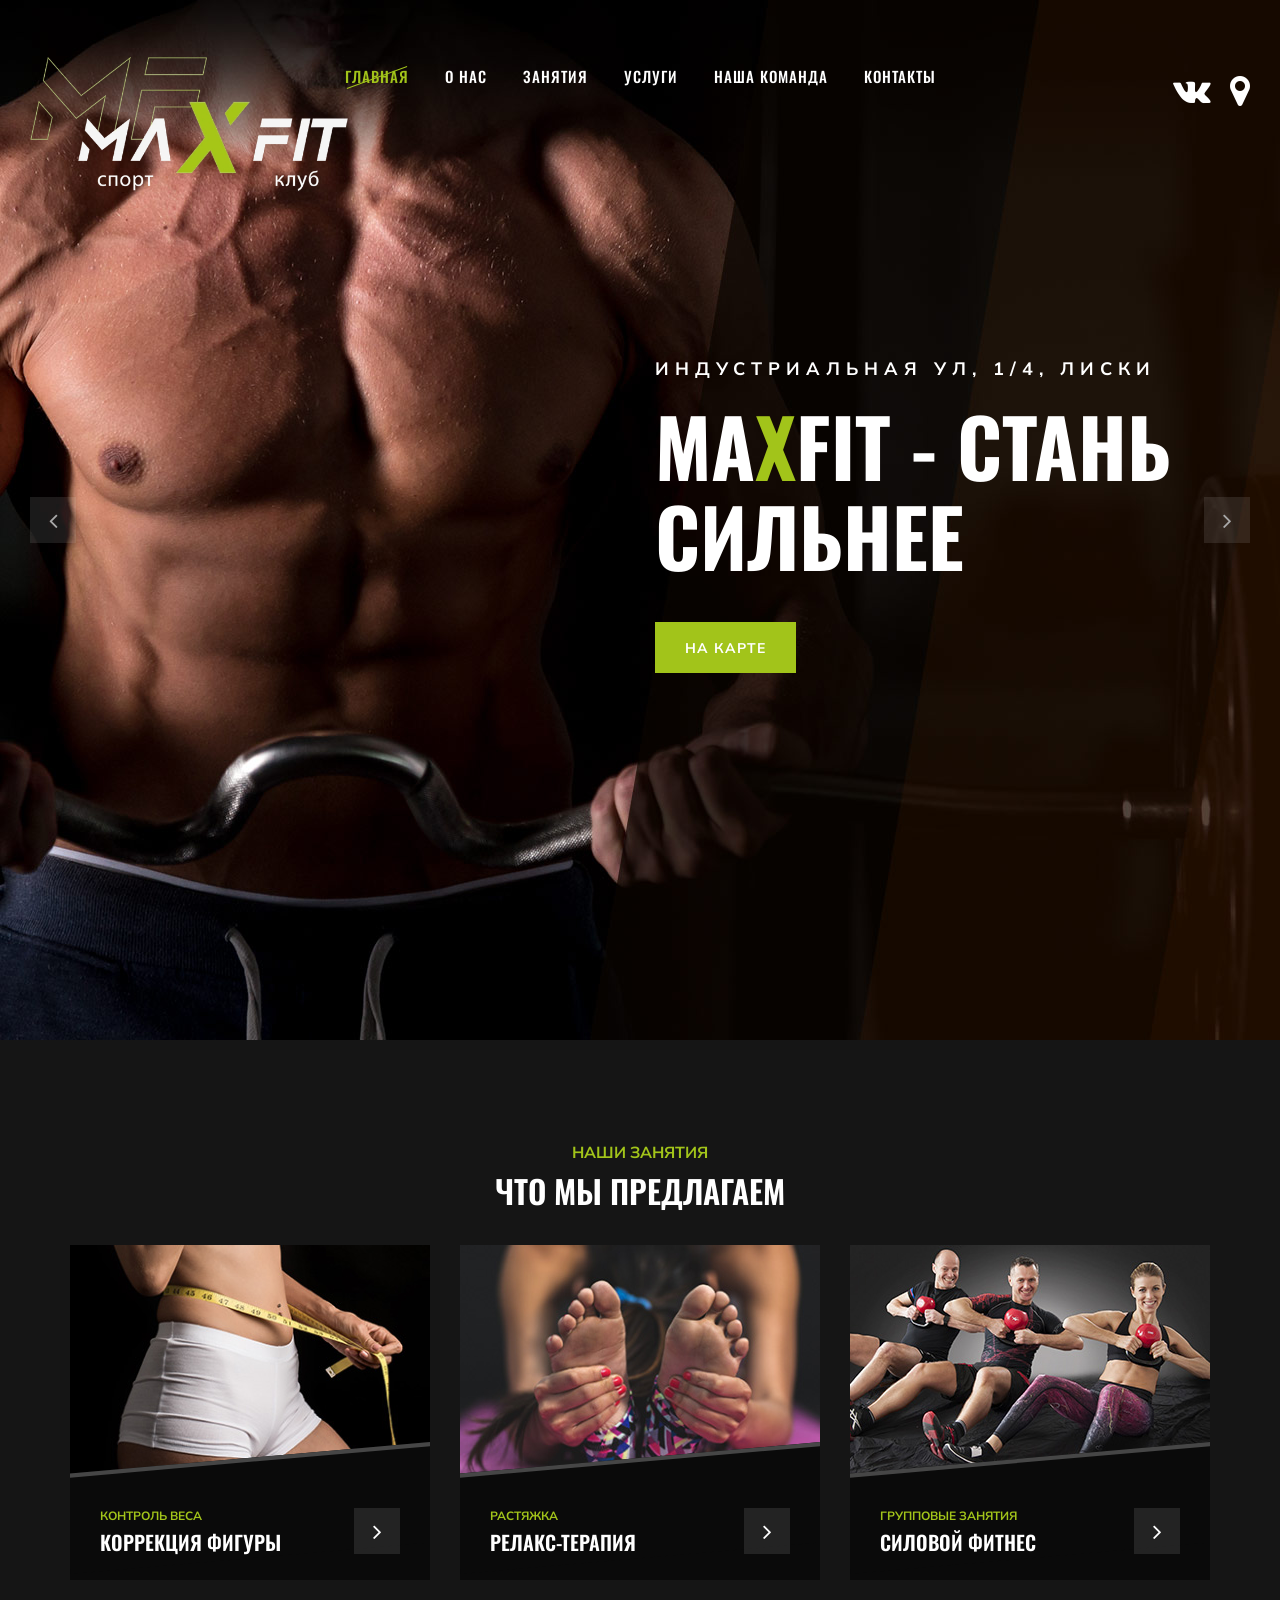
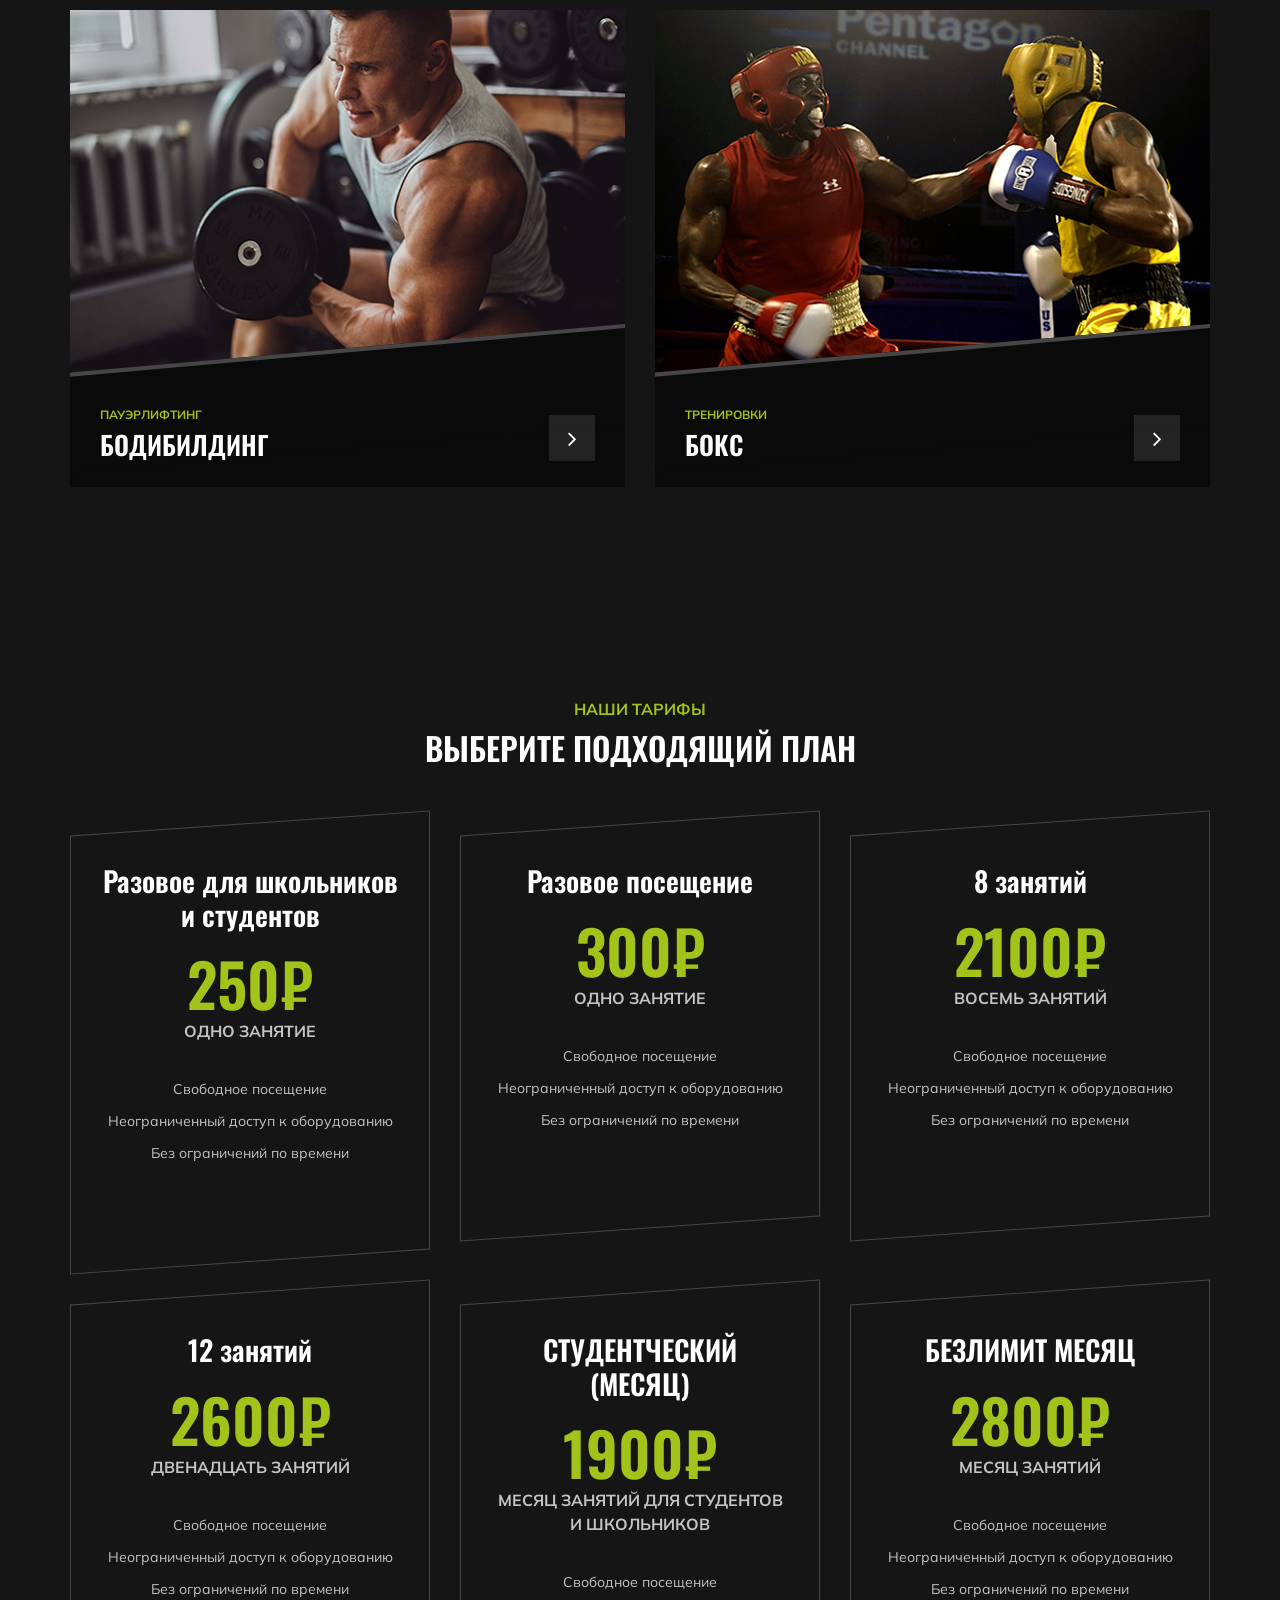
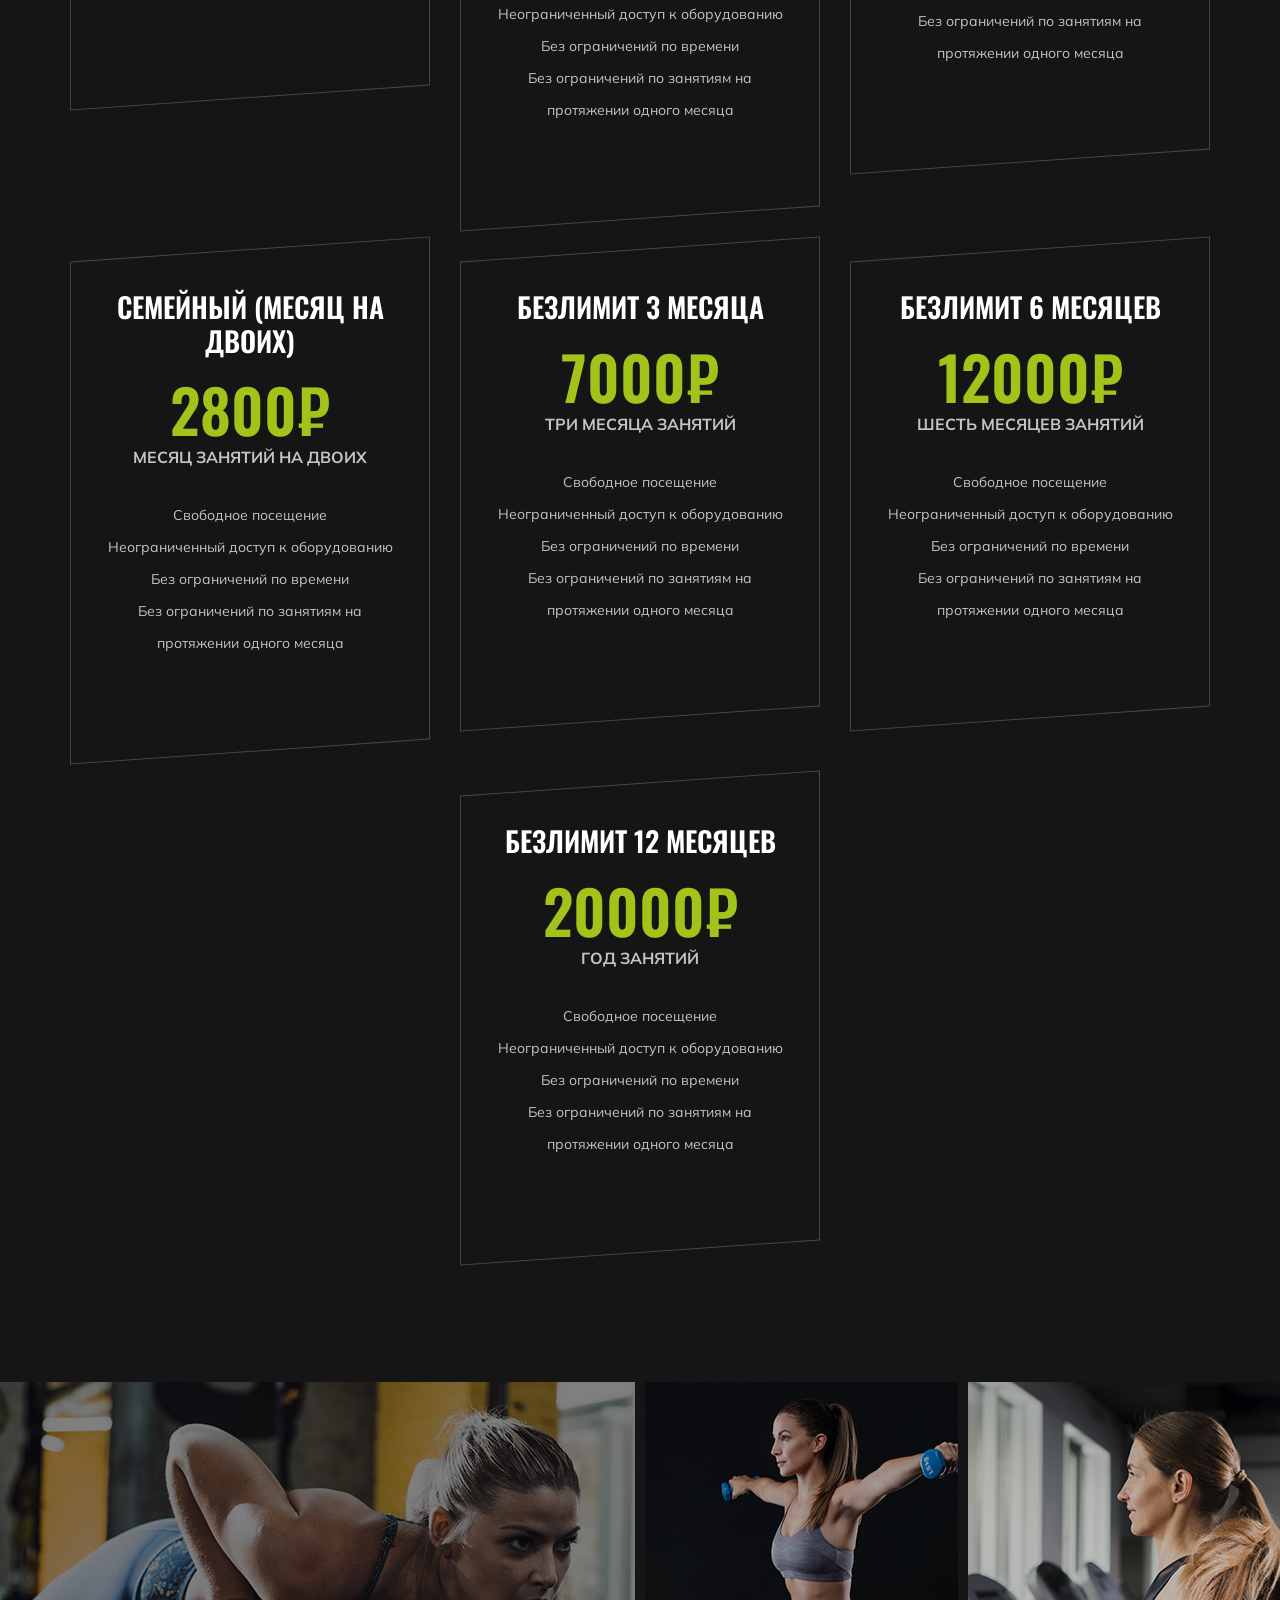
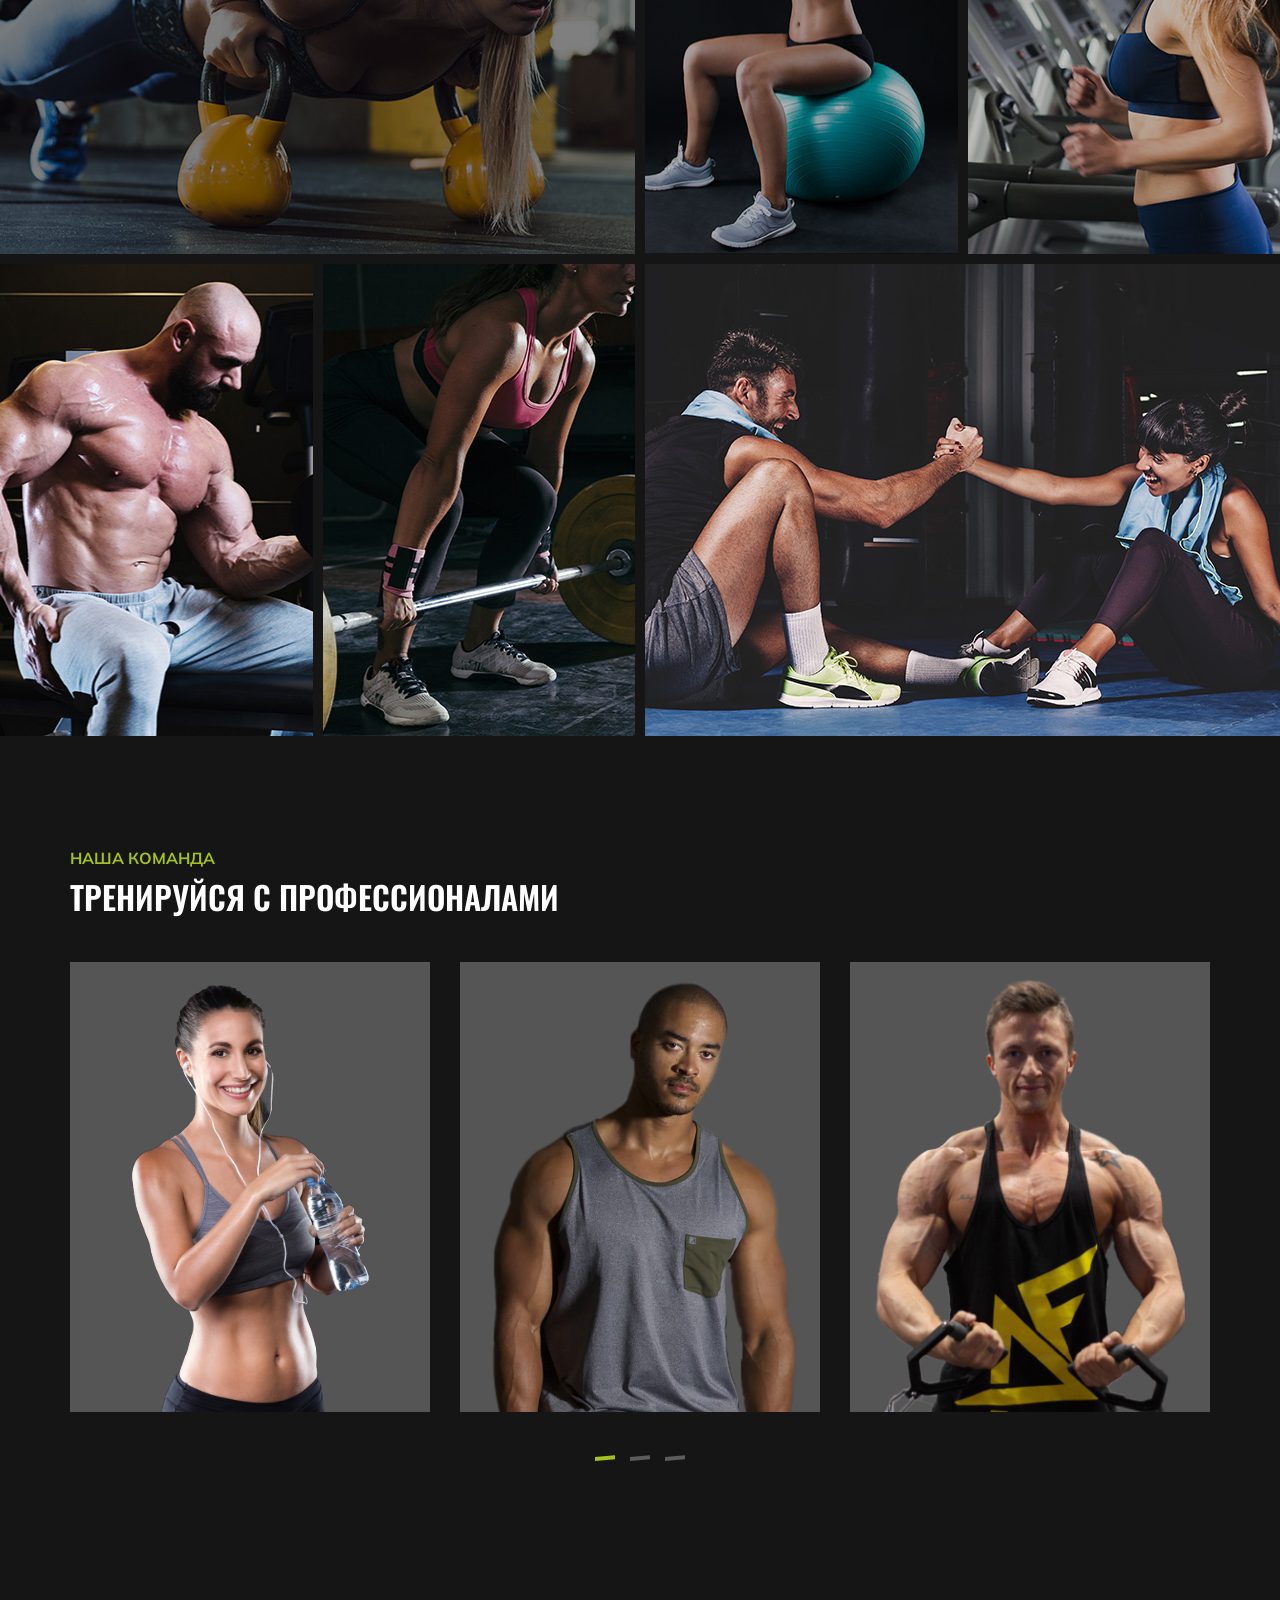
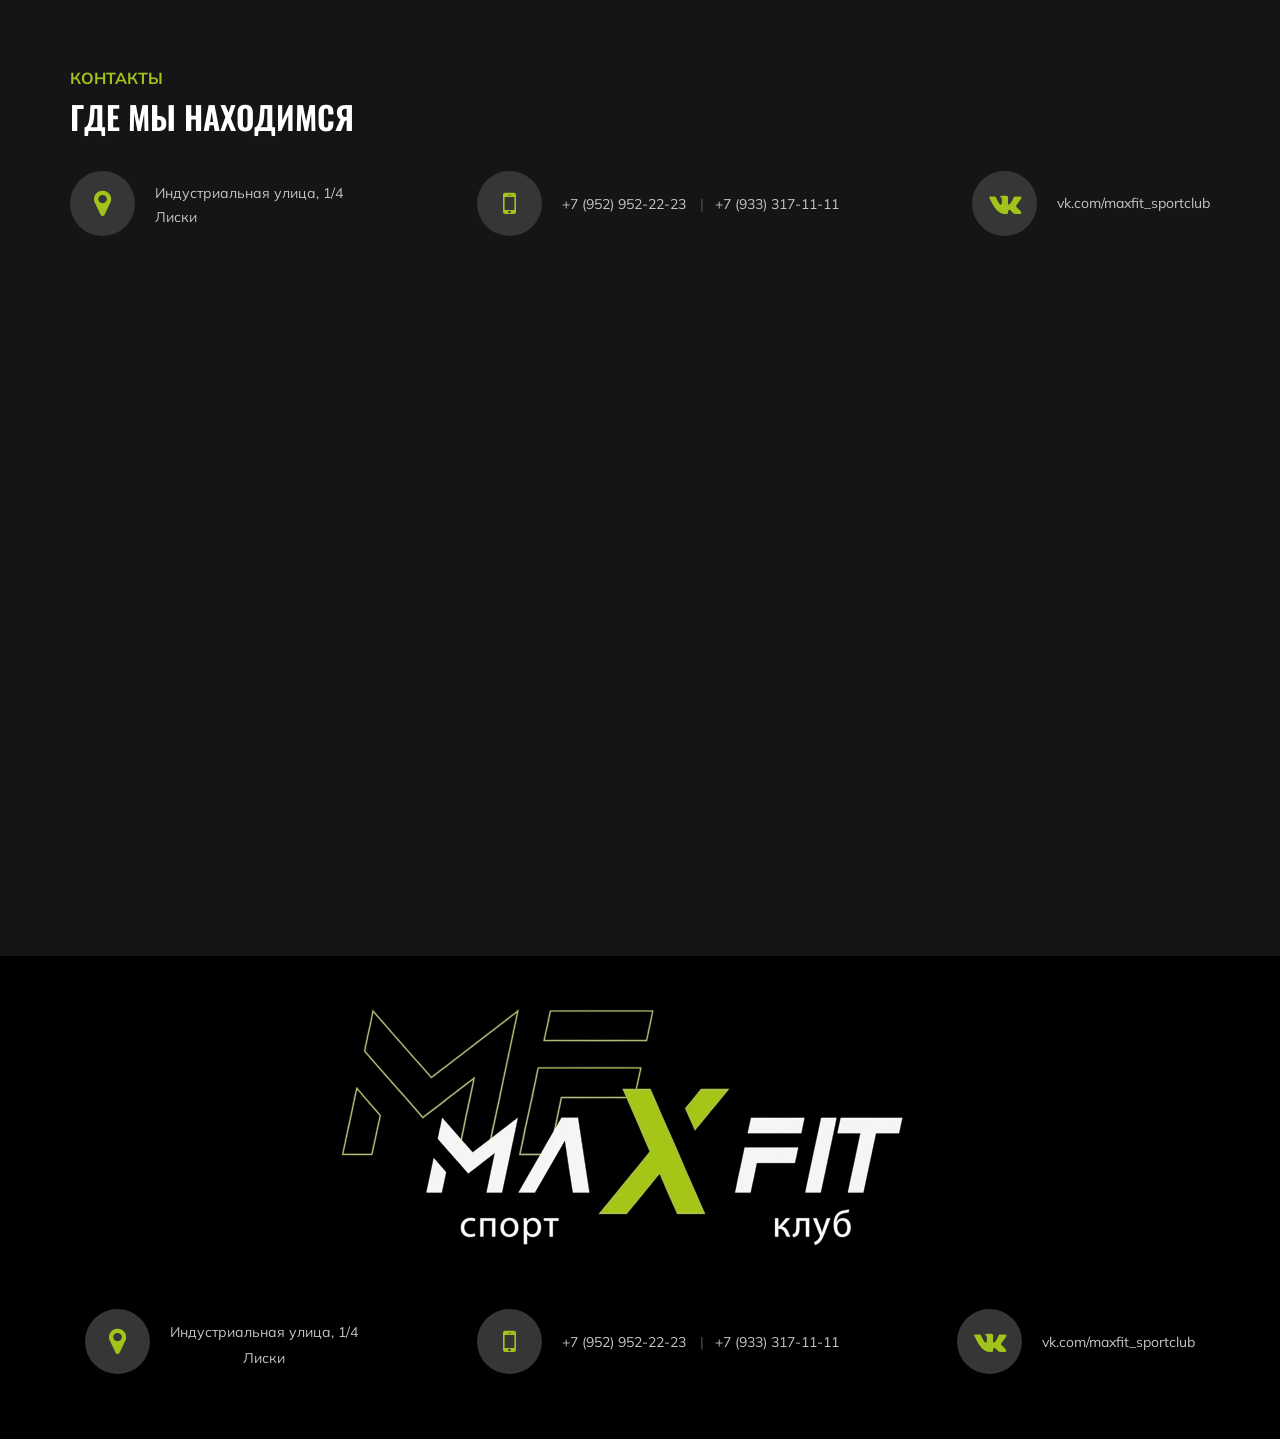
<file: index.html>
<!DOCTYPE html>
<html lang="zxx">

<head>
    <meta charset="UTF-8">
    <meta name="description" content="Шаблон спортзала">
    <meta name="keywords" content="Спортзал, фитнес, тренировки, html">
    <meta name="viewport" content="width=device-width, initial-scale=1.0">
    <meta http-equiv="X-UA-Compatible" content="ie=edge">
    <title>MaxFit Лиски</title>
    <link rel="icon" type="image/png" href="img/fa.png">

    <!-- Google Font -->
    <link href="https://fonts.googleapis.com/css?family=Muli:300,400,500,600,700,800,900&display=swap" rel="stylesheet">
    <link href="https://fonts.googleapis.com/css?family=Oswald:300,400,500,600,700&display=swap" rel="stylesheet">

    <!-- Css Styles -->
    <link rel="stylesheet" href="css/bootstrap.min.css" type="text/css">
    <link rel="stylesheet" href="css/font-awesome.min.css" type="text/css">
    <link rel="stylesheet" href="css/flaticon.css" type="text/css">
    <link rel="stylesheet" href="css/owl.carousel.min.css" type="text/css">
    <link rel="stylesheet" href="css/barfiller.css" type="text/css">
    <link rel="stylesheet" href="css/magnific-popup.css" type="text/css">
    <link rel="stylesheet" href="css/slicknav.min.css" type="text/css">
    <link rel="stylesheet" href="css/style.css" type="text/css">
</head>

<body>
    <!-- Page Preloder -->
    <div id="preloder">
        <div class="loader"></div>
    </div>

    <!-- Offcanvas Menu Section Begin -->
    <div class="offcanvas-menu-overlay"></div>
    <div class="offcanvas-menu-wrapper">
        <div class="canvas-close">
            <i class="fa fa-close"></i>
        </div>
        <div class="canvas-search search-switch">
            <i class="fa fa-search"></i>
        </div>
        <nav class="canvas-menu mobile-menu">
            <ul>
                <li><a href="./index.html">Главная</a></li>
                <li><a href="./about-us.html">О нас</a></li>
                <li><a href="./classes.html">Занятия</a></li>
                <li><a href="./services.html">Услуги</a></li>
                <li><a href="./team.html">Наша команда</a></li>
                <li><a href="#">Страницы</a>
                    <ul class="dropdown">
                        <li><a href="./about-us.html">О нас</a></li>
                        <li><a href="./class-timetable.html">Расписание занятий</a></li>
                        <li><a href="./bmi-calculator.html">Калькулятор ИМТ</a></li>
                        <li><a href="./team.html">Наша команда</a></li>
                        <li><a href="./gallery.html">Галерея</a></li>
                        <li><a href="./blog.html">Наш блог</a></li>
                        <li><a href="./404.html">404</a></li>
                    </ul>
                </li>
                <li><a href="./contact.html">Контакты</a></li>
            </ul>
        </nav>
        <div id="mobile-menu-wrap"></div>
        <div class="canvas-social">
            <a href="#"><i class="fa fa-facebook"></i></a>
            <a href="#"><i class="fa fa-twitter"></i></a>
            <a href="#"><i class="fa fa-youtube-play"></i></a>
            <a href="#"><i class="fa fa-instagram"></i></a>
        </div>
    </div>
         <!-- Offcanvas Menu Section End -->

    <!-- Header Section Begin -->
    <header class="header-section">
        <div class="container-fluid">
            <div class="row">
                <div class="col-lg-3">
                    <div class="logo">
                        <a href="./index.html">
                            <img src="img/logo.png" alt="">
                        </a>
                    </div>
                </div>
                <div class="col-lg-6">
                    <nav class="nav-menu">
                        <ul>
                            <li class="active"><a href="./index.html">Главная</a></li>
                            <li><a href="./about-us.html">О нас</a></li>
                            <li><a href="./class-details.html">Занятия</a></li>
                            <li><a href="./services.html">Услуги</a></li>
                            <li><a href="./team.html">Наша команда</a></li>
                            <li><a href="./contact.html">Контакты</a></li>
                        </ul>
                    </nav>
                </div>
                <div class="col-lg-3">
                    <div class="top-option">
                        <div class="to-social">
                            <a href="https://vk.com/maxfit_sportclub" target="_blank">
                                <i class="fa fa-vk"></i>
                            </a>
                            <a href="https://yandex.ru/maps/-/CPCFrOp4" target="_blank"><i class="fa fa-map-marker"></i></a>
                        </div>
                    </div>
                </div>
            </div>
            <div class="canvas-open">
                <i class="fa fa-bars"></i>
            </div>
        </div>
    </header>
    <!-- Header End -->

    <!-- Hero Section Begin -->
    <section class="hero-section">
        <div class="hs-slider owl-carousel">
            <div class="hs-item set-bg" data-setbg="img/hero/hero-1.jpg">
                <div class="container">
                    <div class="row">
                        <div class="col-lg-6 offset-lg-6">
                            <div class="hi-text">
                                <span>Индустриальная ул, 1/4, Лиски</span>
                                <h1>ma<strong>X</strong>fit - стань сильнее</h1>
                                <a href="#contact" class="primary-btn">На карте</a>
                            </div>
                        </div>
                    </div>
                </div>
            </div>
            <div class="hs-item set-bg" data-setbg="img/hero/hero-2.jpg">
                <div class="container">
                    <div class="row">
                        <div class="col-lg-6 offset-lg-6">
                            <div class="hi-text">
                                <span>Индустриальная ул, 1/4, Лиски</span>
                                <h1>ma<strong>X</strong>fit - стань сильнее</h1>
                                <a href="#contact" class="primary-btn">На карте</a>
                            </div>
                        </div>
                    </div>
                </div>
            </div>
        </div>
    </section>
    <!-- Hero Section End -->



    <section class="classes-section spad">
        <div class="container">
            <div class="row">
                <div class="col-lg-12">
                    <div class="section-title">
                        <span>Наши занятия</span>
                        <h2>ЧТО МЫ ПРЕДЛАГАЕМ</h2>
                    </div>
                </div>
            </div>
            <div class="row">
                <div class="col-lg-4 col-md-6">
                    <div class="class-item">
                        <div class="ci-pic">
                            <img src="img/classes/class-1.jpg" alt="">
                        </div>
                        <div class="ci-text">
                            <span>Контроль веса</span>
                            <h5>Коррекция фигуры</h5>
                            <a href="#"><i class="fa fa-angle-right"></i></a>
                        </div>
                    </div>
                </div>
                <div class="col-lg-4 col-md-6">
                    <div class="class-item">
                        <div class="ci-pic">
                            <img src="img/classes/class-2.jpg" alt="">
                        </div>
                        <div class="ci-text">
                            <span>Растяжка</span>
                            <h5>Релакс-терапия</h5>
                            <a href="#"><i class="fa fa-angle-right"></i></a>
                        </div>
                    </div>
                </div>
                <div class="col-lg-4 col-md-6">
                    <div class="class-item">
                        <div class="ci-pic">
                            <img src="img/classes/class-3.jpg" alt="">
                        </div>
                        <div class="ci-text">
                            <span>Групповые занятия</span>
                            <h5>Силовой фитнес</h5>
                            <a href="#"><i class="fa fa-angle-right"></i></a>
                        </div>
                    </div>
                </div>
                <div class="col-lg-6 col-md-6">
                    <div class="class-item">
                        <div class="ci-pic">
                            <img src="img/classes/class-4.jpg" alt="">
                        </div>
                        <div class="ci-text">
                            <span>Пауэрлифтинг</span>
                            <h4>Бодибилдинг</h4>
                            <a href="#"><i class="fa fa-angle-right"></i></a>
                        </div>
                    </div>
                </div>
                <div class="col-lg-6">
                    <div class="class-item">
                        <div class="ci-pic">
                            <img src="img/classes/class-5.jpg" alt="">
                        </div>
                        <div class="ci-text">
                            <span>Тренировки</span>
                            <h4>Бокс</h4>
                            <a href="#"><i class="fa fa-angle-right"></i></a>
                        </div>
                    </div>
                </div>
            </div>
        </div>
    </section>
    
    
    <!-- Pricing Section Begin -->
    <section class="pricing-section spad">
        <div class="container">
            <div class="row">
                <div class="col-lg-12">
                    <div class="section-title">
                        <span>Наши тарифы</span>
                        <h2>Выберите подходящий план</h2>
                    </div>
                </div>
            </div>
            <div class="row justify-content-center">
                <div class="col-lg-4 col-md-8">
                    <div class="ps-item">
                        <h3>Разовое для школьников и студентов</h3>
                        <div class="pi-price">
                            <h2>250₽</h2>
                            <span>ОДНО ЗАНЯТИЕ</span>
                        </div>
                        <ul>
                            <li>Свободное посещение</li>
                            <li>Неограниченный доступ к оборудованию</li>
                            <li>Без ограничений по времени</li>
                        </ul>
                       <!--- <a href="#" class="primary-btn pricing-btn">Записаться</a> --->
                    </div>
                </div>
                <div class="col-lg-4 col-md-8">
                    <div class="ps-item">
                        <h3>Разовое посещение</h3>
                        <div class="pi-price">
                            <h2>300₽</h2>
                            <span>ОДНО ЗАНЯТИЕ</span>
                        </div>
                        <ul>
                            <li>Свободное посещение</li>
                            <li>Неограниченный доступ к оборудованию</li>
                            <li>Без ограничений по времени</li>
                        </ul>
                    </div>
                </div>            
                <div class="col-lg-4 col-md-8">
                    <div class="ps-item">
                        <h3>8 занятий</h3>
                        <div class="pi-price">
                            <h2>2100₽</h2>
                            <span>ВОСЕМЬ ЗАНЯТИЙ</span>
                        </div>
                        <ul>
                            <li>Свободное посещение</li>
                            <li>Неограниченный доступ к оборудованию</li>
                            <li>Без ограничений по времени</li>
                        </ul>
                    </div>
                </div>
                <div class="col-lg-4 col-md-8">
                    <div class="ps-item">
                        <h3>12 занятий</h3>
                        <div class="pi-price">
                            <h2>2600₽</h2>
                            <span>ДВЕНАДЦАТЬ ЗАНЯТИЙ</span>
                        </div>
                        <ul>
                            <li>Свободное посещение</li>
                            <li>Неограниченный доступ к оборудованию</li>
                            <li>Без ограничений по времени</li>
                        </ul>
                    </div>
                </div>
                    <div class="col-lg-4 col-md-8">
                    <div class="ps-item">
                        <h3>СТУДЕНТЧЕСКИЙ (МЕСЯЦ)</h3>
                        <div class="pi-price">
                            <h2>1900₽</h2>
                            <span>МЕСЯЦ ЗАНЯТИЙ ДЛЯ СТУДЕНТОВ И ШКОЛЬНИКОВ</span>
                        </div>
                        <ul>
                            <li>Свободное посещение</li>
                            <li>Неограниченный доступ к оборудованию</li>
                            <li>Без ограничений по времени</li>
                            <li>Без ограничений по занятиям на протяжении одного месяца</li>
                        </ul>
                    </div>
                </div>
                <div class="col-lg-4 col-md-8">
                    <div class="ps-item">
                        <h3>БЕЗЛИМИТ МЕСЯЦ</h3>
                        <div class="pi-price">
                            <h2>2800₽</h2>
                            <span>МЕСЯЦ ЗАНЯТИЙ</span>
                        </div>
                        <ul>
                            <li>Свободное посещение</li>
                            <li>Неограниченный доступ к оборудованию</li>
                            <li>Без ограничений по времени</li>
                            <li>Без ограничений по занятиям на протяжении одного месяца</li>
                        </ul>
                    </div>
                </div>
                <div class="col-lg-4 col-md-8">
                    <div class="ps-item">
                        <h3>СЕМЕЙНЫЙ (МЕСЯЦ НА ДВОИХ)</h3>
                        <div class="pi-price">
                            <h2>2800₽</h2>
                            <span>МЕСЯЦ ЗАНЯТИЙ НА ДВОИХ</span>
                        </div>
                        <ul>
                            <li>Свободное посещение</li>
                            <li>Неограниченный доступ к оборудованию</li>
                            <li>Без ограничений по времени</li>
                            <li>Без ограничений по занятиям на протяжении одного месяца</li>
                        </ul>
                    </div>
                </div>
                <div class="col-lg-4 col-md-8">
                    <div class="ps-item">
                        <h3>БЕЗЛИМИТ 3 МЕСЯЦА</h3>
                        <div class="pi-price">
                            <h2>7000₽</h2>
                            <span>ТРИ МЕСЯЦА ЗАНЯТИЙ</span>
                        </div>
                        <ul>
                            <li>Свободное посещение</li>
                            <li>Неограниченный доступ к оборудованию</li>
                            <li>Без ограничений по времени</li>
                            <li>Без ограничений по занятиям на протяжении одного месяца</li>
                        </ul>
                    </div>
                </div>
                <div class="col-lg-4 col-md-8">
                    <div class="ps-item">
                        <h3>БЕЗЛИМИТ 6 МЕСЯЦЕВ</h3>
                        <div class="pi-price">
                            <h2>12000₽</h2>
                            <span>ШЕСТЬ МЕСЯЦЕВ ЗАНЯТИЙ</span>
                        </div>
                        <ul>
                            <li>Свободное посещение</li>
                            <li>Неограниченный доступ к оборудованию</li>
                            <li>Без ограничений по времени</li>
                            <li>Без ограничений по занятиям на протяжении одного месяца</li>
                        </ul>
                    </div>
                </div>
                <div class="col-lg-4 col-md-8">
                    <div class="ps-item">
                        <h3>БЕЗЛИМИТ 12 МЕСЯЦЕВ</h3>
                        <div class="pi-price">
                            <h2>20000₽</h2>
                            <span>ГОД ЗАНЯТИЙ</span>
                        </div>
                        <ul>
                            <li>Свободное посещение</li>
                            <li>Неограниченный доступ к оборудованию</li>
                            <li>Без ограничений по времени</li>
                            <li>Без ограничений по занятиям на протяжении одного месяца</li>
                        </ul>
                    </div>
                </div>
        </div>
    </section>
    <!-- Pricing Section End -->

    <!-- Gallery Section Begin -->
    <div class="gallery-section">
        <div class="gallery">
            <div class="grid-sizer"></div>
            <div class="gs-item grid-wide set-bg" data-setbg="img/gallery/gallery-1.jpg">
                <a href="img/gallery/gallery-1.jpg" class="thumb-icon image-popup"><i class="fa fa-picture-o"></i></a>
            </div>
            <div class="gs-item set-bg" data-setbg="img/gallery/gallery-2.jpg">
                <a href="img/gallery/gallery-2.jpg" class="thumb-icon image-popup"><i class="fa fa-picture-o"></i></a>
            </div>
            <div class="gs-item set-bg" data-setbg="img/gallery/gallery-3.jpg">
                <a href="img/gallery/gallery-3.jpg" class="thumb-icon image-popup"><i class="fa fa-picture-o"></i></a>
            </div>
            <div class="gs-item set-bg" data-setbg="img/gallery/gallery-4.jpg">
                <a href="img/gallery/gallery-4.jpg" class="thumb-icon image-popup"><i class="fa fa-picture-o"></i></a>
            </div>
            <div class="gs-item set-bg" data-setbg="img/gallery/gallery-5.jpg">
                <a href="img/gallery/gallery-5.jpg" class="thumb-icon image-popup"><i class="fa fa-picture-o"></i></a>
            </div>
            <div class="gs-item grid-wide set-bg" data-setbg="img/gallery/gallery-6.jpg">
                <a href="img/gallery/gallery-6.jpg" class="thumb-icon image-popup"><i class="fa fa-picture-o"></i></a>
            </div>
        </div>
    </div>
    <!-- Gallery Section End -->

    <!-- Team Section Begin -->
    <section class="team-section spad">
        <div class="container">
            <div class="row">
                <div class="col-lg-12">
                    <div class="team-title">
                        <div class="section-title">
                            <span>Наша команда</span>
                            <h2>ТРЕНИРУЙСЯ С ПРОФЕССИОНАЛАМИ</h2>
                        </div>
                    </div>
                </div>
            </div>
            <div class="row">
                <div class="ts-slider owl-carousel">
                    <div class="col-lg-4">
                        <div class="ts-item set-bg" data-setbg="img/team/team-1.jpg">
                            <div class="ts_text">
                                <h4>Athart Rachel</h4>
                                <span>Тренер</span>
                            </div>
                        </div>
                    </div>
                    <div class="col-lg-4">
                        <div class="ts-item set-bg" data-setbg="img/team/team-2.jpg">
                            <div class="ts_text">
                                <h4>Athart Rachel</h4>
                                <span>Тренер</span>
                            </div>
                        </div>
                    </div>
                    <div class="col-lg-4">
                        <div class="ts-item set-bg" data-setbg="img/team/team-3.jpg">
                            <div class="ts_text">
                                <h4>Athart Rachel</h4>
                                <span>Тренер</span>
                            </div>
                        </div>
                    </div>
                    <div class="col-lg-4">
                        <div class="ts-item set-bg" data-setbg="img/team/team-4.jpg">
                            <div class="ts_text">
                                <h4>Athart Rachel</h4>
                                <span>Тренер</span>
                            </div>
                        </div>
                    </div>
                    <div class="col-lg-4">
                        <div class="ts-item set-bg" data-setbg="img/team/team-5.jpg">
                            <div class="ts_text">
                                <h4>Athart Rachel</h4>
                                <span>Тренер</span>
                            </div>
                        </div>
                    </div>
                    <div class="col-lg-4">
                        <div class="ts-item set-bg" data-setbg="img/team/team-6.jpg">
                            <div class="ts_text">
                                <h4>Athart Rachel</h4>
                                <span>Тренер</span>
                            </div>
                        </div>
                    </div>
                </div>
            </div>
        </div>
    </section>
    <!-- Team Section End -->


        <section id="contact" class="contact-section spad">
        <div class="container">
            <div class="row">
                <div class="col-lg-12">
                    <div class="section-title contact-title">
                        <span>КОНТАКТЫ</span>
                        <h2>ГДЕ МЫ НАХОДИМСЯ</h2>
                    </div>
                    <div class="contact-widget">
                        <div class="cw-text">
                            <i class="fa fa-map-marker"></i>
                            <p>Индустриальная улица, 1/4<br/> Лиски</p>
                        </div>
                        <div class="cw-text">
                            <i class="fa fa-mobile"></i>
                            <ul>
                                <li>
                                    <a href="tel:+79529522223">+7 (952) 952-22-23</a>
                                </li>
                                <li>
                                    <a href="tel:+79333171111">+7 (933) 317-11-11</a>
                                </li>
                            </ul>
                        </div>
                        <div class="cw-text email">
                            <i class="fa fa-vk"></i>
                                <p>
                                    <a href="https://vk.com/maxfit_sportclub" target="_blank">
                                        vk.com/maxfit_sportclub
                                    </a>
                                </p>
                        </div>
                        
                    </div>
                </div>
            </div>
            <div class="map">
                <iframe src="https://yandex.ru/map-widget/v1/?um=constructor%3A67a189aaf73d39282fb2c5b20a10379da626d52ca16cef71e7ffc784cd1b4e11&amp;source=constructor"
                 width="1100" height="500" frameborder="0">
                </iframe>
            </div>
        </div>
    </section>
    <!-- Footer Section Begin -->
    <section class="footer-section">
        <div class="container">
            <div class="row">
                <div class="col-12"> <div class="fs-about text-center">
                    <div class="fs-about">
                        <div class="fa-logo">
                            <a href="#"><img src="img/logo.png" alt=""></a>
                        </div>
                        <div class="col-lg-12">
                            <div class="contact-widget">
                                <div class="cw-text">
                                    <i class="fa fa-map-marker"></i>
                                    <p>Индустриальная улица, 1/4<br/> Лиски</p>
                                </div>
                                <div class="cw-text">
                                    <i class="fa fa-mobile"></i>
                                    <ul>
                                        <li>
                                            <a href="tel:+79529522223">+7 (952) 952-22-23</a>
                                        </li>
                                        <li>
                                            <a href="tel:+79333171111">+7 (933) 317-11-11</a>
                                        </li>
                                    </ul>
                                </div>
                                <div class="cw-text email">
                                    <i class="fa fa-vk"></i>
                                        <p>
                                            <a href="https://vk.com/maxfit_sportclub" target="_blank">
                                                vk.com/maxfit_sportclub
                                            </a>
                                        </p>
                                </div>
                                
                            </div>
                        </div>
                    </div>
                </div>
                </div>
            </div>
        </div>
    </section>
    <!-- Footer Section End -->

    <!-- Search model Begin -->
    <div class="search-model">
        <div class="h-100 d-flex align-items-center justify-content-center">
            <div class="search-close-switch">+</div>
            <form class="search-model-form">
                <input type="text" id="search-input" placeholder="Поиск.....">
            </form>
        </div>
    </div>
    <!-- Search model end -->

    <!-- Js Plugins -->
    <script src="js/jquery-3.3.1.min.js"></script>
    <script src="js/bootstrap.min.js"></script>
    <script src="js/jquery.magnific-popup.min.js"></script>
    <script src="js/masonry.pkgd.min.js"></script>
    <script src="js/jquery.barfiller.js"></script>
    <script src="js/jquery.slicknav.js"></script>
    <script src="js/owl.carousel.min.js"></script>
    <script src="js/main.js"></script>



</body>

</html>
</file>
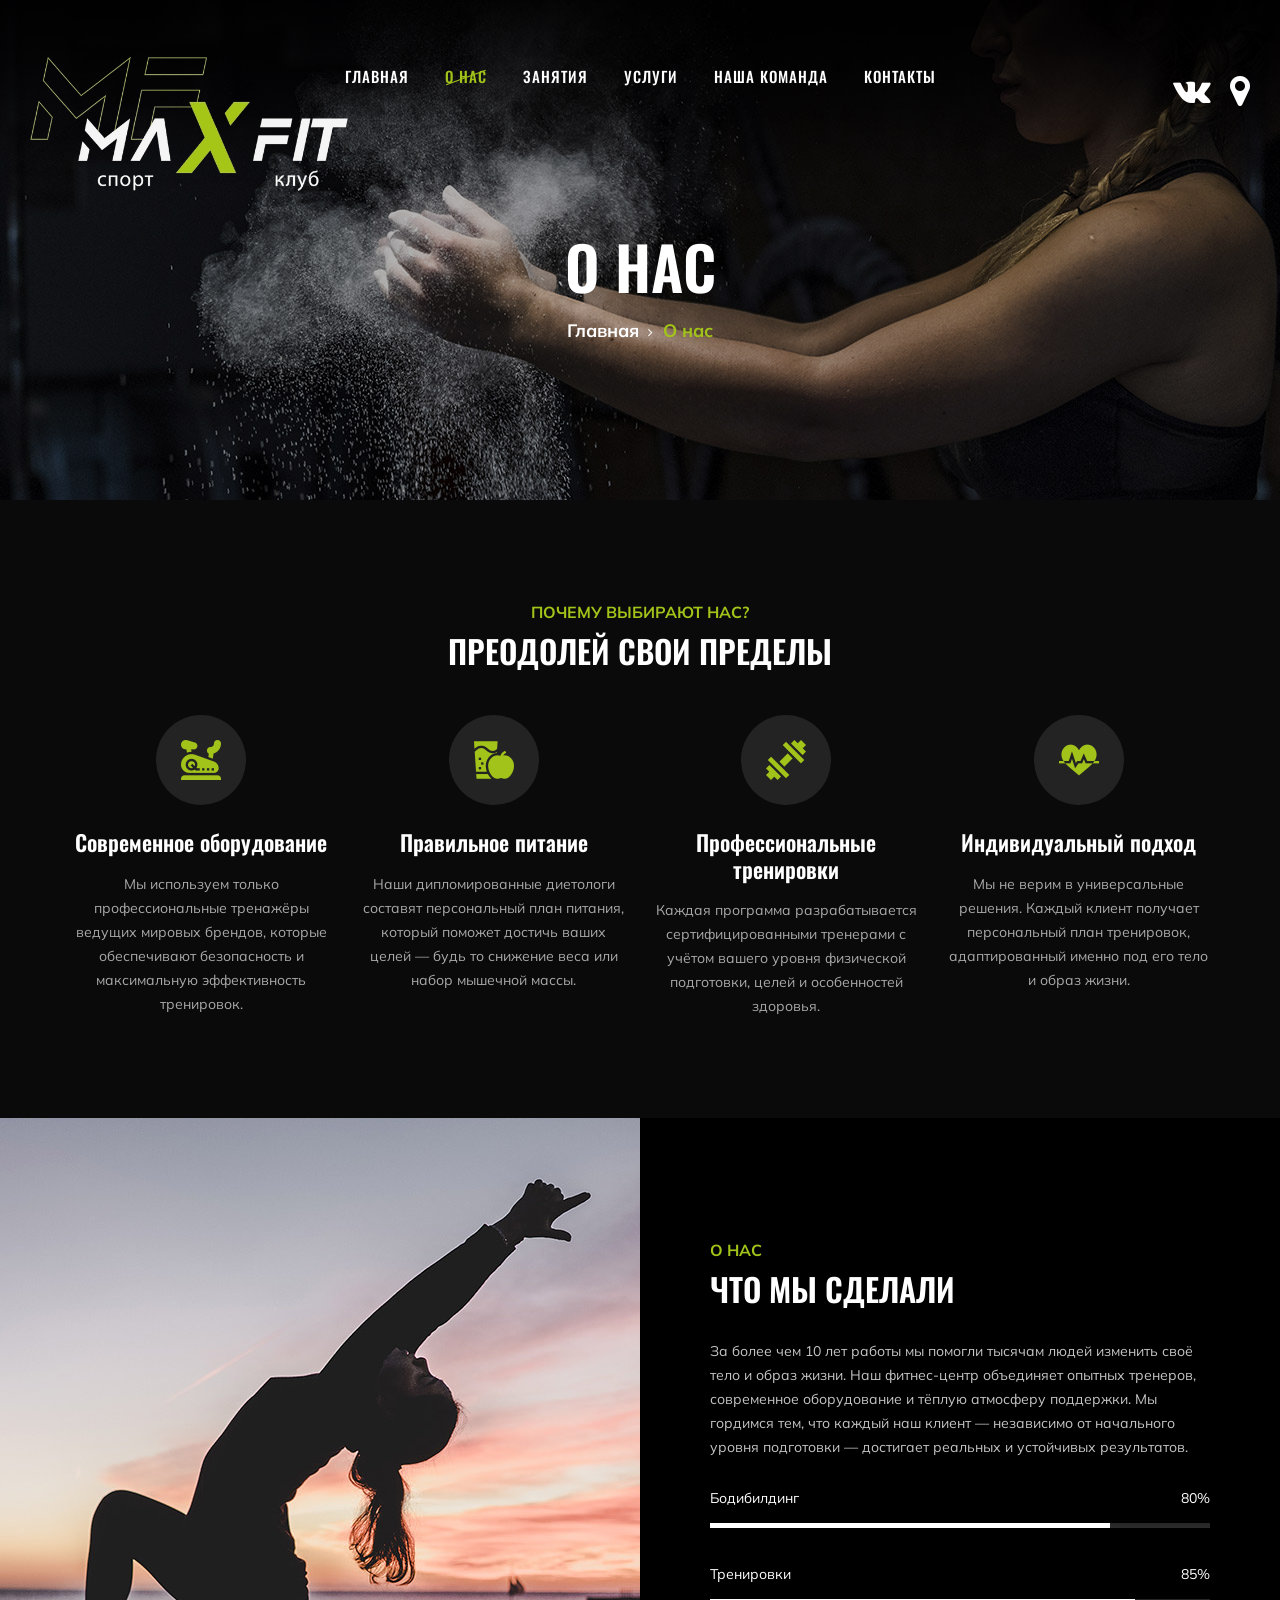
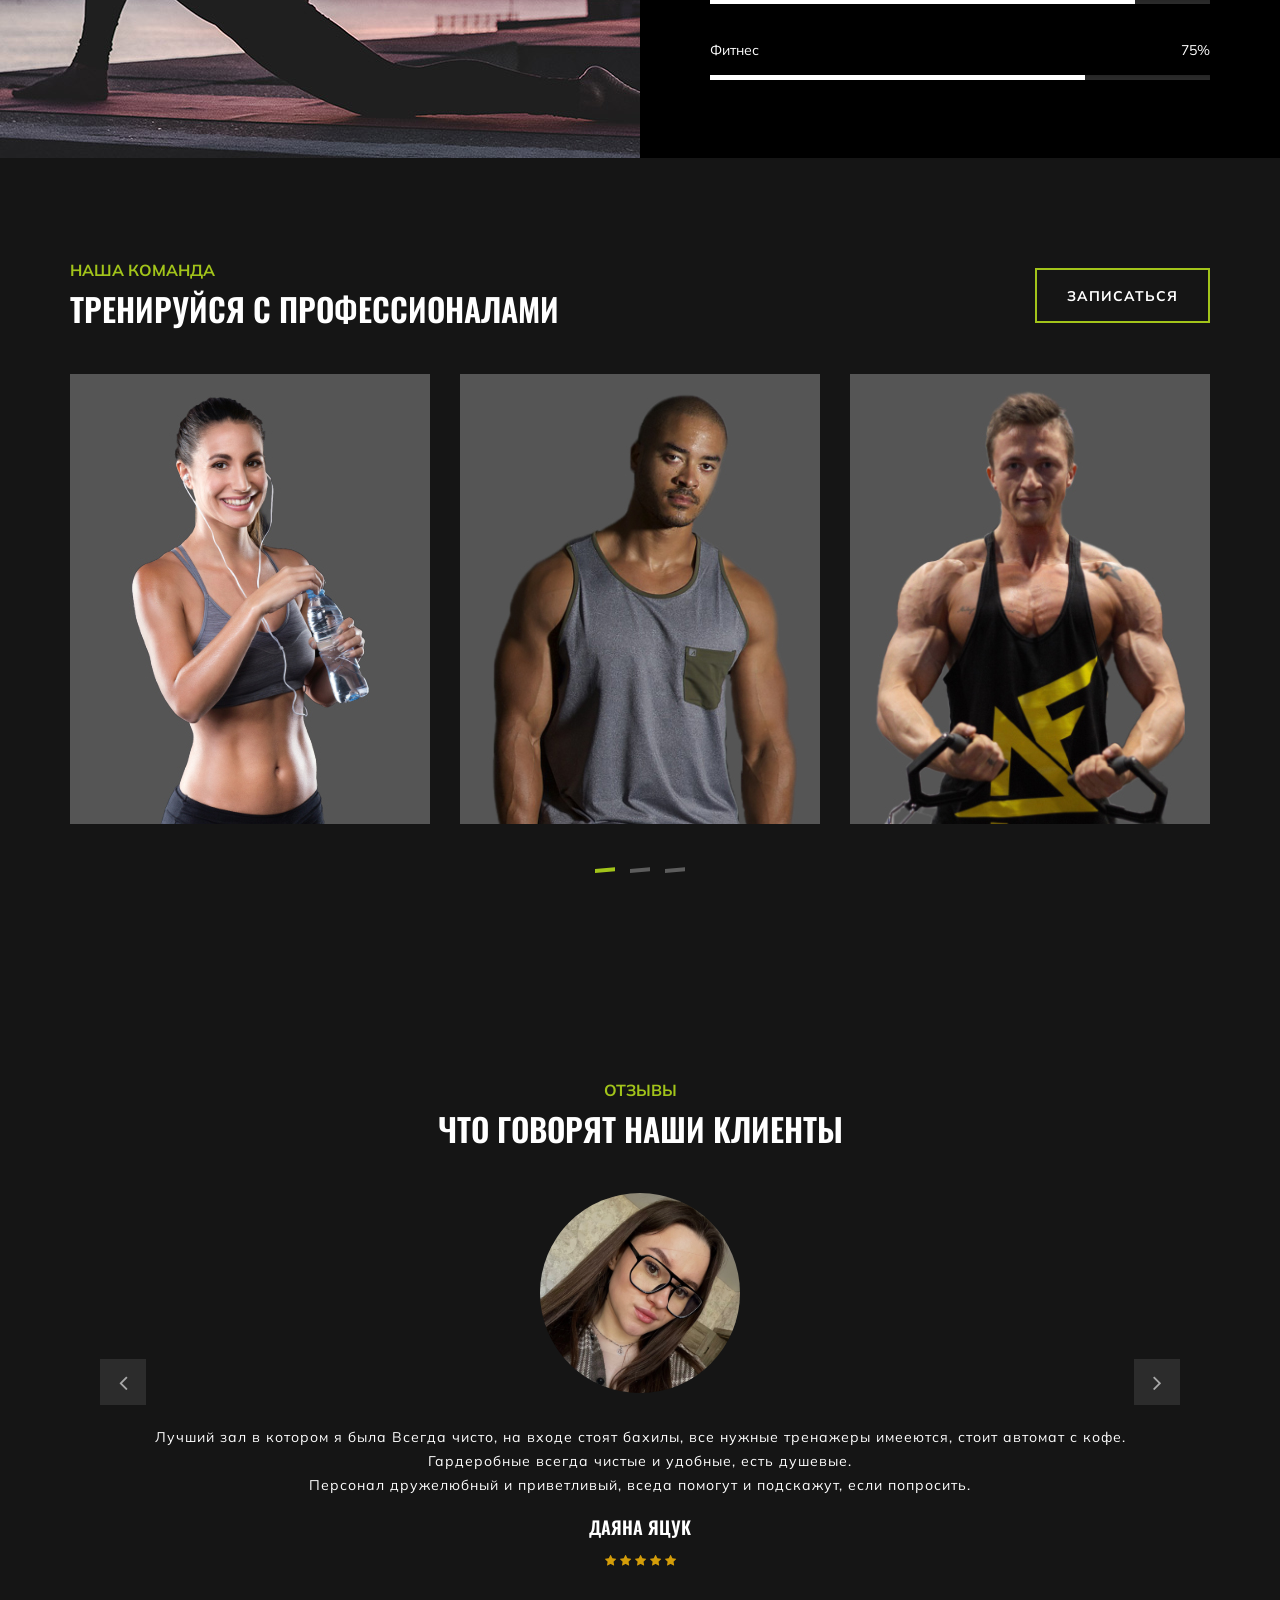
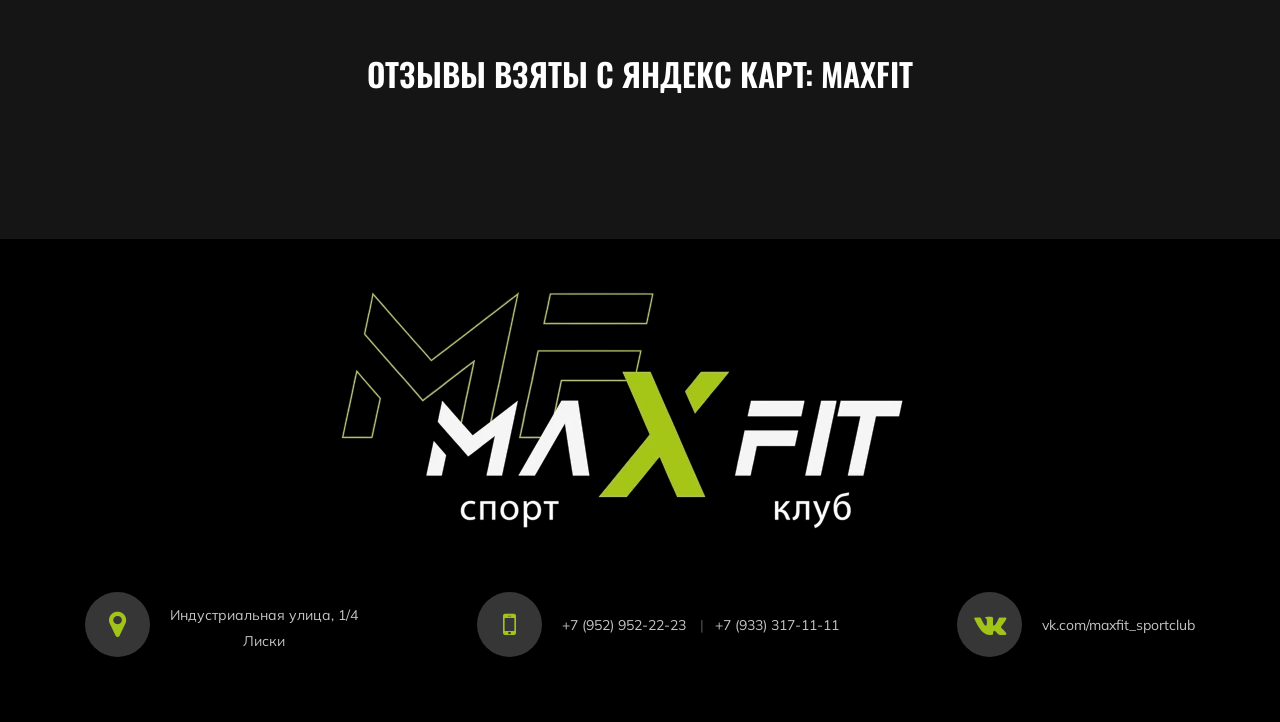
<file: about-us.html>
<!DOCTYPE html>
<html lang="ru">

<head>
    <meta charset="UTF-8">
    <meta name="description" content="Фитнес-центр">
    <meta name="keywords" content="Фитнес, тренажёрный зал, спорт, здоровье">
    <meta name="viewport" content="width=device-width, initial-scale=1.0">
    <meta http-equiv="X-UA-Compatible" content="ie=edge">
    <title>MaxFit Лиски</title>
    <link rel="icon" type="image/png" href="img/fa.png">

    <!-- Google Font -->
    <link href="https://fonts.googleapis.com/css?family=Muli:300,400,500,600,700,800,900&display=swap" rel="stylesheet">
    <link href="https://fonts.googleapis.com/css?family=Oswald:300,400,500,600,700&display=swap" rel="stylesheet">

    <!-- Css Styles -->
    <link rel="stylesheet" href="css/bootstrap.min.css" type="text/css">
    <link rel="stylesheet" href="css/font-awesome.min.css" type="text/css">
    <link rel="stylesheet" href="css/flaticon.css" type="text/css">
    <link rel="stylesheet" href="css/owl.carousel.min.css" type="text/css">
    <link rel="stylesheet" href="css/barfiller.css" type="text/css">
    <link rel="stylesheet" href="css/magnific-popup.css" type="text/css">
    <link rel="stylesheet" href="css/slicknav.min.css" type="text/css">
    <link rel="stylesheet" href="css/style.css" type="text/css">
</head>

<body>
    <!-- Page Preloder -->
    <div id="preloder">
        <div class="loader"></div>
    </div>

    <!-- Offcanvas Menu Section Begin -->
    <div class="offcanvas-menu-overlay"></div>
    <div class="offcanvas-menu-wrapper">
        <div class="canvas-close">
            <i class="fa fa-close"></i>
        </div>
        <div class="canvas-search search-switch">
            <i class="fa fa-search"></i>
        </div>
        <nav class="canvas-menu mobile-menu">
            <ul>
                <li><a href="./index.html">Главная</a></li>
                <li><a href="./about-us.html">О нас</a></li>
                <li><a href="./classes.html">Классы</a></li>
                <li><a href="./services.html">Услуги</a></li>
                <li><a href="./team.html">Наша команда</a></li>
                <li><a href="#">Страницы</a>
                    <ul class="dropdown">
                        <li><a href="./about-us.html">О нас</a></li>
                        <li><a href="./class-timetable.html">Расписание занятий</a></li>
                        <li><a href="./bmi-calculator.html">Калькулятор ИМТ</a></li>
                        <li><a href="./team.html">Наша команда</a></li>
                        <li><a href="./gallery.html">Галерея</a></li>
                        <li><a href="./blog.html">Наш блог</a></li>
                        <li><a href="./404.html">404</a></li>
                    </ul>
                </li>
                <li><a href="./contact.html">Контакты</a></li>
            </ul>
        </nav>
        <div id="mobile-menu-wrap"></div>
        <div class="canvas-social">
            <a href="#"><i class="fa fa-facebook"></i></a>
            <a href="#"><i class="fa fa-twitter"></i></a>
            <a href="#"><i class="fa fa-youtube-play"></i></a>
            <a href="#"><i class="fa fa-instagram"></i></a>
        </div>
    </div>
    <!-- Offcanvas Menu Section End -->

     <!-- Header Section Begin -->
    <header class="header-section">
        <div class="container-fluid">
            <div class="row">
                <div class="col-lg-3">
                    <div class="logo">
                        <a href="./index.html">
                            <img src="img/logo.png" alt="">
                        </a>
                    </div>
                </div>
                <div class="col-lg-6">
                    <nav class="nav-menu">
                        <ul>
                            <li><a href="./index.html">Главная</a></li>
                            <li class="active"><a href="./about-us.html">О нас</a></li>
                            <li><a href="./class-details.html">Занятия</a></li>
                            <li><a href="./services.html">Услуги</a></li>
                            <li><a href="./team.html">Наша команда</a></li>
                            <li><a href="./contact.html">Контакты</a></li>
                        </ul>
                    </nav>
                </div>
                <div class="col-lg-3">
                    <div class="top-option">
                        <div class="to-social">
                            <a href="https://vk.com/maxfit_sportclub" target="_blank">
                                <i class="fa fa-vk"></i>
                            </a>
                            <a href="https://yandex.ru/maps/-/CPCFrOp4" target="_blank"><i class="fa fa-map-marker"></i></a>
                        </div>
                    </div>
                </div>
            </div>
            <div class="canvas-open">
                <i class="fa fa-bars"></i>
            </div>
        </div>
    </header>
    <!-- Header End -->

    <!-- Breadcrumb Section Begin -->
    <section class="breadcrumb-section set-bg" data-setbg="img/breadcrumb-bg.jpg">
        <div class="container">
            <div class="row">
                <div class="col-lg-12 text-center">
                    <div class="breadcrumb-text">
                        <h2>О нас</h2>
                        <div class="bt-option">
                            <a href="./index.html">Главная</a>
                            <span>О нас</span>
                        </div>
                    </div>
                </div>
            </div>
        </div>
    </section>
    <!-- Breadcrumb Section End -->

    <!-- ChoseUs Section Begin -->
    <section class="choseus-section spad">
        <div class="container">
            <div class="row">
                <div class="col-lg-12">
                    <div class="section-title">
                        <span>Почему выбирают нас?</span>
                        <h2>ПРЕОДОЛЕЙ СВОИ ПРЕДЕЛЫ</h2>
                    </div>
                </div>
            </div>
            <div class="row">
                <div class="col-lg-3 col-sm-6">
                    <div class="cs-item">
                        <span class="flaticon-034-stationary-bike"></span>
                        <h4>Современное оборудование</h4>
                        <p>Мы используем только профессиональные тренажёры ведущих мировых брендов, которые обеспечивают безопасность и максимальную эффективность тренировок.</p>
                    </div>
                </div>
                <div class="col-lg-3 col-sm-6">
                    <div class="cs-item">
                        <span class="flaticon-033-juice"></span>
                        <h4>Правильное питание</h4>
                        <p>Наши дипломированные диетологи составят персональный план питания, который поможет достичь ваших целей — будь то снижение веса или набор мышечной массы.</p>
                    </div>
                </div>
                <div class="col-lg-3 col-sm-6">
                    <div class="cs-item">
                        <span class="flaticon-002-dumbell"></span>
                        <h4>Профессиональные тренировки</h4>
                        <p>Каждая программа разрабатывается сертифицированными тренерами с учётом вашего уровня физической подготовки, целей и особенностей здоровья.</p>
                    </div>
                </div>
                <div class="col-lg-3 col-sm-6">
                    <div class="cs-item">
                        <span class="flaticon-014-heart-beat"></span>
                        <h4>Индивидуальный подход</h4>
                        <p>Мы не верим в универсальные решения. Каждый клиент получает персональный план тренировок, адаптированный именно под его тело и образ жизни.</p>
                    </div>
                </div>
            </div>
        </div>
    </section>
    <!-- ChoseUs Section End -->

    <!-- About US Section Begin -->
    <section class="aboutus-section">
        <div class="container-fluid">
            <div class="row">
                <div class="col-lg-6 p-0">
                    <div class="about-video set-bg" data-setbg="img/about-us.jpg">
                    </div>
                </div>
                <div class="col-lg-6 p-0">
                    <div class="about-text">
                        <div class="section-title">
                            <span>О нас</span>
                            <h2>Что мы сделали</h2>
                        </div>
                        <div class="at-desc">
                            <p>За более чем 10 лет работы мы помогли тысячам людей изменить своё тело и образ жизни. Наш фитнес-центр объединяет опытных тренеров, современное оборудование и тёплую атмосферу поддержки. Мы гордимся тем, что каждый наш клиент — независимо от начального уровня подготовки — достигает реальных и устойчивых результатов.</p>
                        </div>
                        <div class="about-bar">
                            <div class="ab-item">
                                <p>Бодибилдинг</p>
                                <div id="bar1" class="barfiller">
                                    <span class="fill" data-percentage="80"></span>
                                    <div class="tipWrap">
                                        <span class="tip"></span>
                                    </div>
                                </div>
                            </div>
                            <div class="ab-item">
                                <p>Тренировки</p>
                                <div id="bar2" class="barfiller">
                                    <span class="fill" data-percentage="85"></span>
                                    <div class="tipWrap">
                                        <span class="tip"></span>
                                    </div>
                                </div>
                            </div>
                            <div class="ab-item">
                                <p>Фитнес</p>
                                <div id="bar3" class="barfiller">
                                    <span class="fill" data-percentage="75"></span>
                                    <div class="tipWrap">
                                        <span class="tip"></span>
                                    </div>
                                </div>
                            </div>
                        </div>
                    </div>
                </div>
            </div>
        </div>
    </section>
    <!-- About US Section End -->

    <!-- Team Section Begin -->
    <section class="team-section spad">
        <div class="container">
            <div class="row">
                <div class="col-lg-12">
                    <div class="team-title">
                        <div class="section-title">
                            <span>Наша команда</span>
                            <h2>ТРЕНИРУЙСЯ С ПРОФЕССИОНАЛАМИ</h2>
                        </div>
                        <a href="#" class="primary-btn btn-normal appoinment-btn">Записаться</a>
                    </div>
                </div>
            </div>
            <div class="row">
                <div class="ts-slider owl-carousel">
                    <div class="col-lg-4">
                        <div class="ts-item set-bg" data-setbg="img/team/team-1.jpg">
                            <div class="ts_text">
                                <h4>Атарт Рэйчел</h4>
                                <span>Тренер по фитнесу</span>
                            </div>
                        </div>
                    </div>
                    <div class="col-lg-4">
                        <div class="ts-item set-bg" data-setbg="img/team/team-2.jpg">
                            <div class="ts_text">
                                <h4>Атарт Рэйчел</h4>
                                <span>Тренер по фитнесу</span>
                            </div>
                        </div>
                    </div>
                    <div class="col-lg-4">
                        <div class="ts-item set-bg" data-setbg="img/team/team-3.jpg">
                            <div class="ts_text">
                                <h4>Атарт Рэйчел</h4>
                                <span>Тренер по фитнесу</span>
                            </div>
                        </div>
                    </div>
                    <div class="col-lg-4">
                        <div class="ts-item set-bg" data-setbg="img/team/team-4.jpg">
                            <div class="ts_text">
                                <h4>Атарт Рэйчел</h4>
                                <span>Тренер по фитнесу</span>
                            </div>
                        </div>
                    </div>
                    <div class="col-lg-4">
                        <div class="ts-item set-bg" data-setbg="img/team/team-5.jpg">
                            <div class="ts_text">
                                <h4>Атарт Рэйчел</h4>
                                <span>Тренер по фитнесу</span>
                            </div>
                        </div>
                    </div>
                    <div class="col-lg-4">
                        <div class="ts-item set-bg" data-setbg="img/team/team-6.jpg">
                            <div class="ts_text">
                                <h4>Атарт Рэйчел</h4>
                                <span>Тренер по фитнесу</span>
                            </div>
                        </div>
                    </div>
                </div>
            </div>
        </div>
    </section>
    <!-- Team Section End -->


    <!-- Testimonial Section Begin -->
    <section class="testimonial-section spad">
        <div class="container">
            <div class="row">
                <div class="col-lg-12">
                    <div class="section-title">
                        <span>Отзывы</span>
                        <h2>Что говорят наши клиенты</h2>
                    </div>
                </div>
            </div>
            <div class="ts_slider owl-carousel">
                <div class="ts_item">
                    <div class="row">
                        <div class="col-lg-12 text-center">
                            <div class="ti_pic">
                                <img src="img/testimonial/orig.webp" alt="">
                            </div>
                            <div class="ti_text">
                                <p>Лучший зал в котором я была
                                    Всегда чисто, на входе стоят бахилы, все нужные тренажеры имееются, стоит автомат с кофе. <br>
                                    Гардеробные всегда чистые и удобные, есть душевые. <br>
                                    Персонал дружелюбный и приветливый, вседа помогут и подскажут, если попросить.</p>
                                <h5>Даяна Яцук</h5>
                                <div class="tt-rating">
                                    <i class="fa fa-star"></i>
                                    <i class="fa fa-star"></i>
                                    <i class="fa fa-star"></i>
                                    <i class="fa fa-star"></i>
                                    <i class="fa fa-star"></i>
                                </div>
                            </div>
                        </div>
                    </div>
                </div>
                <div class="ts_item">
                    <div class="row">
                        <div class="col-lg-12 text-center">
                            <div class="ti_pic">
                                <img src="img/testimonial/orig (1).webp" alt="">
                            </div>
                            <div class="ti_text">
                                <p>Побывала в этом фитнес зале впервые, хочется отметить приятную атмосферу, чистоту. <br>
                                    Была на персональной тренировке у Кристины все очень понравилось, обязательно приду еще.</p>
                                <h5>Юлия Севостьянова</h5>
                                <div class="tt-rating">
                                    <i class="fa fa-star"></i>
                                    <i class="fa fa-star"></i>
                                    <i class="fa fa-star"></i>
                                    <i class="fa fa-star"></i>
                                    <i class="fa fa-star"></i>
                                </div>
                            </div>
                        </div>
                    </div>
                </div>
            </div>
            <div class="row">
                <div class="col-lg-12">
                    <div class="section-title">
                        <h2><br><br>Отзывы взяты с Яндекс Карт: <a href="https://yandex.ru/maps/-/CPGayNza">MaxFit</a></h2>
                    </div>
                </div>
            </div>
        </div>
    </section>
    <!-- Testimonial Section End -->


      <!-- Footer Section Begin -->
    <section class="footer-section">
        <div class="container">
            <div class="row">
                <div class="col-12"> <div class="fs-about text-center">
                    <div class="fs-about">
                        <div class="fa-logo">
                            <a href="#"><img src="img/logo.png" alt=""></a>
                        </div>
                        <div class="col-lg-12">
                            <div class="contact-widget">
                                <div class="cw-text">
                                    <i class="fa fa-map-marker"></i>
                                    <p>Индустриальная улица, 1/4<br/> Лиски</p>
                                </div>
                                <div class="cw-text">
                                    <i class="fa fa-mobile"></i>
                                    <ul>
                                        <li>
                                            <a href="tel:+79529522223">+7 (952) 952-22-23</a>
                                        </li>
                                        <li>
                                            <a href="tel:+79333171111">+7 (933) 317-11-11</a>
                                        </li>
                                    </ul>
                                </div>
                                <div class="cw-text email">
                                    <i class="fa fa-vk"></i>
                                        <p>
                                            <a href="https://vk.com/maxfit_sportclub" target="_blank">
                                                vk.com/maxfit_sportclub
                                            </a>
                                        </p>
                                </div>
                                
                            </div>
                        </div>
                    </div>
                </div>
                </div>
            </div>
        </div>
    </section>

    <!-- Search model Begin -->
    <div class="search-model">
        <div class="h-100 d-flex align-items-center justify-content-center">
            <div class="search-close-switch">+</div>
            <form class="search-model-form">
                <input type="text" id="search-input" placeholder="Поиск.....">
            </form>
        </div>
    </div>
    <!-- Search model end -->

    <!-- Js Plugins -->
    <script src="js/jquery-3.3.1.min.js"></script>
    <script src="js/bootstrap.min.js"></script>
    <script src="js/jquery.magnific-popup.min.js"></script>
    <script src="js/masonry.pkgd.min.js"></script>
    <script src="js/jquery.barfiller.js"></script>
    <script src="js/jquery.slicknav.js"></script>
    <script src="js/owl.carousel.min.js"></script>
    <script src="js/main.js"></script>

</body>

</html>
</file>
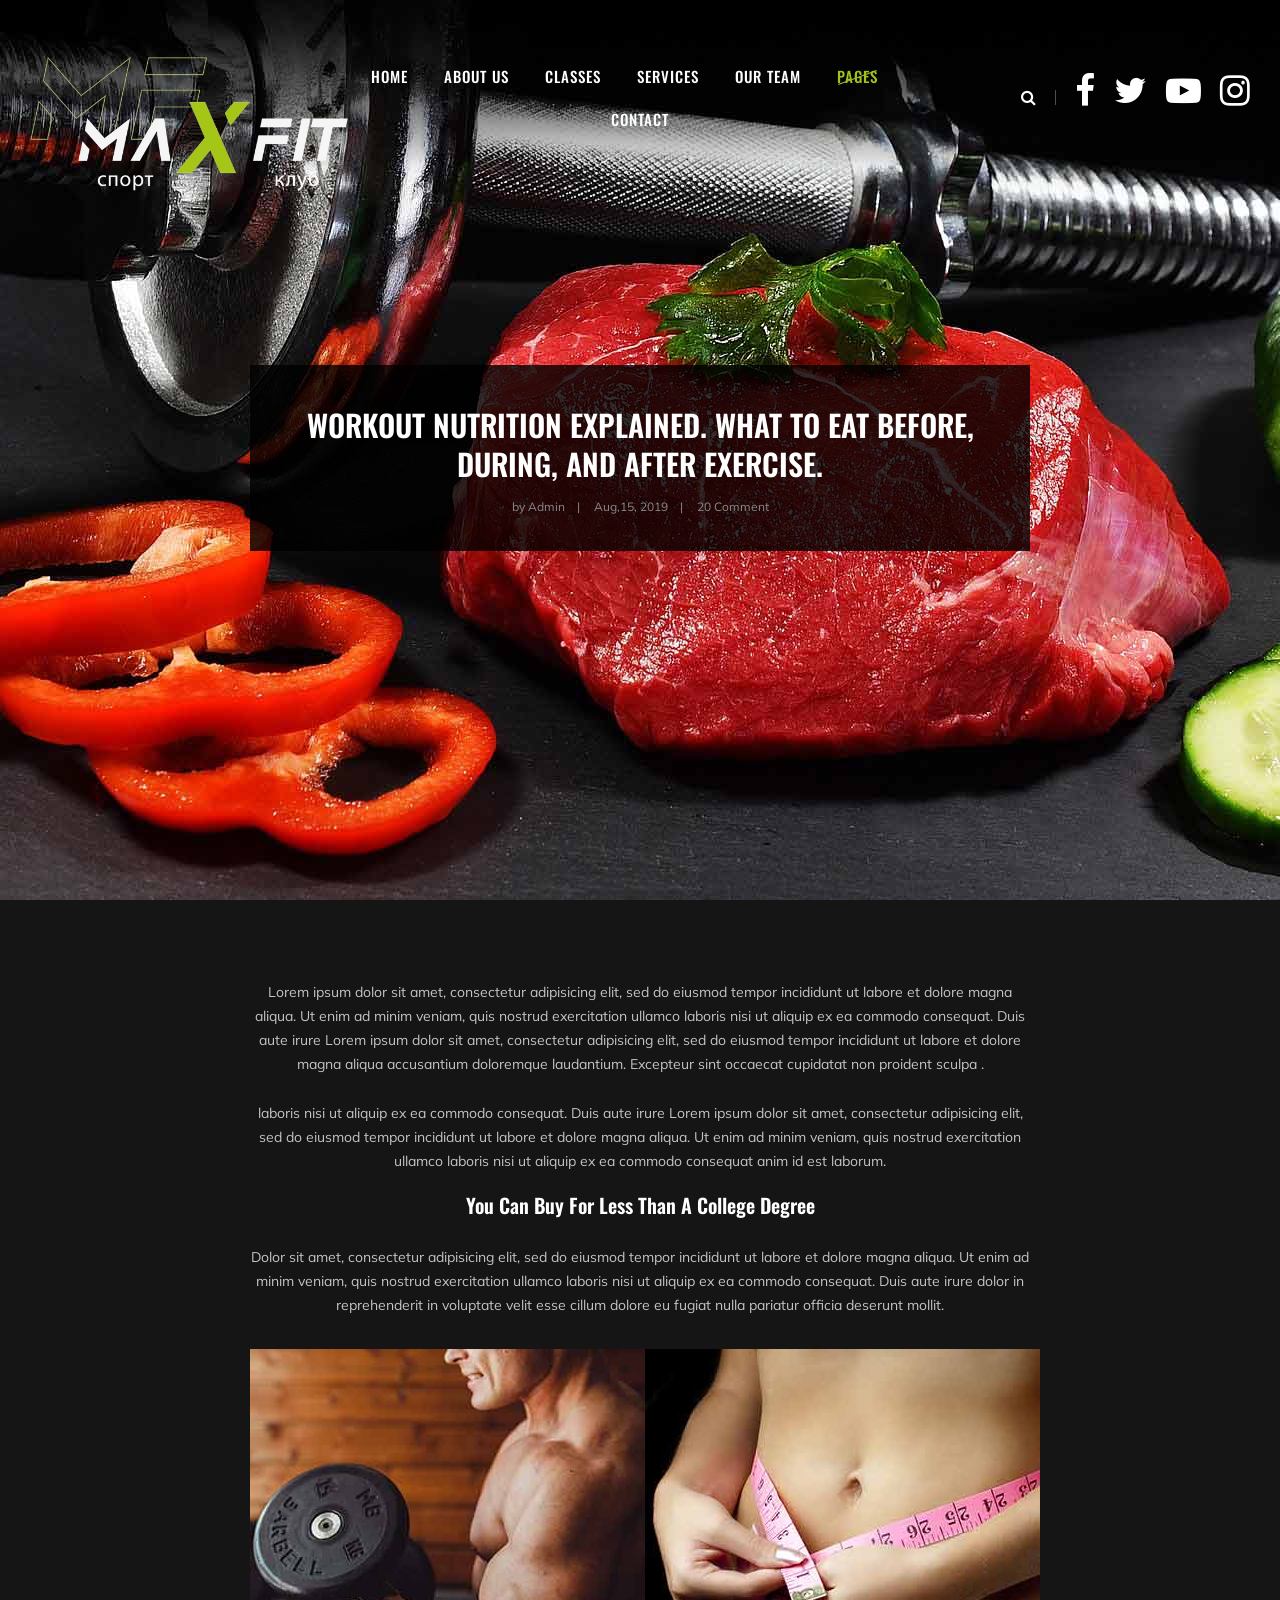
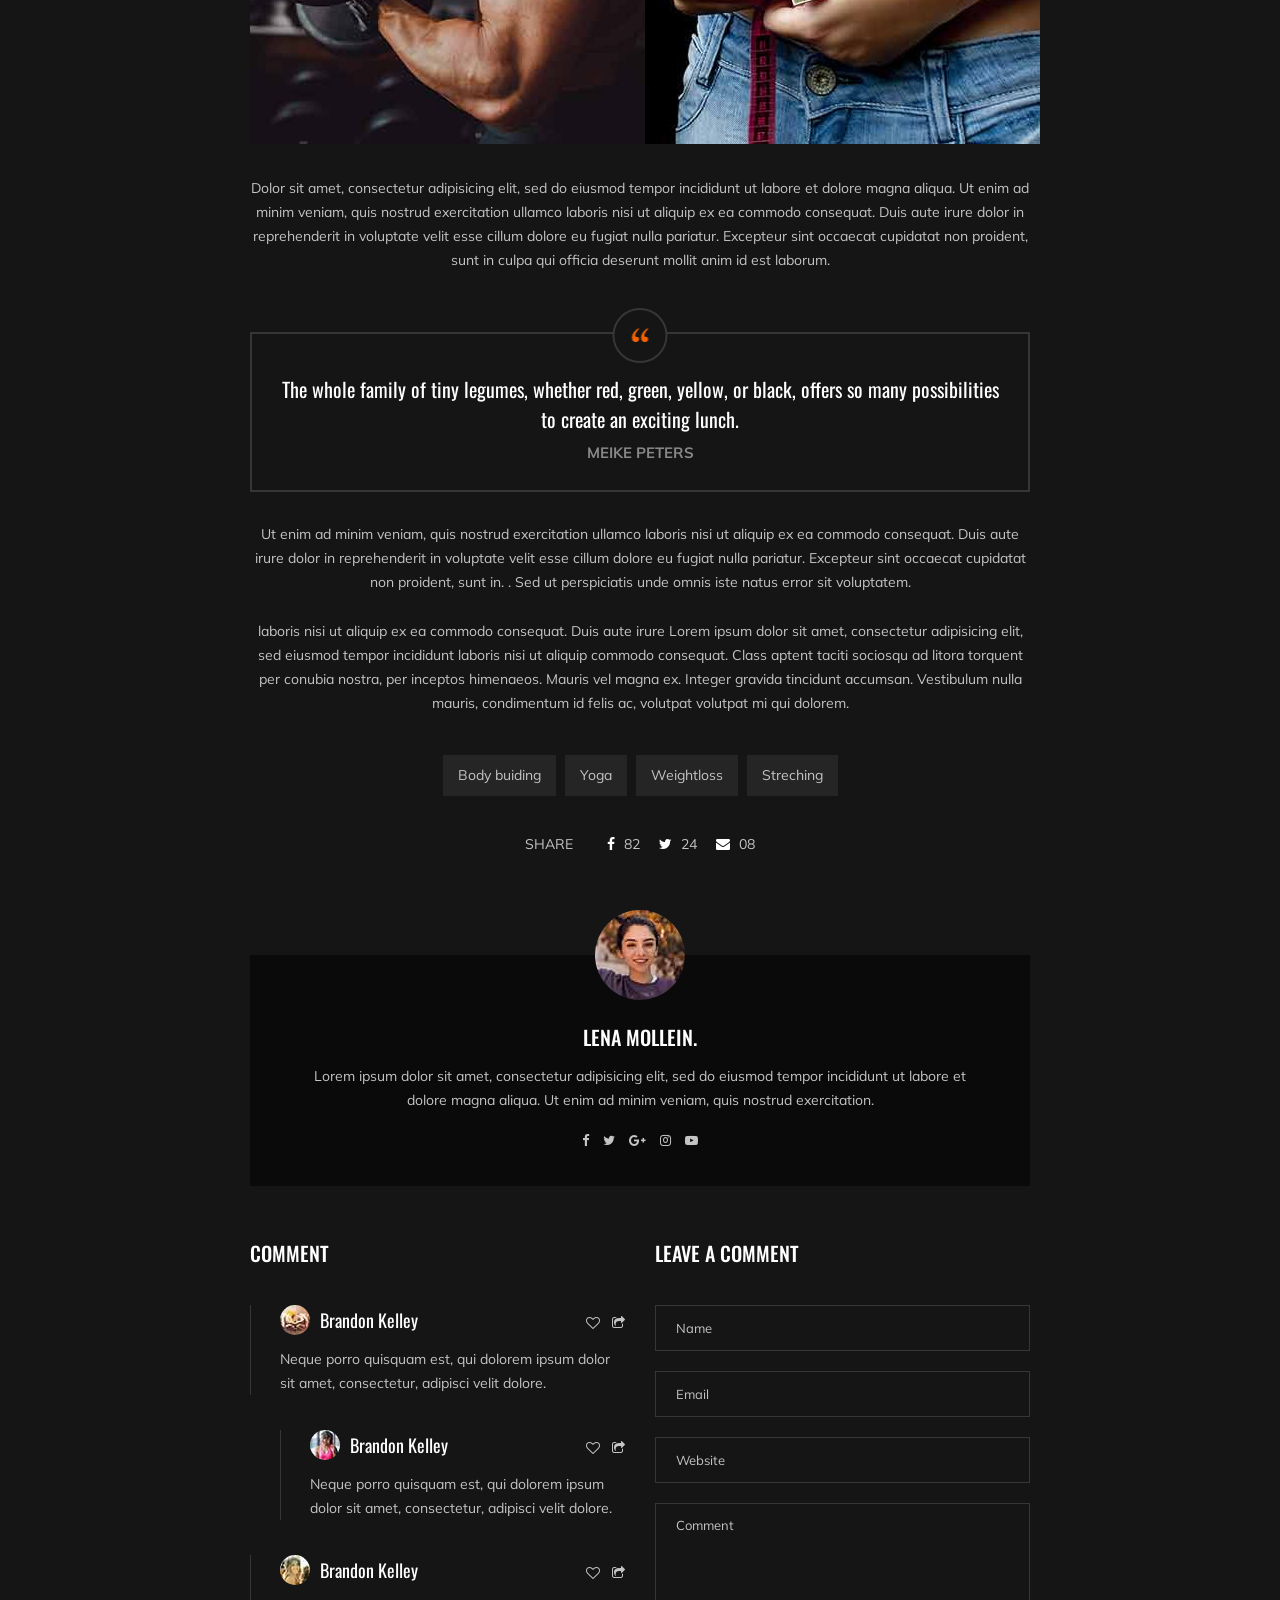
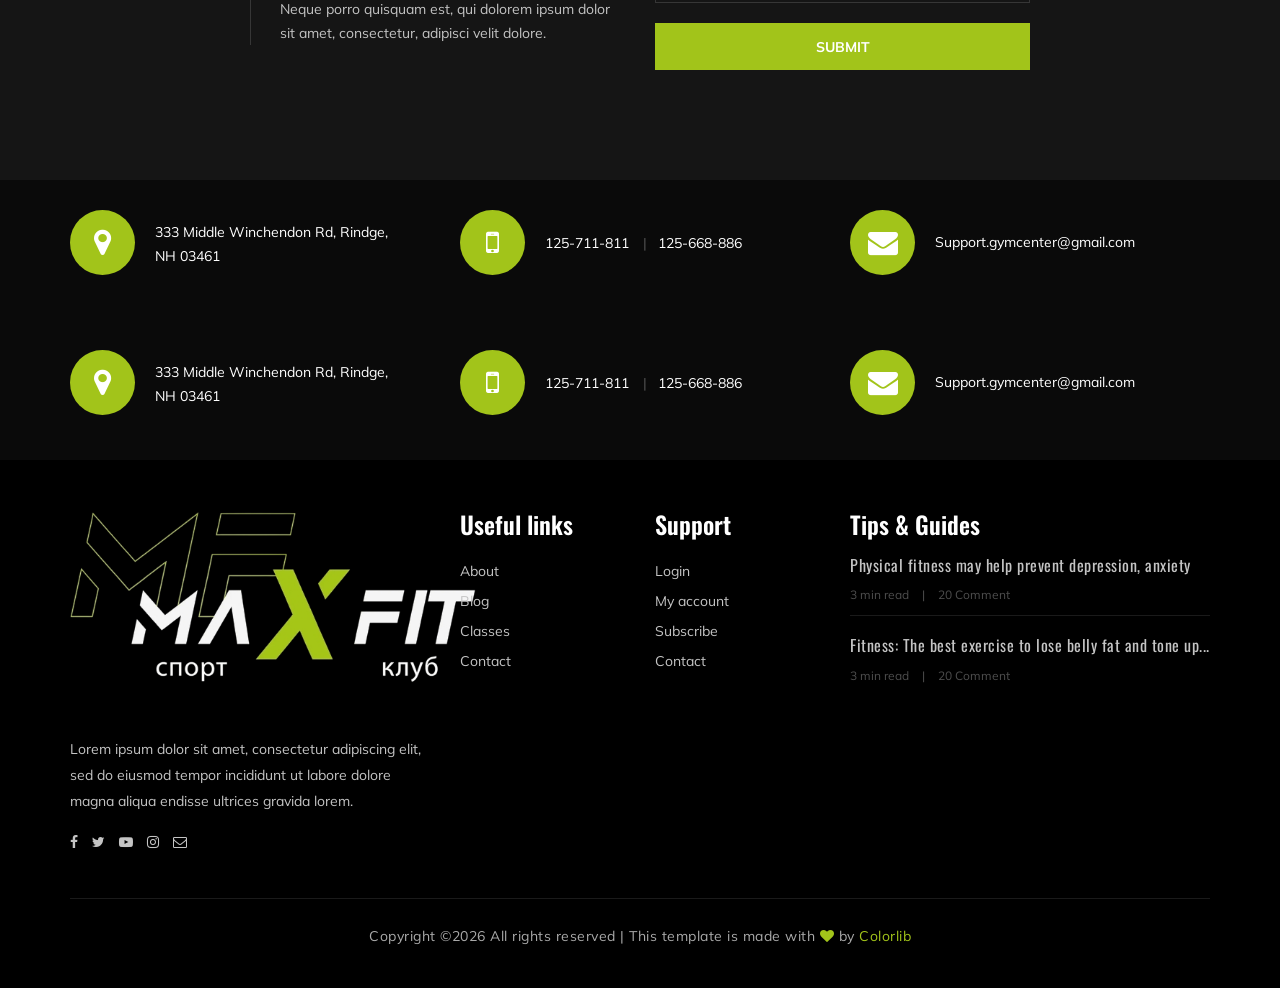
<file: blog-details.html>
<!DOCTYPE html>
<html lang="zxx">

<head>
    <meta charset="UTF-8">
    <meta name="description" content="Gym Template">
    <meta name="keywords" content="Gym, unica, creative, html">
    <meta name="viewport" content="width=device-width, initial-scale=1.0">
    <meta http-equiv="X-UA-Compatible" content="ie=edge">
    <title>MaxFit Лиски</title>
    <link rel="icon" type="image/png" href="img/fa.png">

    <!-- Google Font -->
    <link href="https://fonts.googleapis.com/css?family=Muli:300,400,500,600,700,800,900&display=swap" rel="stylesheet">
    <link href="https://fonts.googleapis.com/css?family=Oswald:300,400,500,600,700&display=swap" rel="stylesheet">

    <!-- Css Styles -->
    <link rel="stylesheet" href="css/bootstrap.min.css" type="text/css">
    <link rel="stylesheet" href="css/font-awesome.min.css" type="text/css">
    <link rel="stylesheet" href="css/flaticon.css" type="text/css">
    <link rel="stylesheet" href="css/owl.carousel.min.css" type="text/css">
    <link rel="stylesheet" href="css/barfiller.css" type="text/css">
    <link rel="stylesheet" href="css/magnific-popup.css" type="text/css">
    <link rel="stylesheet" href="css/slicknav.min.css" type="text/css">
    <link rel="stylesheet" href="css/style.css" type="text/css">
</head>

<body>
    <!-- Page Preloder -->
    <div id="preloder">
        <div class="loader"></div>
    </div>

    <!-- Offcanvas Menu Section Begin -->
    <div class="offcanvas-menu-overlay"></div>
    <div class="offcanvas-menu-wrapper">
        <div class="canvas-close">
            <i class="fa fa-close"></i>
        </div>
        <div class="canvas-search search-switch">
            <i class="fa fa-search"></i>
        </div>
        <nav class="canvas-menu mobile-menu">
            <ul>
                <li><a href="./index.html">Home</a></li>
                <li><a href="./about-us.html">About Us</a></li>
                <li><a href="./class-details.html">Classes</a></li>
                <li><a href="./services.html">Services</a></li>
                <li><a href="./team.html">Our Team</a></li>
                <li><a href="#">Pages</a>
                    <ul class="dropdown">
                        <li><a href="./about-us.html">About us</a></li>
                        <li><a href="./class-timetable.html">Classes timetable</a></li>
                        <li><a href="./bmi-calculator.html">Bmi calculate</a></li>
                        <li><a href="./team.html">Our team</a></li>
                        <li><a href="./gallery.html">Gallery</a></li>
                        <li><a href="./blog.html">Our blog</a></li>
                        <li><a href="./404.html">404</a></li>
                    </ul>
                </li>
                <li><a href="./contact.html">Contact</a></li>
            </ul>
        </nav>
        <div id="mobile-menu-wrap"></div>
        <div class="canvas-social">
            <a href="#"><i class="fa fa-facebook"></i></a>
            <a href="#"><i class="fa fa-twitter"></i></a>
            <a href="#"><i class="fa fa-youtube-play"></i></a>
            <a href="#"><i class="fa fa-instagram"></i></a>
        </div>
    </div>
    <!-- Offcanvas Menu Section End -->

    <!-- Header Section Begin -->
    <header class="header-section">
        <div class="container-fluid">
            <div class="row">
                <div class="col-lg-3">
                    <div class="logo">
                        <a href="./index.html">
                            <img src="img/logo.png" alt="">
                        </a>
                    </div>
                </div>
                <div class="col-lg-6">
                    <nav class="nav-menu">
                        <ul>
                            <li><a href="./index.html">Home</a></li>
                            <li><a href="./about-us.html">About Us</a></li>
                            <li><a href="./class-details.html">Classes</a></li>
                            <li><a href="./services.html">Services</a></li>
                            <li><a href="./team.html">Our Team</a></li>
                            <li class="active"><a href="#">Pages</a>
                                <ul class="dropdown">
                                    <li><a href="./about-us.html">About us</a></li>
                                    <li><a href="./class-timetable.html">Classes timetable</a></li>
                                    <li><a href="./bmi-calculator.html">Bmi calculate</a></li>
                                    <li><a href="./team.html">Our team</a></li>
                                    <li><a href="./gallery.html">Gallery</a></li>
                                    <li><a href="./blog.html">Our blog</a></li>
                                    <li><a href="./404.html">404</a></li>
                                </ul>
                            </li>
                            <li><a href="./contact.html">Contact</a></li>
                        </ul>
                    </nav>
                </div>
                <div class="col-lg-3">
                    <div class="top-option">
                        <div class="to-search search-switch">
                            <i class="fa fa-search"></i>
                        </div>
                        <div class="to-social">
                            <a href="#"><i class="fa fa-facebook"></i></a>
                            <a href="#"><i class="fa fa-twitter"></i></a>
                            <a href="#"><i class="fa fa-youtube-play"></i></a>
                            <a href="#"><i class="fa fa-instagram"></i></a>
                        </div>
                    </div>
                </div>
            </div>
            <div class="canvas-open">
                <i class="fa fa-bars"></i>
            </div>
        </div>
    </header>
    <!-- Header End -->

    <!-- Blog Details Hero Section Begin -->
    <section class="blog-details-hero set-bg" data-setbg="img/blog/details/details-hero.jpg">
        <div class="container">
            <div class="row">
                <div class="col-lg-8 p-0 m-auto">
                    <div class="bh-text">
                        <h3>Workout nutrition explained. What to eat before, during, and after exercise.</h3>
                        <ul>
                            <li>by Admin</li>
                            <li>Aug,15, 2019</li>
                            <li>20 Comment</li>
                        </ul>
                    </div>
                </div>
            </div>
        </div>
    </section>
    <!-- Blog Details Hero Section End -->

    <!-- Blog Details Section Begin -->
    <section class="blog-details-section spad">
        <div class="container">
            <div class="row">
                <div class="col-lg-8 p-0 m-auto">
                    <div class="blog-details-text">
                        <div class="blog-details-title">
                            <p>Lorem ipsum dolor sit amet, consectetur adipisicing elit, sed do eiusmod tempor
                                incididunt ut labore et dolore magna aliqua. Ut enim ad minim veniam, quis nostrud
                                exercitation ullamco laboris nisi ut aliquip ex ea commodo consequat. Duis aute irure
                                Lorem ipsum dolor sit amet, consectetur adipisicing elit, sed do eiusmod tempor
                                incididunt ut labore et dolore magna aliqua accusantium doloremque laudantium. Excepteur
                                sint occaecat cupidatat non proident sculpa .</p>
                            <p>laboris nisi ut aliquip ex ea commodo consequat. Duis aute irure Lorem ipsum dolor sit
                                amet, consectetur adipisicing elit, sed do eiusmod tempor incididunt ut labore et dolore
                                magna aliqua. Ut enim ad minim veniam, quis nostrud exercitation ullamco laboris nisi ut
                                aliquip ex ea commodo consequat anim id est laborum.</p>
                            <h5>You Can Buy For Less Than A College Degree</h5>
                            <p>Dolor sit amet, consectetur adipisicing elit, sed do eiusmod tempor incididunt ut labore
                                et dolore magna aliqua. Ut enim ad minim veniam, quis nostrud exercitation ullamco
                                laboris nisi ut aliquip ex ea commodo consequat. Duis aute irure dolor in reprehenderit
                                in voluptate velit esse cillum dolore eu fugiat nulla pariatur officia deserunt mollit.
                            </p>
                        </div>
                        <div class="blog-details-pic">
                            <div class="blog-details-pic-item">
                                <img src="img/blog/details/details-1.jpg" alt="">
                            </div>
                            <div class="blog-details-pic-item">
                                <img src="img/blog/details/details-2.jpg" alt="">
                            </div>
                        </div>
                        <div class="blog-details-desc">
                            <p>Dolor sit amet, consectetur adipisicing elit, sed do eiusmod tempor incididunt ut labore
                                et dolore magna aliqua. Ut enim ad minim veniam, quis nostrud exercitation ullamco
                                laboris nisi ut aliquip ex ea commodo consequat. Duis aute irure dolor in reprehenderit
                                in voluptate velit esse cillum dolore eu fugiat nulla pariatur. Excepteur sint occaecat
                                cupidatat non proident, sunt in culpa qui officia deserunt mollit anim id est laborum.
                            </p>
                        </div>
                        <div class="blog-details-quote">
                            <div class="quote-icon">
                                <img src="img/blog/details/quote-left.png" alt="">
                            </div>
                            <h5>The whole family of tiny legumes, whether red, green, yellow, or black, offers so many
                                possibilities to create an exciting lunch.</h5>
                            <span>MEIKE PETERS</span>
                        </div>
                        <div class="blog-details-more-desc">
                            <p>Ut enim ad minim veniam, quis nostrud exercitation ullamco laboris nisi ut aliquip ex ea
                                commodo consequat. Duis aute irure dolor in reprehenderit in voluptate velit esse cillum
                                dolore eu fugiat nulla pariatur. Excepteur sint occaecat cupidatat non proident, sunt
                                in. . Sed ut perspiciatis unde omnis iste natus error sit voluptatem.</p>
                            <p>laboris nisi ut aliquip ex ea commodo consequat. Duis aute irure Lorem ipsum dolor sit
                                amet, consectetur adipisicing elit, sed eiusmod tempor incididunt laboris nisi ut
                                aliquip commodo consequat. Class aptent taciti sociosqu ad litora torquent per conubia
                                nostra, per inceptos himenaeos. Mauris vel magna ex. Integer gravida tincidunt accumsan.
                                Vestibulum nulla mauris, condimentum id felis ac, volutpat volutpat mi qui dolorem.</p>
                        </div>
                        <div class="blog-details-tag-share">
                            <div class="tags">
                                <a href="#">Body buiding</a>
                                <a href="#">Yoga</a>
                                <a href="#">Weightloss</a>
                                <a href="#">Streching</a>
                            </div>
                            <div class="share">
                                <span>Share</span>
                                <a href="#"><i class="fa fa-facebook"></i> 82</a>
                                <a href="#"><i class="fa fa-twitter"></i> 24</a>
                                <a href="#"><i class="fa fa-envelope"></i> 08</a>
                            </div>
                        </div>
                        <div class="blog-details-author">
                            <div class="ba-pic">
                                <img src="img/blog/details/blog-profile.jpg" alt="">
                            </div>
                            <div class="ba-text">
                                <h5>Lena Mollein.</h5>
                                <p>Lorem ipsum dolor sit amet, consectetur adipisicing elit, sed do eiusmod tempor
                                    incididunt ut labore et dolore magna aliqua. Ut enim ad minim veniam, quis nostrud
                                    exercitation.</p>
                                <div class="bp-social">
                                    <a href="#"><i class="fa fa-facebook"></i></a>
                                    <a href="#"><i class="fa fa-twitter"></i></a>
                                    <a href="#"><i class="fa fa-google-plus"></i></a>
                                    <a href="#"><i class="fa fa-instagram"></i></a>
                                    <a href="#"><i class="fa fa-youtube-play"></i></a>
                                </div>
                            </div>
                        </div>
                        <div class="row">
                            <div class="col-lg-6">
                                <div class="comment-option">
                                    <h5 class="co-title">Comment</h5>
                                    <div class="co-item">
                                        <div class="co-widget">
                                            <a href="#"><i class="fa fa-heart-o"></i></a>
                                            <a href="#"><i class="fa fa-share-square-o"></i></a>
                                        </div>
                                        <div class="co-pic">
                                            <img src="img/blog/details/comment-1.jpg" alt="">
                                            <h5>Brandon Kelley</h5>
                                        </div>
                                        <div class="co-text">
                                            <p>Neque porro quisquam est, qui dolorem ipsum dolor sit amet, consectetur,
                                                adipisci velit dolore.</p>
                                        </div>
                                    </div>
                                    <div class="co-item reply-comment">
                                        <div class="co-widget">
                                            <a href="#"><i class="fa fa-heart-o"></i></a>
                                            <a href="#"><i class="fa fa-share-square-o"></i></a>
                                        </div>
                                        <div class="co-pic">
                                            <img src="img/blog/details/comment-2.jpg" alt="">
                                            <h5>Brandon Kelley</h5>
                                        </div>
                                        <div class="co-text">
                                            <p>Neque porro quisquam est, qui dolorem ipsum dolor sit amet, consectetur,
                                                adipisci velit dolore.</p>
                                        </div>
                                    </div>
                                    <div class="co-item">
                                        <div class="co-widget">
                                            <a href="#"><i class="fa fa-heart-o"></i></a>
                                            <a href="#"><i class="fa fa-share-square-o"></i></a>
                                        </div>
                                        <div class="co-pic">
                                            <img src="img/blog/details/comment-3.jpg" alt="">
                                            <h5>Brandon Kelley</h5>
                                        </div>
                                        <div class="co-text">
                                            <p>Neque porro quisquam est, qui dolorem ipsum dolor sit amet, consectetur,
                                                adipisci velit dolore.</p>
                                        </div>
                                    </div>
                                </div>
                            </div>
                            <div class="col-lg-6">
                                <div class="leave-comment">
                                    <h5>Leave a comment</h5>
                                    <form action="#">
                                        <input type="text" placeholder="Name">
                                        <input type="text" placeholder="Email">
                                        <input type="text" placeholder="Website">
                                        <textarea placeholder="Comment"></textarea>
                                        <button type="submit">Submit</button>
                                    </form>
                                </div>
                            </div>
                        </div>
                    </div>
                </div>
            </div>
        </div>
    </section>
    <!-- Blog Details Section End -->

    <!-- Get In Touch Section Begin -->
    <div class="gettouch-section">
        <div class="container">
            <div class="row">
                <div class="col-lg-4">
                    <div class="gt-text">
                        <i class="fa fa-map-marker"></i>
                        <p>333 Middle Winchendon Rd, Rindge,<br/> NH 03461</p>
                    </div>
                </div>
                <div class="col-lg-4">
                    <div class="gt-text">
                        <i class="fa fa-mobile"></i>
                        <ul>
                            <li>125-711-811</li>
                            <li>125-668-886</li>
                        </ul>
                    </div>
                </div>
                <div class="col-lg-4">
                    <div class="gt-text email">
                        <i class="fa fa-envelope"></i>
                        <p>Support.gymcenter@gmail.com</p>
                    </div>
                </div>
            </div>
        </div>
    </div>
    <!-- Get In Touch Section End -->

    <!-- Get In Touch Section Begin -->
    <div class="gettouch-section">
        <div class="container">
            <div class="row">
                <div class="col-md-4">
                    <div class="gt-text">
                        <i class="fa fa-map-marker"></i>
                        <p>333 Middle Winchendon Rd, Rindge,<br/> NH 03461</p>
                    </div>
                </div>
                <div class="col-md-4">
                    <div class="gt-text">
                        <i class="fa fa-mobile"></i>
                        <ul>
                            <li>125-711-811</li>
                            <li>125-668-886</li>
                        </ul>
                    </div>
                </div>
                <div class="col-md-4">
                    <div class="gt-text email">
                        <i class="fa fa-envelope"></i>
                        <p>Support.gymcenter@gmail.com</p>
                    </div>
                </div>
            </div>
        </div>
    </div>
    <!-- Get In Touch Section End -->

    <!-- Footer Section Begin -->
    <section class="footer-section">
        <div class="container">
            <div class="row">
                <div class="col-lg-4">
                    <div class="fs-about">
                        <div class="fa-logo">
                            <a href="#"><img src="img/logo.png" alt=""></a>
                        </div>
                        <p>Lorem ipsum dolor sit amet, consectetur adipiscing elit, sed do eiusmod tempor incididunt ut
                            labore dolore magna aliqua endisse ultrices gravida lorem.</p>
                        <div class="fa-social">
                            <a href="#"><i class="fa fa-facebook"></i></a>
                            <a href="#"><i class="fa fa-twitter"></i></a>
                            <a href="#"><i class="fa fa-youtube-play"></i></a>
                            <a href="#"><i class="fa fa-instagram"></i></a>
                            <a href="#"><i class="fa  fa-envelope-o"></i></a>
                        </div>
                    </div>
                </div>
                <div class="col-lg-2 col-md-3 col-sm-6">
                    <div class="fs-widget">
                        <h4>Useful links</h4>
                        <ul>
                            <li><a href="#">About</a></li>
                            <li><a href="#">Blog</a></li>
                            <li><a href="#">Classes</a></li>
                            <li><a href="#">Contact</a></li>
                        </ul>
                    </div>
                </div>
                <div class="col-lg-2 col-md-3 col-sm-6">
                    <div class="fs-widget">
                        <h4>Support</h4>
                        <ul>
                            <li><a href="#">Login</a></li>
                            <li><a href="#">My account</a></li>
                            <li><a href="#">Subscribe</a></li>
                            <li><a href="#">Contact</a></li>
                        </ul>
                    </div>
                </div>
                <div class="col-lg-4 col-md-6">
                    <div class="fs-widget">
                        <h4>Tips & Guides</h4>
                        <div class="fw-recent">
                            <h6><a href="#">Physical fitness may help prevent depression, anxiety</a></h6>
                            <ul>
                                <li>3 min read</li>
                                <li>20 Comment</li>
                            </ul>
                        </div>
                        <div class="fw-recent">
                            <h6><a href="#">Fitness: The best exercise to lose belly fat and tone up...</a></h6>
                            <ul>
                                <li>3 min read</li>
                                <li>20 Comment</li>
                            </ul>
                        </div>
                    </div>
                </div>
            </div>
            <div class="row">
                <div class="col-lg-12 text-center">
                    <div class="copyright-text">
                        <p><!-- Link back to Colorlib can't be removed. Template is licensed under CC BY 3.0. -->
  Copyright &copy;<script>document.write(new Date().getFullYear());</script> All rights reserved | This template is made with <i class="fa fa-heart" aria-hidden="true"></i> by <a href="https://colorlib.com" target="_blank">Colorlib</a>
  <!-- Link back to Colorlib can't be removed. Template is licensed under CC BY 3.0. --></p>
                    </div>
                </div>
            </div>
        </div>
    </section>
    <!-- Footer Section End -->

    <!-- Js Plugins -->
    <script src="js/jquery-3.3.1.min.js"></script>
    <script src="js/bootstrap.min.js"></script>
    <script src="js/jquery.magnific-popup.min.js"></script>
    <script src="js/masonry.pkgd.min.js"></script>
    <script src="js/jquery.barfiller.js"></script>
    <script src="js/jquery.slicknav.js"></script>
    <script src="js/owl.carousel.min.js"></script>
    <script src="js/main.js"></script>



</body>

</html>
</file>
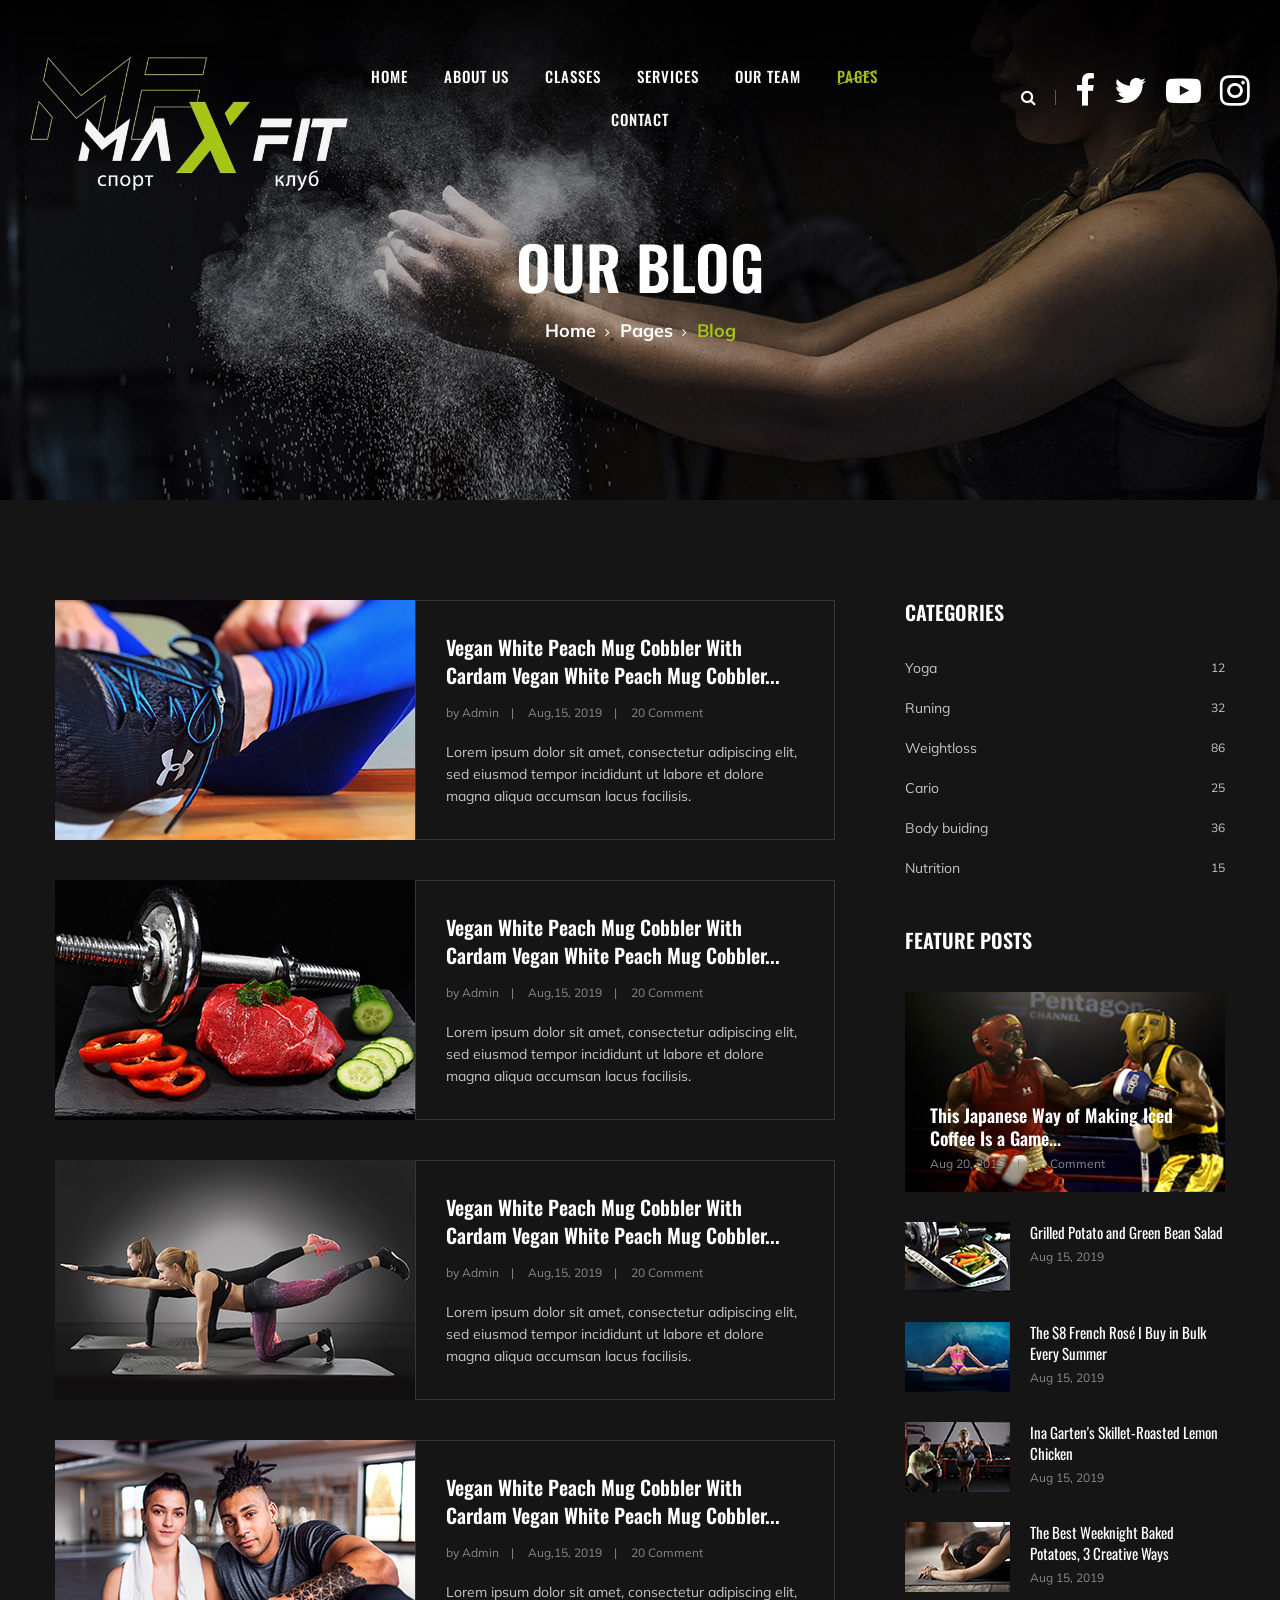
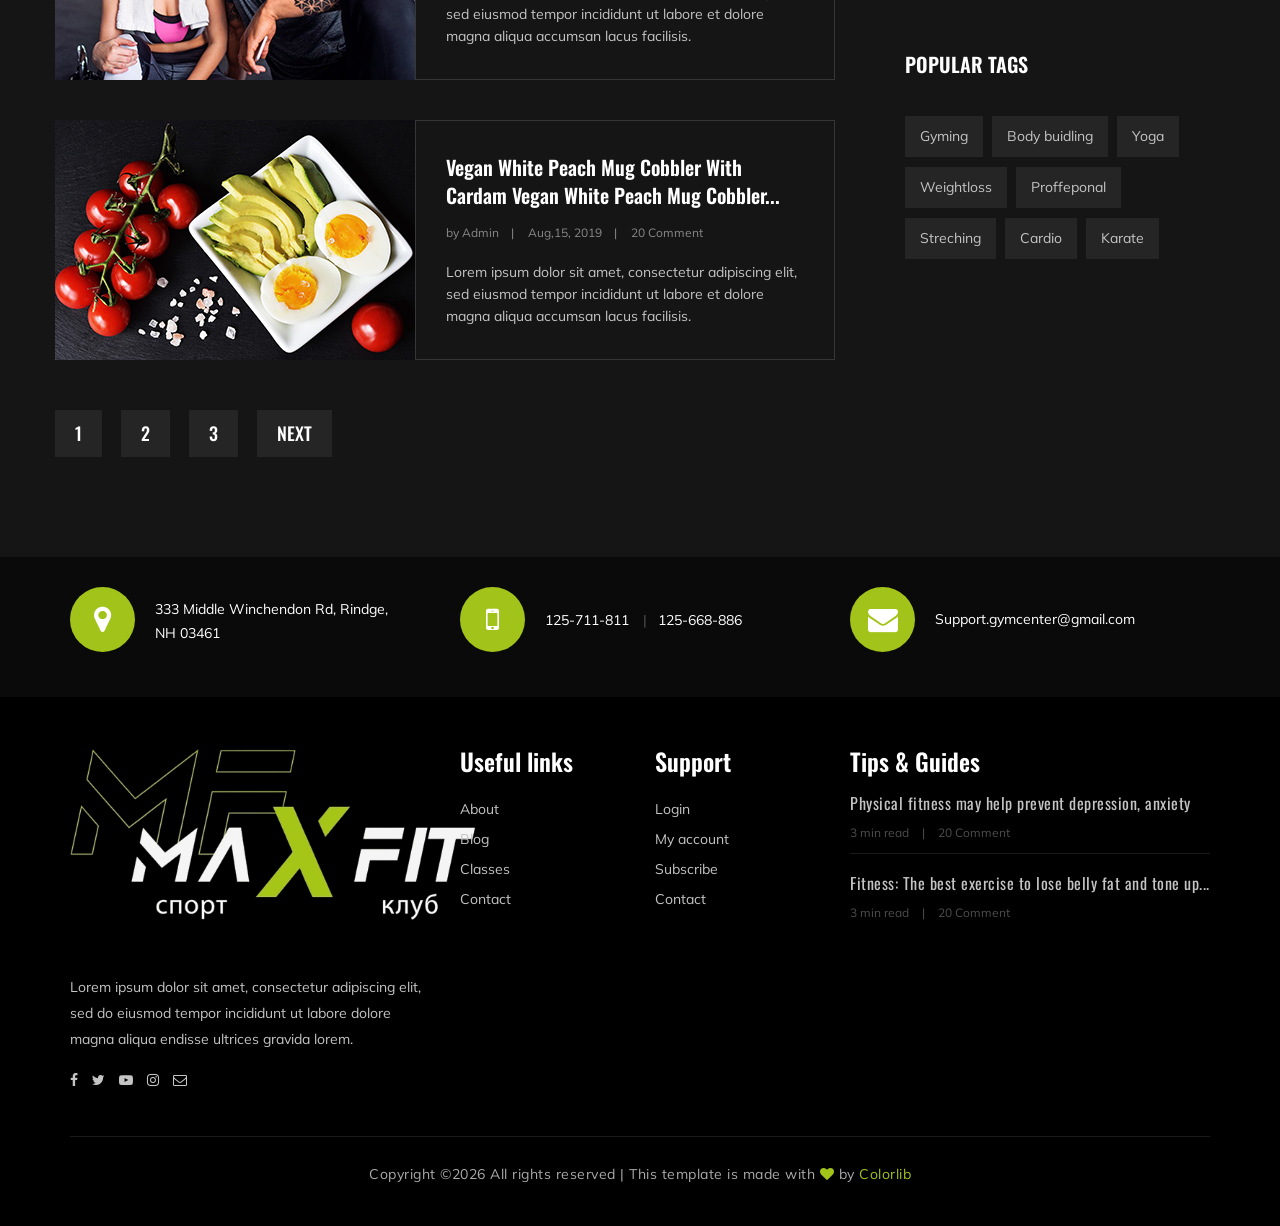
<file: blog.html>
<!DOCTYPE html>
<html lang="zxx">

<head>
    <meta charset="UTF-8">
    <meta name="description" content="Gym Template">
    <meta name="keywords" content="Gym, unica, creative, html">
    <meta name="viewport" content="width=device-width, initial-scale=1.0">
    <meta http-equiv="X-UA-Compatible" content="ie=edge">
    <title>MaxFit Лиски</title>
    <link rel="icon" type="image/png" href="img/fa.png">

    <!-- Google Font -->
    <link href="https://fonts.googleapis.com/css?family=Muli:300,400,500,600,700,800,900&display=swap" rel="stylesheet">
    <link href="https://fonts.googleapis.com/css?family=Oswald:300,400,500,600,700&display=swap" rel="stylesheet">

    <!-- Css Styles -->
    <link rel="stylesheet" href="css/bootstrap.min.css" type="text/css">
    <link rel="stylesheet" href="css/font-awesome.min.css" type="text/css">
    <link rel="stylesheet" href="css/flaticon.css" type="text/css">
    <link rel="stylesheet" href="css/owl.carousel.min.css" type="text/css">
    <link rel="stylesheet" href="css/barfiller.css" type="text/css">
    <link rel="stylesheet" href="css/magnific-popup.css" type="text/css">
    <link rel="stylesheet" href="css/slicknav.min.css" type="text/css">
    <link rel="stylesheet" href="css/style.css" type="text/css">
</head>

<body>
    <!-- Page Preloder -->
    <div id="preloder">
        <div class="loader"></div>
    </div>

    <!-- Offcanvas Menu Section Begin -->
    <div class="offcanvas-menu-overlay"></div>
    <div class="offcanvas-menu-wrapper">
        <div class="canvas-close">
            <i class="fa fa-close"></i>
        </div>
        <div class="canvas-search search-switch">
            <i class="fa fa-search"></i>
        </div>
        <nav class="canvas-menu mobile-menu">
            <ul>
                <li><a href="./index.html">Home</a></li>
                <li><a href="./about-us.html">About Us</a></li>
                <li><a href="./class-details.html">Classes</a></li>
                <li><a href="./services.html">Services</a></li>
                <li><a href="./team.html">Our Team</a></li>
                <li><a href="#">Pages</a>
                    <ul class="dropdown">
                        <li><a href="./about-us.html">About us</a></li>
                        <li><a href="./class-timetable.html">Classes timetable</a></li>
                        <li><a href="./bmi-calculator.html">Bmi calculate</a></li>
                        <li><a href="./team.html">Our team</a></li>
                        <li><a href="./gallery.html">Gallery</a></li>
                        <li><a href="./blog.html">Our blog</a></li>
                        <li><a href="./404.html">404</a></li>
                    </ul>
                </li>
                <li><a href="./contact.html">Contact</a></li>
            </ul>
        </nav>
        <div id="mobile-menu-wrap"></div>
        <div class="canvas-social">
            <a href="#"><i class="fa fa-facebook"></i></a>
            <a href="#"><i class="fa fa-twitter"></i></a>
            <a href="#"><i class="fa fa-youtube-play"></i></a>
            <a href="#"><i class="fa fa-instagram"></i></a>
        </div>
    </div>
    <!-- Offcanvas Menu Section End -->

    <!-- Header Section Begin -->
    <header class="header-section">
        <div class="container-fluid">
            <div class="row">
                <div class="col-lg-3">
                    <div class="logo">
                        <a href="./index.html">
                            <img src="img/logo.png" alt="">
                        </a>
                    </div>
                </div>
                <div class="col-lg-6">
                    <nav class="nav-menu">
                        <ul>
                            <li><a href="./index.html">Home</a></li>
                            <li><a href="./about-us.html">About Us</a></li>
                            <li><a href="./class-details.html">Classes</a></li>
                            <li><a href="./services.html">Services</a></li>
                            <li><a href="./team.html">Our Team</a></li>
                            <li class="active"><a href="#">Pages</a>
                                <ul class="dropdown">
                                    <li><a href="./about-us.html">About us</a></li>
                                    <li><a href="./class-timetable.html">Classes timetable</a></li>
                                    <li><a href="./bmi-calculator.html">Bmi calculate</a></li>
                                    <li><a href="./team.html">Our team</a></li>
                                    <li><a href="./gallery.html">Gallery</a></li>
                                    <li><a href="./blog.html">Our blog</a></li>
                                    <li><a href="./404.html">404</a></li>
                                </ul>
                            </li>
                            <li><a href="./contact.html">Contact</a></li>
                        </ul>
                    </nav>
                </div>
                <div class="col-lg-3">
                    <div class="top-option">
                        <div class="to-search search-switch">
                            <i class="fa fa-search"></i>
                        </div>
                        <div class="to-social">
                            <a href="#"><i class="fa fa-facebook"></i></a>
                            <a href="#"><i class="fa fa-twitter"></i></a>
                            <a href="#"><i class="fa fa-youtube-play"></i></a>
                            <a href="#"><i class="fa fa-instagram"></i></a>
                        </div>
                    </div>
                </div>
            </div>
            <div class="canvas-open">
                <i class="fa fa-bars"></i>
            </div>
        </div>
    </header>
    <!-- Header End -->

    <!-- Breadcrumb Section Begin -->
    <section class="breadcrumb-section set-bg" data-setbg="img/breadcrumb-bg.jpg">
        <div class="container">
            <div class="row">
                <div class="col-lg-12 text-center">
                    <div class="breadcrumb-text">
                        <h2>Our Blog</h2>
                        <div class="bt-option">
                            <a href="./index.html">Home</a>
                            <a href="#">Pages</a>
                            <span>Blog</span>
                        </div>
                    </div>
                </div>
            </div>
        </div>
    </section>
    <!-- Breadcrumb Section End -->

    <!-- Blog Section Begin -->
    <section class="blog-section spad">
        <div class="container">
            <div class="row">
                <div class="col-lg-8 p-0">
                    <div class="blog-item">
                        <div class="bi-pic">
                            <img src="img/blog/blog-1.jpg" alt="">
                        </div>
                        <div class="bi-text">
                            <h5><a href="./blog-details.html">Vegan White Peach Mug Cobbler With Cardam Vegan White Peach Mug
                                    Cobbler...</a></h5>
                            <ul>
                                <li>by Admin</li>
                                <li>Aug,15, 2019</li>
                                <li>20 Comment</li>
                            </ul>
                            <p>Lorem ipsum dolor sit amet, consectetur adipiscing elit, sed eiusmod tempor incididunt ut
                                labore et dolore magna aliqua accumsan lacus facilisis.</p>
                        </div>
                    </div>
                    <div class="blog-item">
                        <div class="bi-pic">
                            <img src="img/blog/blog-2.jpg" alt="">
                        </div>
                        <div class="bi-text">
                            <h5><a href="./blog-details.html">Vegan White Peach Mug Cobbler With Cardam Vegan White Peach Mug
                                    Cobbler...</a></h5>
                            <ul>
                                <li>by Admin</li>
                                <li>Aug,15, 2019</li>
                                <li>20 Comment</li>
                            </ul>
                            <p>Lorem ipsum dolor sit amet, consectetur adipiscing elit, sed eiusmod tempor incididunt ut
                                labore et dolore magna aliqua accumsan lacus facilisis.</p>
                        </div>
                    </div>
                    <div class="blog-item">
                        <div class="bi-pic">
                            <img src="img/blog/blog-3.jpg" alt="">
                        </div>
                        <div class="bi-text">
                            <h5><a href="./blog-details.html">Vegan White Peach Mug Cobbler With Cardam Vegan White Peach Mug
                                    Cobbler...</a></h5>
                            <ul>
                                <li>by Admin</li>
                                <li>Aug,15, 2019</li>
                                <li>20 Comment</li>
                            </ul>
                            <p>Lorem ipsum dolor sit amet, consectetur adipiscing elit, sed eiusmod tempor incididunt ut
                                labore et dolore magna aliqua accumsan lacus facilisis.</p>
                        </div>
                    </div>
                    <div class="blog-item">
                        <div class="bi-pic">
                            <img src="img/blog/blog-4.jpg" alt="">
                        </div>
                        <div class="bi-text">
                            <h5><a href="./blog-details.html">Vegan White Peach Mug Cobbler With Cardam Vegan White Peach Mug
                                    Cobbler...</a></h5>
                            <ul>
                                <li>by Admin</li>
                                <li>Aug,15, 2019</li>
                                <li>20 Comment</li>
                            </ul>
                            <p>Lorem ipsum dolor sit amet, consectetur adipiscing elit, sed eiusmod tempor incididunt ut
                                labore et dolore magna aliqua accumsan lacus facilisis.</p>
                        </div>
                    </div>
                    <div class="blog-item">
                        <div class="bi-pic">
                            <img src="img/blog/blog-5.jpg" alt="">
                        </div>
                        <div class="bi-text">
                            <h5><a href="./blog-details.html">Vegan White Peach Mug Cobbler With Cardam Vegan White Peach Mug
                                    Cobbler...</a></h5>
                            <ul>
                                <li>by Admin</li>
                                <li>Aug,15, 2019</li>
                                <li>20 Comment</li>
                            </ul>
                            <p>Lorem ipsum dolor sit amet, consectetur adipiscing elit, sed eiusmod tempor incididunt ut
                                labore et dolore magna aliqua accumsan lacus facilisis.</p>
                        </div>
                    </div>
                    <div class="blog-pagination">
                        <a href="#">1</a>
                        <a href="#">2</a>
                        <a href="#">3</a>
                        <a href="#">Next</a>
                    </div>
                </div>
                <div class="col-lg-4 col-md-8 p-0">
                    <div class="sidebar-option">
                        <div class="so-categories">
                            <h5 class="title">Categories</h5>
                            <ul>
                                <li><a href="#">Yoga <span>12</span></a></li>
                                <li><a href="#">Runing <span>32</span></a></li>
                                <li><a href="#">Weightloss <span>86</span></a></li>
                                <li><a href="#">Cario <span>25</span></a></li>
                                <li><a href="#">Body buiding <span>36</span></a></li>
                                <li><a href="#">Nutrition <span>15</span></a></li>
                            </ul>
                        </div>
                        <div class="so-latest">
                            <h5 class="title">Feature posts</h5>
                            <div class="latest-large set-bg" data-setbg="img/letest-blog/latest-1.jpg">
                                <div class="ll-text">
                                    <h5><a href="./blog-details.html">This Japanese Way of Making Iced Coffee Is a Game...</a></h5>
                                    <ul>
                                        <li>Aug 20, 2019</li>
                                        <li>20 Comment</li>
                                    </ul>
                                </div>
                            </div>
                            <div class="latest-item">
                                <div class="li-pic">
                                    <img src="img/letest-blog/latest-2.jpg" alt="">
                                </div>
                                <div class="li-text">
                                    <h6><a href="./blog-details.html">Grilled Potato and Green Bean Salad</a></h6>
                                    <span class="li-time">Aug 15, 2019</span>
                                </div>
                            </div>
                            <div class="latest-item">
                                <div class="li-pic">
                                    <img src="img/letest-blog/latest-3.jpg" alt="">
                                </div>
                                <div class="li-text">
                                    <h6><a href="./blog-details.html">The $8 French Rosé I Buy in Bulk Every Summer</a></h6>
                                    <span class="li-time">Aug 15, 2019</span>
                                </div>
                            </div>
                            <div class="latest-item">
                                <div class="li-pic">
                                    <img src="img/letest-blog/latest-4.jpg" alt="">
                                </div>
                                <div class="li-text">
                                    <h6><a href="./blog-details.html">Ina Garten's Skillet-Roasted Lemon Chicken</a></h6>
                                    <span class="li-time">Aug 15, 2019</span>
                                </div>
                            </div>
                            <div class="latest-item">
                                <div class="li-pic">
                                    <img src="img/letest-blog/latest-5.jpg" alt="">
                                </div>
                                <div class="li-text">
                                    <h6><a href="./blog-details.html">The Best Weeknight Baked Potatoes, 3 Creative Ways</a></h6>
                                    <span class="li-time">Aug 15, 2019</span>
                                </div>
                            </div>
                        </div>
                        <div class="so-tags">
                            <h5 class="title">Popular tags</h5>
                            <a href="#">Gyming</a>
                            <a href="#">Body buidling</a>
                            <a href="#">Yoga</a>
                            <a href="#">Weightloss</a>
                            <a href="#">Proffeponal</a>
                            <a href="#">Streching</a>
                            <a href="#">Cardio</a>
                            <a href="#">Karate</a>
                        </div>
                    </div>
                </div>
            </div>
        </div>
    </section>
    <!-- Blog Section End -->

    <!-- Get In Touch Section Begin -->
    <div class="gettouch-section">
        <div class="container">
            <div class="row">
                <div class="col-md-4">
                    <div class="gt-text">
                        <i class="fa fa-map-marker"></i>
                        <p>333 Middle Winchendon Rd, Rindge,<br/> NH 03461</p>
                    </div>
                </div>
                <div class="col-md-4">
                    <div class="gt-text">
                        <i class="fa fa-mobile"></i>
                        <ul>
                            <li>125-711-811</li>
                            <li>125-668-886</li>
                        </ul>
                    </div>
                </div>
                <div class="col-md-4">
                    <div class="gt-text email">
                        <i class="fa fa-envelope"></i>
                        <p>Support.gymcenter@gmail.com</p>
                    </div>
                </div>
            </div>
        </div>
    </div>
    <!-- Get In Touch Section End -->

    <!-- Footer Section Begin -->
    <section class="footer-section">
        <div class="container">
            <div class="row">
                <div class="col-lg-4">
                    <div class="fs-about">
                        <div class="fa-logo">
                            <a href="#"><img src="img/logo.png" alt=""></a>
                        </div>
                        <p>Lorem ipsum dolor sit amet, consectetur adipiscing elit, sed do eiusmod tempor incididunt ut
                            labore dolore magna aliqua endisse ultrices gravida lorem.</p>
                        <div class="fa-social">
                            <a href="#"><i class="fa fa-facebook"></i></a>
                            <a href="#"><i class="fa fa-twitter"></i></a>
                            <a href="#"><i class="fa fa-youtube-play"></i></a>
                            <a href="#"><i class="fa fa-instagram"></i></a>
                            <a href="#"><i class="fa  fa-envelope-o"></i></a>
                        </div>
                    </div>
                </div>
                <div class="col-lg-2 col-md-3 col-sm-6">
                    <div class="fs-widget">
                        <h4>Useful links</h4>
                        <ul>
                            <li><a href="#">About</a></li>
                            <li><a href="#">Blog</a></li>
                            <li><a href="#">Classes</a></li>
                            <li><a href="#">Contact</a></li>
                        </ul>
                    </div>
                </div>
                <div class="col-lg-2 col-md-3 col-sm-6">
                    <div class="fs-widget">
                        <h4>Support</h4>
                        <ul>
                            <li><a href="#">Login</a></li>
                            <li><a href="#">My account</a></li>
                            <li><a href="#">Subscribe</a></li>
                            <li><a href="#">Contact</a></li>
                        </ul>
                    </div>
                </div>
                <div class="col-lg-4 col-md-6">
                    <div class="fs-widget">
                        <h4>Tips & Guides</h4>
                        <div class="fw-recent">
                            <h6><a href="./blog-details.html">Physical fitness may help prevent depression, anxiety</a></h6>
                            <ul>
                                <li>3 min read</li>
                                <li>20 Comment</li>
                            </ul>
                        </div>
                        <div class="fw-recent">
                            <h6><a href="./blog-details.html">Fitness: The best exercise to lose belly fat and tone up...</a></h6>
                            <ul>
                                <li>3 min read</li>
                                <li>20 Comment</li>
                            </ul>
                        </div>
                    </div>
                </div>
            </div>
            <div class="row">
                <div class="col-lg-12 text-center">
                    <div class="copyright-text">
                        <p><!-- Link back to Colorlib can't be removed. Template is licensed under CC BY 3.0. -->
  Copyright &copy;<script>document.write(new Date().getFullYear());</script> All rights reserved | This template is made with <i class="fa fa-heart" aria-hidden="true"></i> by <a href="https://colorlib.com" target="_blank">Colorlib</a>
  <!-- Link back to Colorlib can't be removed. Template is licensed under CC BY 3.0. --></p>
                    </div>
                </div>
            </div>
        </div>
    </section>
    <!-- Footer Section End -->

    <!-- Search model Begin -->
    <div class="search-model">
        <div class="h-100 d-flex align-items-center justify-content-center">
            <div class="search-close-switch">+</div>
            <form class="search-model-form">
                <input type="text" id="search-input" placeholder="Search here.....">
            </form>
        </div>
    </div>
    <!-- Search model end -->

    <!-- Js Plugins -->
    <script src="js/jquery-3.3.1.min.js"></script>
    <script src="js/bootstrap.min.js"></script>
    <script src="js/jquery.magnific-popup.min.js"></script>
    <script src="js/masonry.pkgd.min.js"></script>
    <script src="js/jquery.barfiller.js"></script>
    <script src="js/jquery.slicknav.js"></script>
    <script src="js/owl.carousel.min.js"></script>
    <script src="js/main.js"></script>



</body>

</html>
</file>
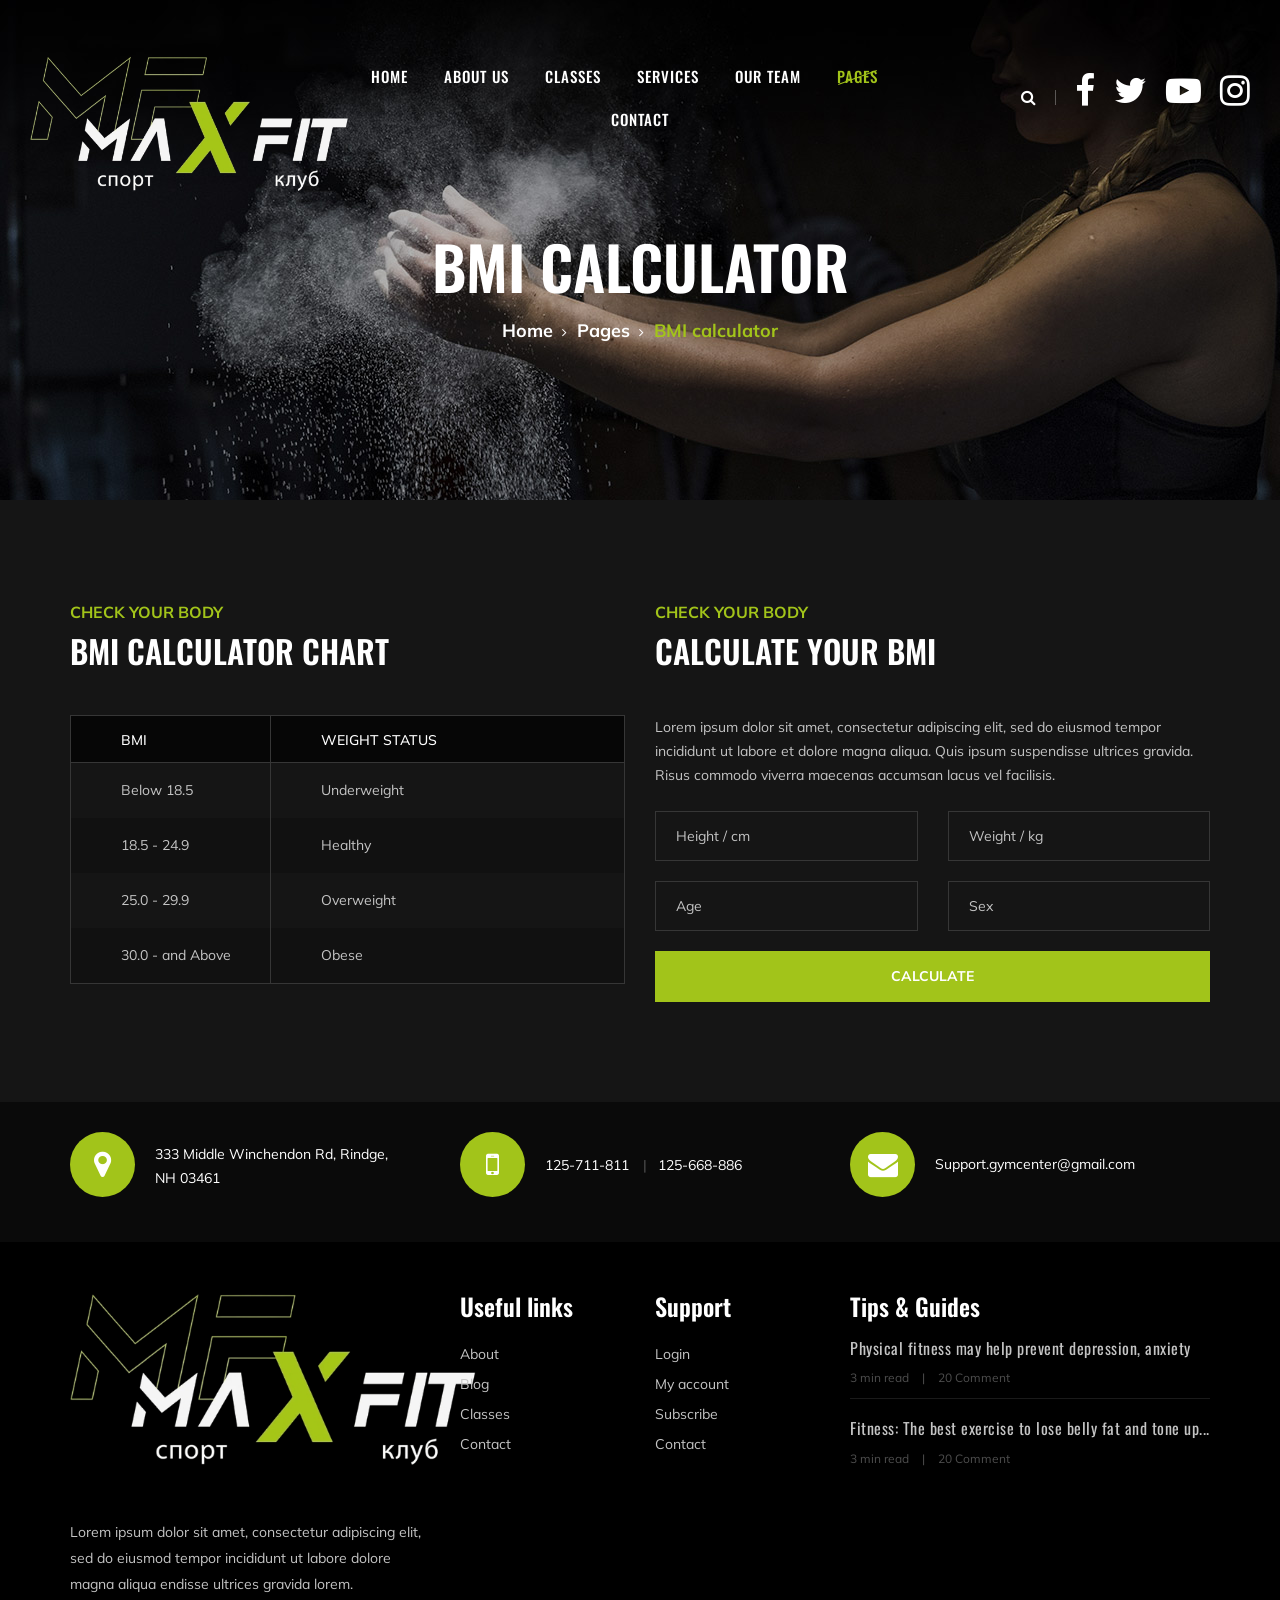
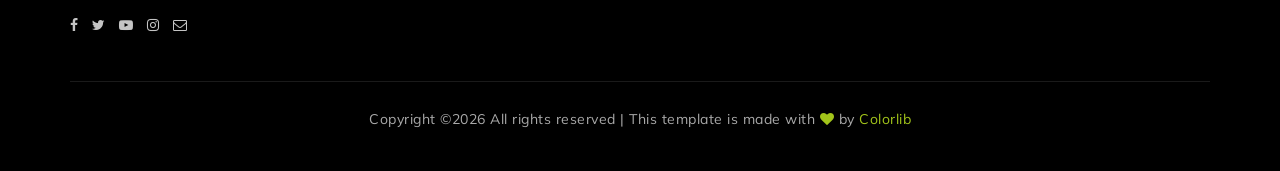
<file: bmi-calculator.html>
<!DOCTYPE html>
<html lang="zxx">

<head>
    <meta charset="UTF-8">
    <meta name="description" content="Gym Template">
    <meta name="keywords" content="Gym, unica, creative, html">
    <meta name="viewport" content="width=device-width, initial-scale=1.0">
    <meta http-equiv="X-UA-Compatible" content="ie=edge">
    <title>MaxFit Лиски</title>
    <link rel="icon" type="image/png" href="img/fa.png">

    <!-- Google Font -->
    <link href="https://fonts.googleapis.com/css?family=Muli:300,400,500,600,700,800,900&display=swap" rel="stylesheet">
    <link href="https://fonts.googleapis.com/css?family=Oswald:300,400,500,600,700&display=swap" rel="stylesheet">

    <!-- Css Styles -->
    <link rel="stylesheet" href="css/bootstrap.min.css" type="text/css">
    <link rel="stylesheet" href="css/font-awesome.min.css" type="text/css">
    <link rel="stylesheet" href="css/flaticon.css" type="text/css">
    <link rel="stylesheet" href="css/owl.carousel.min.css" type="text/css">
    <link rel="stylesheet" href="css/barfiller.css" type="text/css">
    <link rel="stylesheet" href="css/magnific-popup.css" type="text/css">
    <link rel="stylesheet" href="css/slicknav.min.css" type="text/css">
    <link rel="stylesheet" href="css/style.css" type="text/css">
</head>

<body>
    <!-- Page Preloder -->
    <div id="preloder">
        <div class="loader"></div>
    </div>

    <!-- Offcanvas Menu Section Begin -->
    <div class="offcanvas-menu-overlay"></div>
    <div class="offcanvas-menu-wrapper">
        <div class="canvas-close">
            <i class="fa fa-close"></i>
        </div>
        <div class="canvas-search search-switch">
            <i class="fa fa-search"></i>
        </div>
        <nav class="canvas-menu mobile-menu">
            <ul>
                <li><a href="./index.html">Home</a></li>
                <li><a href="./about-us.html">About Us</a></li>
                <li><a href="./class-details.html">Classes</a></li>
                <li><a href="./services.html">Services</a></li>
                <li><a href="./team.html">Our Team</a></li>
                <li><a href="#">Pages</a>
                    <ul class="dropdown">
                        <li><a href="./about-us.html">About us</a></li>
                        <li><a href="./class-timetable.html">Classes timetable</a></li>
                        <li><a href="./bmi-calculator.html">Bmi calculate</a></li>
                        <li><a href="./team.html">Our team</a></li>
                        <li><a href="./gallery.html">Gallery</a></li>
                        <li><a href="./blog.html">Our blog</a></li>
                        <li><a href="./404.html">404</a></li>
                    </ul>
                </li>
                <li><a href="./contact.html">Contact</a></li>
            </ul>
        </nav>
        <div id="mobile-menu-wrap"></div>
        <div class="canvas-social">
            <a href="#"><i class="fa fa-facebook"></i></a>
            <a href="#"><i class="fa fa-twitter"></i></a>
            <a href="#"><i class="fa fa-youtube-play"></i></a>
            <a href="#"><i class="fa fa-instagram"></i></a>
        </div>
    </div>
    <!-- Offcanvas Menu Section End -->

    <!-- Header Section Begin -->
    <header class="header-section">
        <div class="container-fluid">
            <div class="row">
                <div class="col-lg-3">
                    <div class="logo">
                        <a href="./index.html">
                            <img src="img/logo.png" alt="">
                        </a>
                    </div>
                </div>
                <div class="col-lg-6">
                    <nav class="nav-menu">
                        <ul>
                            <li><a href="./index.html">Home</a></li>
                            <li><a href="./about-us.html">About Us</a></li>
                            <li><a href="./class-details.html">Classes</a></li>
                            <li><a href="./services.html">Services</a></li>
                            <li><a href="./team.html">Our Team</a></li>
                            <li class="active"><a href="#">Pages</a>
                                <ul class="dropdown">
                                    <li><a href="./about-us.html">About us</a></li>
                                    <li><a href="./class-timetable.html">Classes timetable</a></li>
                                    <li><a href="./bmi-calculator.html">Bmi calculate</a></li>
                                    <li><a href="./team.html">Our team</a></li>
                                    <li><a href="./gallery.html">Gallery</a></li>
                                    <li><a href="./blog.html">Our blog</a></li>
                                    <li><a href="./404.html">404</a></li>
                                </ul>
                            </li>
                            <li><a href="./contact.html">Contact</a></li>
                        </ul>
                    </nav>
                </div>
                <div class="col-lg-3">
                    <div class="top-option">
                        <div class="to-search search-switch">
                            <i class="fa fa-search"></i>
                        </div>
                        <div class="to-social">
                            <a href="#"><i class="fa fa-facebook"></i></a>
                            <a href="#"><i class="fa fa-twitter"></i></a>
                            <a href="#"><i class="fa fa-youtube-play"></i></a>
                            <a href="#"><i class="fa fa-instagram"></i></a>
                        </div>
                    </div>
                </div>
            </div>
            <div class="canvas-open">
                <i class="fa fa-bars"></i>
            </div>
        </div>
    </header>
    <!-- Header End -->

    <!-- Breadcrumb Section Begin -->
    <section class="breadcrumb-section set-bg" data-setbg="img/breadcrumb-bg.jpg">
        <div class="container">
            <div class="row">
                <div class="col-lg-12 text-center">
                    <div class="breadcrumb-text">
                        <h2>BMI calculator</h2>
                        <div class="bt-option">
                            <a href="./index.html">Home</a>
                            <a href="#">Pages</a>
                            <span>BMI calculator</span>
                        </div>
                    </div>
                </div>
            </div>
        </div>
    </section>
    <!-- Breadcrumb Section End -->

    <!-- BMI Calculator Section Begin -->
    <section class="bmi-calculator-section spad">
        <div class="container">
            <div class="row">
                <div class="col-lg-6">
                    <div class="section-title chart-title">
                        <span>check your body</span>
                        <h2>BMI CALCULATOR CHART</h2>
                    </div>
                    <div class="chart-table">
                        <table>
                            <thead>
                                <tr>
                                    <th>Bmi</th>
                                    <th>WEIGHT STATUS</th>
                                </tr>
                            </thead>
                            <tbody>
                                <tr>
                                    <td class="point">Below 18.5</td>
                                    <td>Underweight</td>
                                </tr>
                                <tr>
                                    <td class="point">18.5 - 24.9</td>
                                    <td>Healthy</td>
                                </tr>
                                <tr>
                                    <td class="point">25.0 - 29.9</td>
                                    <td>Overweight</td>
                                </tr>
                                <tr>
                                    <td class="point">30.0 - and Above</td>
                                    <td>Obese</td>
                                </tr>
                            </tbody>
                        </table>
                    </div>
                </div>
                <div class="col-lg-6">
                    <div class="section-title chart-calculate-title">
                        <span>check your body</span>
                        <h2>CALCULATE YOUR BMI</h2>
                    </div>
                    <div class="chart-calculate-form">
                        <p>Lorem ipsum dolor sit amet, consectetur adipiscing elit, sed do eiusmod tempor incididunt ut
                            labore et dolore magna aliqua. Quis ipsum suspendisse ultrices gravida. Risus commodo
                            viverra maecenas accumsan lacus vel facilisis.</p>
                        <form action="#">
                            <div class="row">
                                <div class="col-sm-6">
                                    <input type="text" placeholder="Height / cm">
                                </div>
                                <div class="col-sm-6">
                                    <input type="text" placeholder="Weight / kg">
                                </div>
                                <div class="col-sm-6">
                                    <input type="text" placeholder="Age">
                                </div>
                                <div class="col-sm-6">
                                    <input type="text" placeholder="Sex">
                                </div>
                                <div class="col-lg-12">
                                    <button type="submit">Calculate</button>
                                </div>
                            </div>
                        </form>
                    </div>
                </div>
            </div>
        </div>
    </section>
    <!-- BMI Calculator Section End -->

    <!-- Get In Touch Section Begin -->
    <div class="gettouch-section">
        <div class="container">
            <div class="row">
                <div class="col-md-4">
                    <div class="gt-text">
                        <i class="fa fa-map-marker"></i>
                        <p>333 Middle Winchendon Rd, Rindge,<br/> NH 03461</p>
                    </div>
                </div>
                <div class="col-md-4">
                    <div class="gt-text">
                        <i class="fa fa-mobile"></i>
                        <ul>
                            <li>125-711-811</li>
                            <li>125-668-886</li>
                        </ul>
                    </div>
                </div>
                <div class="col-md-4">
                    <div class="gt-text email">
                        <i class="fa fa-envelope"></i>
                        <p>Support.gymcenter@gmail.com</p>
                    </div>
                </div>
            </div>
        </div>
    </div>
    <!-- Get In Touch Section End -->

    <!-- Footer Section Begin -->
    <section class="footer-section">
        <div class="container">
            <div class="row">
                <div class="col-lg-4">
                    <div class="fs-about">
                        <div class="fa-logo">
                            <a href="#"><img src="img/logo.png" alt=""></a>
                        </div>
                        <p>Lorem ipsum dolor sit amet, consectetur adipiscing elit, sed do eiusmod tempor incididunt ut
                            labore dolore magna aliqua endisse ultrices gravida lorem.</p>
                        <div class="fa-social">
                            <a href="#"><i class="fa fa-facebook"></i></a>
                            <a href="#"><i class="fa fa-twitter"></i></a>
                            <a href="#"><i class="fa fa-youtube-play"></i></a>
                            <a href="#"><i class="fa fa-instagram"></i></a>
                            <a href="#"><i class="fa  fa-envelope-o"></i></a>
                        </div>
                    </div>
                </div>
                <div class="col-lg-2 col-md-3 col-sm-6">
                    <div class="fs-widget">
                        <h4>Useful links</h4>
                        <ul>
                            <li><a href="#">About</a></li>
                            <li><a href="#">Blog</a></li>
                            <li><a href="#">Classes</a></li>
                            <li><a href="#">Contact</a></li>
                        </ul>
                    </div>
                </div>
                <div class="col-lg-2 col-md-3 col-sm-6">
                    <div class="fs-widget">
                        <h4>Support</h4>
                        <ul>
                            <li><a href="#">Login</a></li>
                            <li><a href="#">My account</a></li>
                            <li><a href="#">Subscribe</a></li>
                            <li><a href="#">Contact</a></li>
                        </ul>
                    </div>
                </div>
                <div class="col-lg-4 col-md-6">
                    <div class="fs-widget">
                        <h4>Tips & Guides</h4>
                        <div class="fw-recent">
                            <h6><a href="#">Physical fitness may help prevent depression, anxiety</a></h6>
                            <ul>
                                <li>3 min read</li>
                                <li>20 Comment</li>
                            </ul>
                        </div>
                        <div class="fw-recent">
                            <h6><a href="#">Fitness: The best exercise to lose belly fat and tone up...</a></h6>
                            <ul>
                                <li>3 min read</li>
                                <li>20 Comment</li>
                            </ul>
                        </div>
                    </div>
                </div>
            </div>
            <div class="row">
                <div class="col-lg-12 text-center">
                    <div class="copyright-text">
                        <p><!-- Link back to Colorlib can't be removed. Template is licensed under CC BY 3.0. -->
  Copyright &copy;<script>document.write(new Date().getFullYear());</script> All rights reserved | This template is made with <i class="fa fa-heart" aria-hidden="true"></i> by <a href="https://colorlib.com" target="_blank">Colorlib</a>
  <!-- Link back to Colorlib can't be removed. Template is licensed under CC BY 3.0. --></p>
                    </div>
                </div>
            </div>
        </div>
    </section>
    <!-- Footer Section End -->

    <!-- Search model Begin -->
    <div class="search-model">
        <div class="h-100 d-flex align-items-center justify-content-center">
            <div class="search-close-switch">+</div>
            <form class="search-model-form">
                <input type="text" id="search-input" placeholder="Search here.....">
            </form>
        </div>
    </div>
    <!-- Search model end -->

    <!-- Js Plugins -->
    <script src="js/jquery-3.3.1.min.js"></script>
    <script src="js/bootstrap.min.js"></script>
    <script src="js/jquery.magnific-popup.min.js"></script>
    <script src="js/masonry.pkgd.min.js"></script>
    <script src="js/jquery.barfiller.js"></script>
    <script src="js/jquery.slicknav.js"></script>
    <script src="js/owl.carousel.min.js"></script>
    <script src="js/main.js"></script>



</body>

</html>
</file>
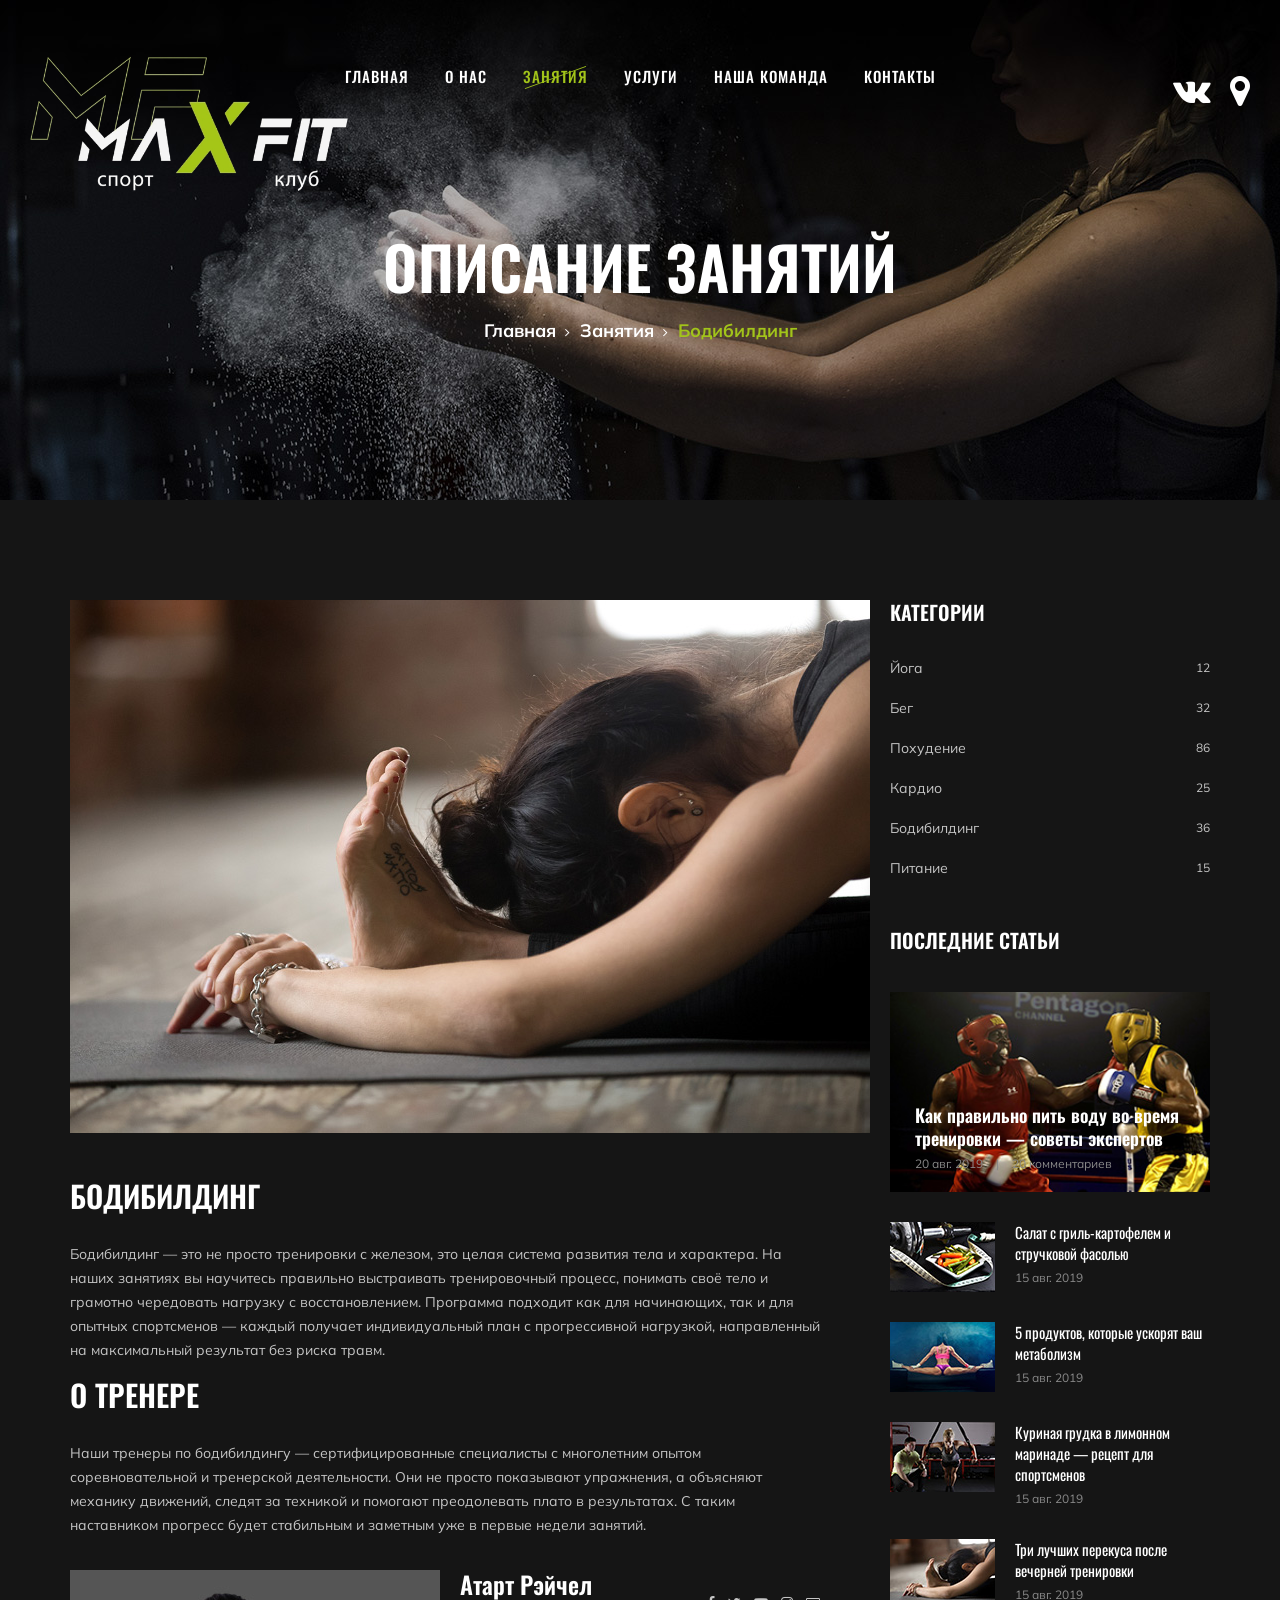
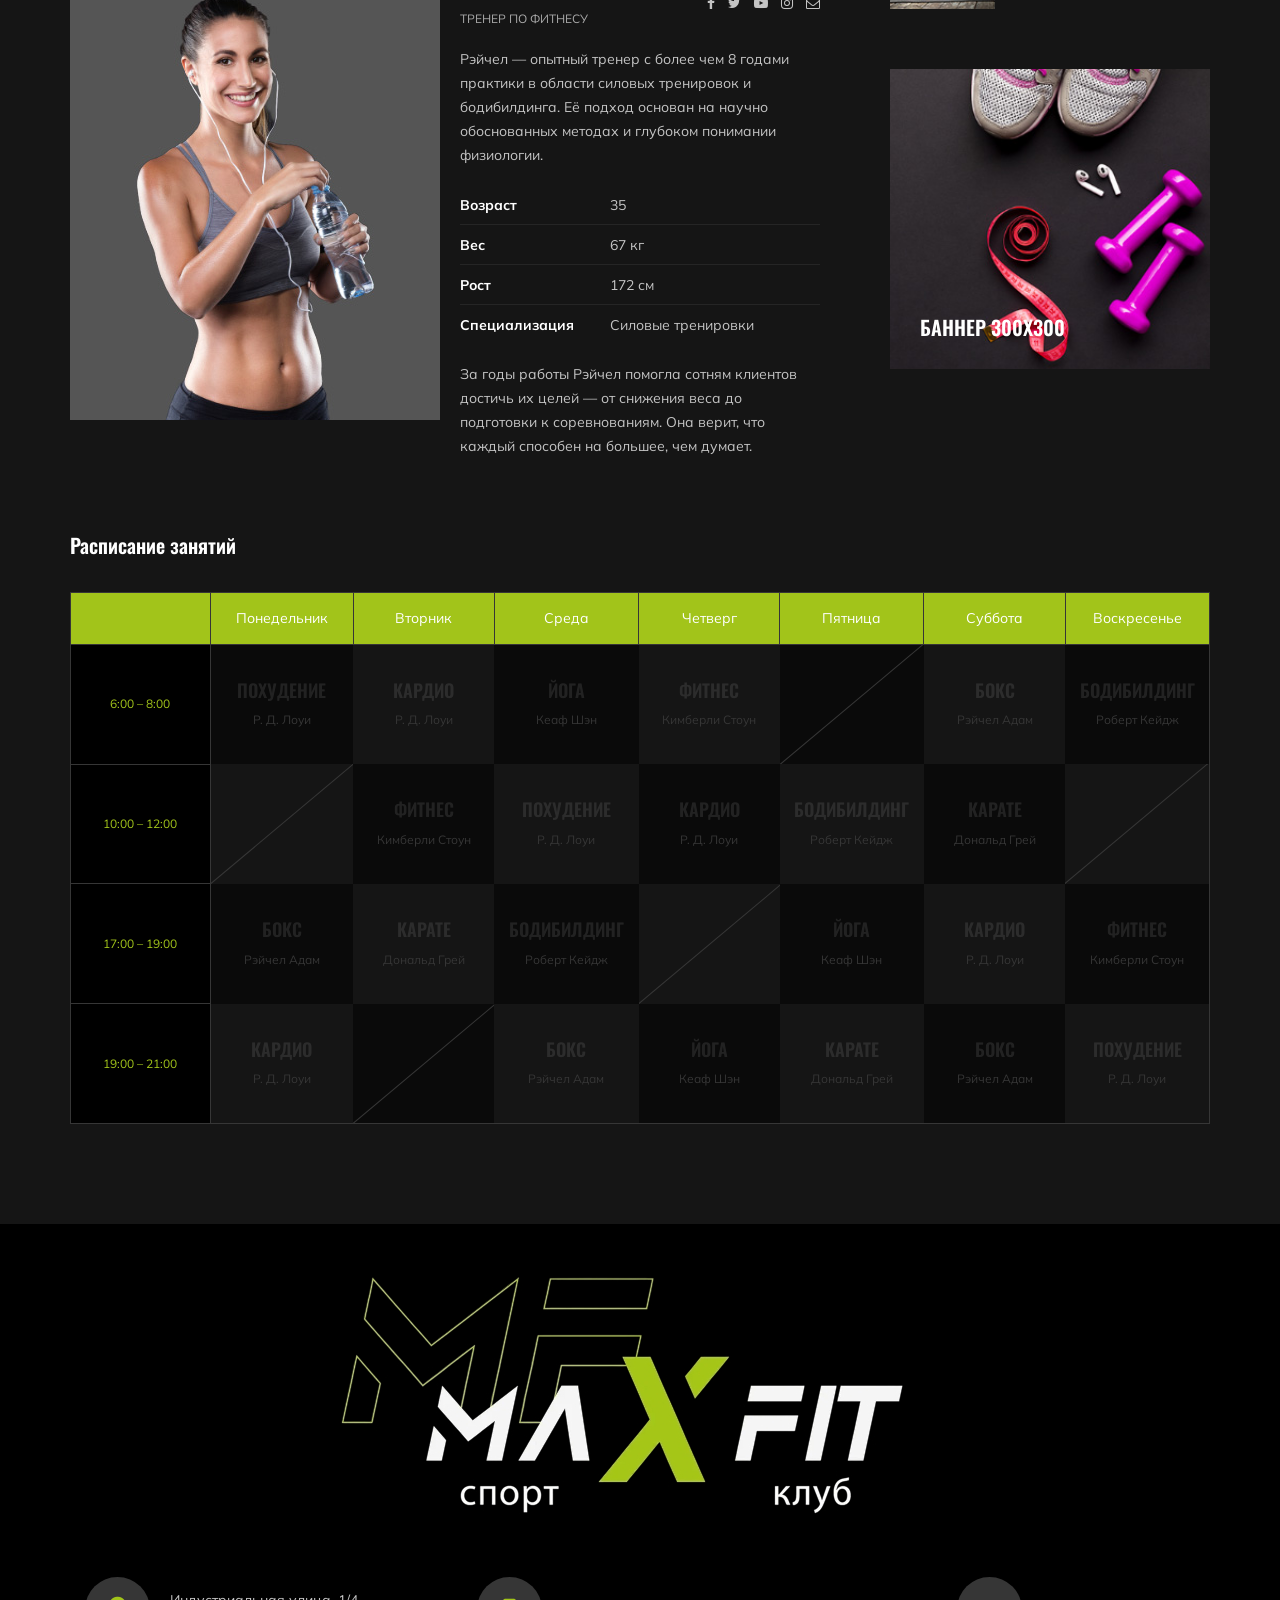
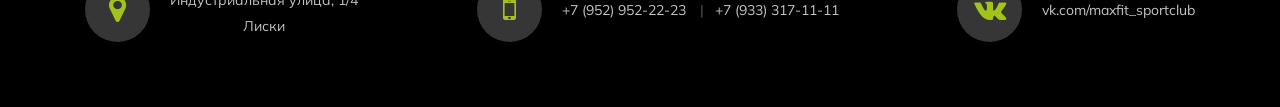
<file: class-details.html>
<!DOCTYPE html>
<html lang="ru">

<head>
    <meta charset="UTF-8">
    <meta name="description" content="Фитнес-центр">
    <meta name="keywords" content="Фитнес, тренажёрный зал, спорт, здоровье">
    <meta name="viewport" content="width=device-width, initial-scale=1.0">
    <meta http-equiv="X-UA-Compatible" content="ie=edge">
    <title>MaxFit Лиски</title>
    <link rel="icon" type="image/png" href="img/fa.png">
    <!-- Google Font -->
    <link href="https://fonts.googleapis.com/css?family=Muli:300,400,500,600,700,800,900&display=swap" rel="stylesheet">
    <link href="https://fonts.googleapis.com/css?family=Oswald:300,400,500,600,700&display=swap" rel="stylesheet">

    <!-- Css Styles -->
    <link rel="stylesheet" href="css/bootstrap.min.css" type="text/css">
    <link rel="stylesheet" href="css/font-awesome.min.css" type="text/css">
    <link rel="stylesheet" href="css/flaticon.css" type="text/css">
    <link rel="stylesheet" href="css/owl.carousel.min.css" type="text/css">
    <link rel="stylesheet" href="css/barfiller.css" type="text/css">
    <link rel="stylesheet" href="css/magnific-popup.css" type="text/css">
    <link rel="stylesheet" href="css/slicknav.min.css" type="text/css">
    <link rel="stylesheet" href="css/style.css" type="text/css">
</head>

<body>
    <!-- Page Preloder -->
    <div id="preloder">
        <div class="loader"></div>
    </div>

    <!-- Offcanvas Menu Section Begin -->
    <div class="offcanvas-menu-overlay"></div>
    <div class="offcanvas-menu-wrapper">
        <div class="canvas-close">
            <i class="fa fa-close"></i>
        </div>
        <div class="canvas-search search-switch">
            <i class="fa fa-search"></i>
        </div>
        <nav class="canvas-menu mobile-menu">
            <ul>
                <li><a href="./index.html">Главная</a></li>
                <li><a href="./about-us.html">О нас</a></li>
                <li><a href="./class-details.html">Классы</a></li>
                <li><a href="./services.html">Услуги</a></li>
                <li><a href="./team.html">Наша команда</a></li>
                <li><a href="#">Страницы</a>
                    <ul class="dropdown">
                        <li><a href="./about-us.html">О нас</a></li>
                        <li><a href="./class-timetable.html">Расписание занятий</a></li>
                        <li><a href="./bmi-calculator.html">Калькулятор ИМТ</a></li>
                        <li><a href="./team.html">Наша команда</a></li>
                        <li><a href="./gallery.html">Галерея</a></li>
                        <li><a href="./blog.html">Наш блог</a></li>
                        <li><a href="./404.html">404</a></li>
                    </ul>
                </li>
                <li><a href="./contact.html">Контакты</a></li>
            </ul>
        </nav>
        <div id="mobile-menu-wrap"></div>
        <div class="canvas-social">
            <a href="#"><i class="fa fa-facebook"></i></a>
            <a href="#"><i class="fa fa-twitter"></i></a>
            <a href="#"><i class="fa fa-youtube-play"></i></a>
            <a href="#"><i class="fa fa-instagram"></i></a>
        </div>
    </div>
    <!-- Offcanvas Menu Section End -->

     <!-- Header Section Begin -->
    <header class="header-section">
        <div class="container-fluid">
            <div class="row">
                <div class="col-lg-3">
                    <div class="logo">
                        <a href="./index.html">
                            <img src="img/logo.png" alt="">
                        </a>
                    </div>
                </div>
                <div class="col-lg-6">
                    <nav class="nav-menu">
                        <ul>
                            <li><a href="./index.html">Главная</a></li>
                            <li><a href="./about-us.html">О нас</a></li>
                            <li class="active"><a href="./class-details.html">Занятия</a></li>
                            <li><a href="./services.html">Услуги</a></li>
                            <li><a href="./team.html">Наша команда</a></li>
                            <li><a href="./contact.html">Контакты</a></li>
                        </ul>
                    </nav>
                </div>
                <div class="col-lg-3">
                    <div class="top-option">
                        <div class="to-social">
                            <a href="https://vk.com/maxfit_sportclub" target="_blank">
                                <i class="fa fa-vk"></i>
                            </a>
                            <a href="https://yandex.ru/maps/-/CPCFrOp4" target="_blank"><i class="fa fa-map-marker"></i></a>
                        </div>
                    </div>
                </div>
            </div>
            <div class="canvas-open">
                <i class="fa fa-bars"></i>
            </div>
        </div>
    </header>
    <!-- Header End -->

    <!-- Breadcrumb Section Begin -->
    <section class="breadcrumb-section set-bg" data-setbg="img/breadcrumb-bg.jpg">
        <div class="container">
            <div class="row">
                <div class="col-lg-12 text-center">
                    <div class="breadcrumb-text">
                        <h2>Описание занятий</h2>
                        <div class="bt-option">
                            <a href="./index.html">Главная</a>
                            <a href="#">Занятия</a>
                            <span>Бодибилдинг</span>
                        </div>
                    </div>
                </div>
            </div>
        </div>
    </section>
    <!-- Breadcrumb Section End -->

    <!-- Class Details Section Begin -->
    <section class="class-details-section spad">
        <div class="container">
            <div class="row">
                <div class="col-lg-8">
                    <div class="class-details-text">
                        <div class="cd-pic">
                            <img src="img/classes/class-details/class-detailsl.jpg" alt="">
                        </div>
                        <div class="cd-text">
                            <div class="cd-single-item">
                                <h3>Бодибилдинг</h3>
                                <p>Бодибилдинг — это не просто тренировки с железом, это целая система развития тела и характера. На наших занятиях вы научитесь правильно выстраивать тренировочный процесс, понимать своё тело и грамотно чередовать нагрузку с восстановлением. Программа подходит как для начинающих, так и для опытных спортсменов — каждый получает индивидуальный план с прогрессивной нагрузкой, направленный на максимальный результат без риска травм.</p>
                            </div>
                            <div class="cd-single-item">
                                <h3>О тренере</h3>
                                <p>Наши тренеры по бодибилдингу — сертифицированные специалисты с многолетним опытом соревновательной и тренерской деятельности. Они не просто показывают упражнения, а объясняют механику движений, следят за техникой и помогают преодолевать плато в результатах. С таким наставником прогресс будет стабильным и заметным уже в первые недели занятий.</p>
                            </div>
                        </div>
                        <div class="cd-trainer">
                            <div class="row">
                                <div class="col-md-6">
                                    <div class="cd-trainer-pic">
                                        <img src="img/classes/class-details/trainer-profile.jpg" alt="">
                                    </div>
                                </div>
                                <div class="col-md-6">
                                    <div class="cd-trainer-text">
                                        <div class="trainer-title">
                                            <h4>Атарт Рэйчел</h4>
                                            <span>Тренер по фитнесу</span>
                                        </div>
                                        <div class="trainer-social">
                                            <a href="#"><i class="fa fa-facebook"></i></a>
                                            <a href="#"><i class="fa fa-twitter"></i></a>
                                            <a href="#"><i class="fa fa-youtube-play"></i></a>
                                            <a href="#"><i class="fa fa-instagram"></i></a>
                                            <a href="#"><i class="fa  fa-envelope-o"></i></a>
                                        </div>
                                        <p>Рэйчел — опытный тренер с более чем 8 годами практики в области силовых тренировок и бодибилдинга. Её подход основан на научно обоснованных методах и глубоком понимании физиологии.</p>
                                        <ul class="trainer-info">
                                            <li><span>Возраст</span>35</li>
                                            <li><span>Вес</span>67 кг</li>
                                            <li><span>Рост</span>172 см</li>
                                            <li><span>Специализация</span>Силовые тренировки</li>
                                        </ul>
                                        <p>За годы работы Рэйчел помогла сотням клиентов достичь их целей — от снижения веса до подготовки к соревнованиям. Она верит, что каждый способен на большее, чем думает.</p>
                                    </div>
                                </div>
                            </div>
                        </div>
                    </div>
                </div>
                <div class="col-lg-4 col-md-8">
                    <div class="sidebar-option">
                        <div class="so-categories">
                            <h5 class="title">Категории</h5>
                            <ul>
                                <li><a href="#">Йога <span>12</span></a></li>
                                <li><a href="#">Бег <span>32</span></a></li>
                                <li><a href="#">Похудение <span>86</span></a></li>
                                <li><a href="#">Кардио <span>25</span></a></li>
                                <li><a href="#">Бодибилдинг <span>36</span></a></li>
                                <li><a href="#">Питание <span>15</span></a></li>
                            </ul>
                        </div>
                        <div class="so-latest">
                            <h5 class="title">Последние статьи</h5>
                            <div class="latest-large set-bg" data-setbg="img/letest-blog/latest-1.jpg">
                                <div class="ll-text">
                                    <h5><a href="#">Как правильно пить воду во время тренировки — советы экспертов</a></h5>
                                    <ul>
                                        <li>20 авг. 2019</li>
                                        <li>20 комментариев</li>
                                    </ul>
                                </div>
                            </div>
                            <div class="latest-item">
                                <div class="li-pic">
                                    <img src="img/letest-blog/latest-2.jpg" alt="">
                                </div>
                                <div class="li-text">
                                    <h6><a href="#">Салат с гриль-картофелем и стручковой фасолью</a></h6>
                                    <span class="li-time">15 авг. 2019</span>
                                </div>
                            </div>
                            <div class="latest-item">
                                <div class="li-pic">
                                    <img src="img/letest-blog/latest-3.jpg" alt="">
                                </div>
                                <div class="li-text">
                                    <h6><a href="#">5 продуктов, которые ускорят ваш метаболизм</a></h6>
                                    <span class="li-time">15 авг. 2019</span>
                                </div>
                            </div>
                            <div class="latest-item">
                                <div class="li-pic">
                                    <img src="img/letest-blog/latest-4.jpg" alt="">
                                </div>
                                <div class="li-text">
                                    <h6><a href="#">Куриная грудка в лимонном маринаде — рецепт для спортсменов</a></h6>
                                    <span class="li-time">15 авг. 2019</span>
                                </div>
                            </div>
                            <div class="latest-item">
                                <div class="li-pic">
                                    <img src="img/letest-blog/latest-5.jpg" alt="">
                                </div>
                                <div class="li-text">
                                    <h6><a href="#">Три лучших перекуса после вечерней тренировки</a></h6>
                                    <span class="li-time">15 авг. 2019</span>
                                </div>
                            </div>
                        </div>
                        <div class="so-banner set-bg" data-setbg="img/sidebar-banner.jpg">
                            <h5>Баннер 300x300</h5>
                        </div>
                    </div>
                </div>
            </div>
        </div>
    </section>
    <!-- Class Details Section End -->

    <!-- Class Timetable Section Begin -->
    <section class="class-timetable-section class-details-timetable spad">
        <div class="container">
            <div class="row">
                <div class="col-lg-12">
                    <div class="class-details-timetable_title">
                        <h5>Расписание занятий</h5>
                    </div>
                </div>
            </div>
            <div class="row">
                <div class="col-lg-12">
                    <div class="class-timetable details-timetable">
                        <table>
                            <thead>
                                <tr>
                                    <th></th>
                                    <th>Понедельник</th>
                                    <th>Вторник</th>
                                    <th>Среда</th>
                                    <th>Четверг</th>
                                    <th>Пятница</th>
                                    <th>Суббота</th>
                                    <th>Воскресенье</th>
                                </tr>
                            </thead>
                            <tbody>
                                <tr>
                                    <td class="class-time">6:00 – 8:00</td>
                                    <td class="dark-bg hover-dp ts-meta" data-tsmeta="workout">
                                        <h5>ПОХУДЕНИЕ</h5>
                                        <span>Р. Д. Лоуи</span>
                                    </td>
                                    <td class="hover-dp ts-meta" data-tsmeta="fitness">
                                        <h5>Кардио</h5>
                                        <span>Р. Д. Лоуи</span>
                                    </td>
                                    <td class="dark-bg hover-dp ts-meta" data-tsmeta="workout">
                                        <h5>Йога</h5>
                                        <span>Кеаф Шэн</span>
                                    </td>
                                    <td class="hover-dp ts-meta" data-tsmeta="fitness">
                                        <h5>Фитнес</h5>
                                        <span>Кимберли Стоун</span>
                                    </td>
                                    <td class="dark-bg blank-td"></td>
                                    <td class="hover-dp ts-meta" data-tsmeta="motivation">
                                        <h5>Бокс</h5>
                                        <span>Рэйчел Адам</span>
                                    </td>
                                    <td class="dark-bg hover-dp ts-meta" data-tsmeta="workout">
                                        <h5>Бодибилдинг</h5>
                                        <span>Роберт Кейдж</span>
                                    </td>
                                </tr>
                                <tr>
                                    <td class="class-time">10:00 – 12:00</td>
                                    <td class="blank-td"></td>
                                    <td class="dark-bg hover-dp ts-meta" data-tsmeta="fitness">
                                        <h5>Фитнес</h5>
                                        <span>Кимберли Стоун</span>
                                    </td>
                                    <td class="hover-dp ts-meta" data-tsmeta="workout">
                                        <h5>ПОХУДЕНИЕ</h5>
                                        <span>Р. Д. Лоуи</span>
                                    </td>
                                    <td class="dark-bg hover-dp ts-meta" data-tsmeta="motivation">
                                        <h5>Кардио</h5>
                                        <span>Р. Д. Лоуи</span>
                                    </td>
                                    <td class="hover-dp ts-meta" data-tsmeta="workout">
                                        <h5>Бодибилдинг</h5>
                                        <span>Роберт Кейдж</span>
                                    </td>
                                    <td class="dark-bg hover-dp ts-meta" data-tsmeta="motivation">
                                        <h5>Карате</h5>
                                        <span>Дональд Грей</span>
                                    </td>
                                    <td class="blank-td"></td>
                                </tr>
                                <tr>
                                    <td class="class-time">17:00 – 19:00</td>
                                    <td class="dark-bg hover-dp ts-meta" data-tsmeta="fitness">
                                        <h5>Бокс</h5>
                                        <span>Рэйчел Адам</span>
                                    </td>
                                    <td class="hover-dp ts-meta" data-tsmeta="motivation">
                                        <h5>Карате</h5>
                                        <span>Дональд Грей</span>
                                    </td>
                                    <td class="dark-bg hover-dp ts-meta" data-tsmeta="workout">
                                        <h5>Бодибилдинг</h5>
                                        <span>Роберт Кейдж</span>
                                    </td>
                                    <td class="blank-td"></td>
                                    <td class="dark-bg hover-dp ts-meta" data-tsmeta="workout">
                                        <h5>Йога</h5>
                                        <span>Кеаф Шэн</span>
                                    </td>
                                    <td class="hover-dp ts-meta" data-tsmeta="motivation">
                                        <h5>Кардио</h5>
                                        <span>Р. Д. Лоуи</span>
                                    </td>
                                    <td class="dark-bg hover-dp ts-meta" data-tsmeta="fitness">
                                        <h5>Фитнес</h5>
                                        <span>Кимберли Стоун</span>
                                    </td>
                                </tr>
                                <tr>
                                    <td class="class-time">19:00 – 21:00</td>
                                    <td class="hover-dp ts-meta" data-tsmeta="motivation">
                                        <h5>Кардио</h5>
                                        <span>Р. Д. Лоуи</span>
                                    </td>
                                    <td class="dark-bg blank-td"></td>
                                    <td class="hover-dp ts-meta" data-tsmeta="fitness">
                                        <h5>Бокс</h5>
                                        <span>Рэйчел Адам</span>
                                    </td>
                                    <td class="dark-bg hover-dp ts-meta" data-tsmeta="workout">
                                        <h5>Йога</h5>
                                        <span>Кеаф Шэн</span>
                                    </td>
                                    <td class="hover-dp ts-meta" data-tsmeta="motivation">
                                        <h5>Карате</h5>
                                        <span>Дональд Грей</span>
                                    </td>
                                    <td class="dark-bg hover-dp ts-meta" data-tsmeta="fitness">
                                        <h5>Бокс</h5>
                                        <span>Рэйчел Адам</span>
                                    </td>
                                    <td class="hover-dp ts-meta" data-tsmeta="workout">
                                        <h5>ПОХУДЕНИЕ</h5>
                                        <span>Р. Д. Лоуи</span>
                                    </td>
                                </tr>
                            </tbody>
                        </table>
                    </div>
                </div>
            </div>
        </div>
    </section>
    <!-- Class Timetable Section End -->


     <!-- Footer Section Begin -->
    <section class="footer-section">
        <div class="container">
            <div class="row">
                <div class="col-12"> <div class="fs-about text-center">
                    <div class="fs-about">
                        <div class="fa-logo">
                            <a href="#"><img src="img/logo.png" alt=""></a>
                        </div>
                        <div class="col-lg-12">
                            <div class="contact-widget">
                                <div class="cw-text">
                                    <i class="fa fa-map-marker"></i>
                                    <p>Индустриальная улица, 1/4<br/> Лиски</p>
                                </div>
                                <div class="cw-text">
                                    <i class="fa fa-mobile"></i>
                                    <ul>
                                        <li>
                                            <a href="tel:+79529522223">+7 (952) 952-22-23</a>
                                        </li>
                                        <li>
                                            <a href="tel:+79333171111">+7 (933) 317-11-11</a>
                                        </li>
                                    </ul>
                                </div>
                                <div class="cw-text email">
                                    <i class="fa fa-vk"></i>
                                        <p>
                                            <a href="https://vk.com/maxfit_sportclub" target="_blank">
                                                vk.com/maxfit_sportclub
                                            </a>
                                        </p>
                                </div>
                                
                            </div>
                        </div>
                    </div>
                </div>
                </div>
            </div>
        </div>
    </section>
    <!-- Footer Section End -->

    <!-- Search model Begin -->
    <div class="search-model">
        <div class="h-100 d-flex align-items-center justify-content-center">
            <div class="search-close-switch">+</div>
            <form class="search-model-form">
                <input type="text" id="search-input" placeholder="Поиск.....">
            </form>
        </div>
    </div>
    <!-- Search model end -->

    <!-- Js Plugins -->
    <script src="js/jquery-3.3.1.min.js"></script>
    <script src="js/bootstrap.min.js"></script>
    <script src="js/jquery.magnific-popup.min.js"></script>
    <script src="js/masonry.pkgd.min.js"></script>
    <script src="js/jquery.barfiller.js"></script>
    <script src="js/jquery.slicknav.js"></script>
    <script src="js/owl.carousel.min.js"></script>
    <script src="js/main.js"></script>

</body>

</html>
</file>
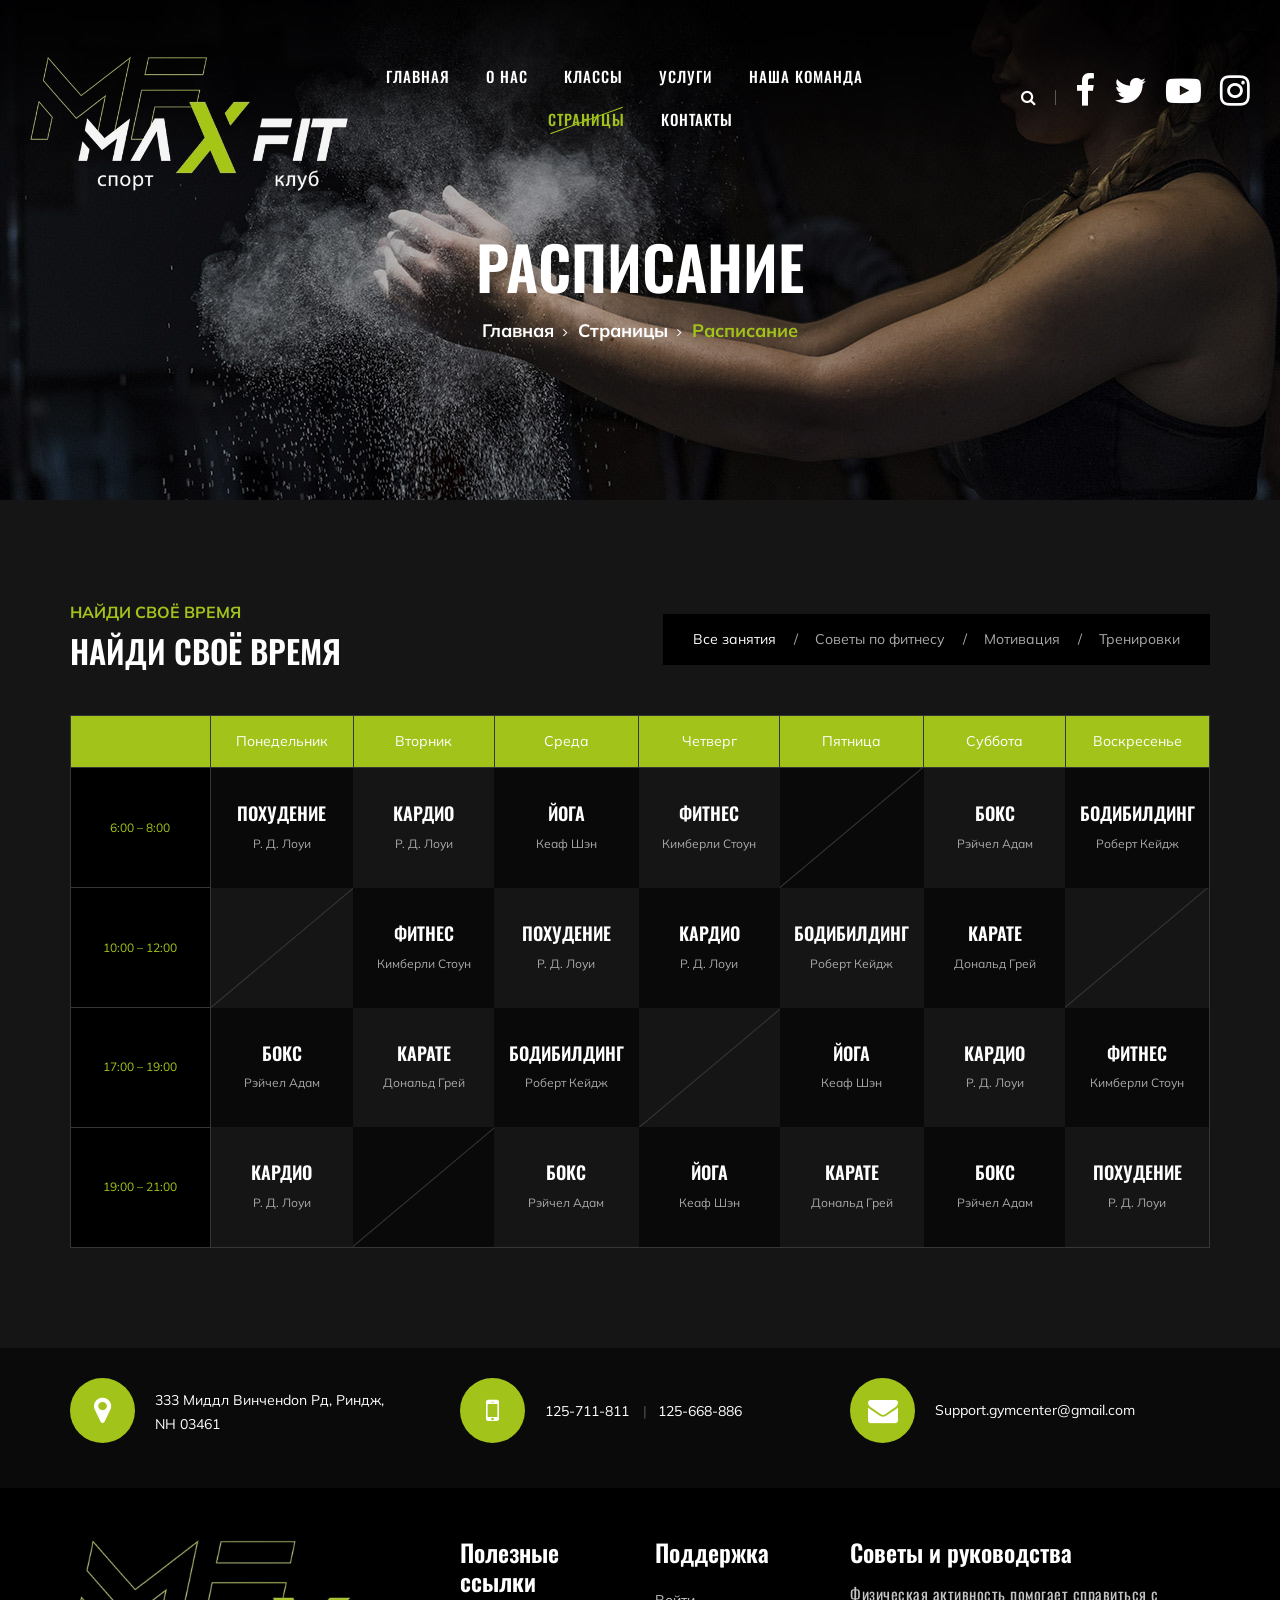
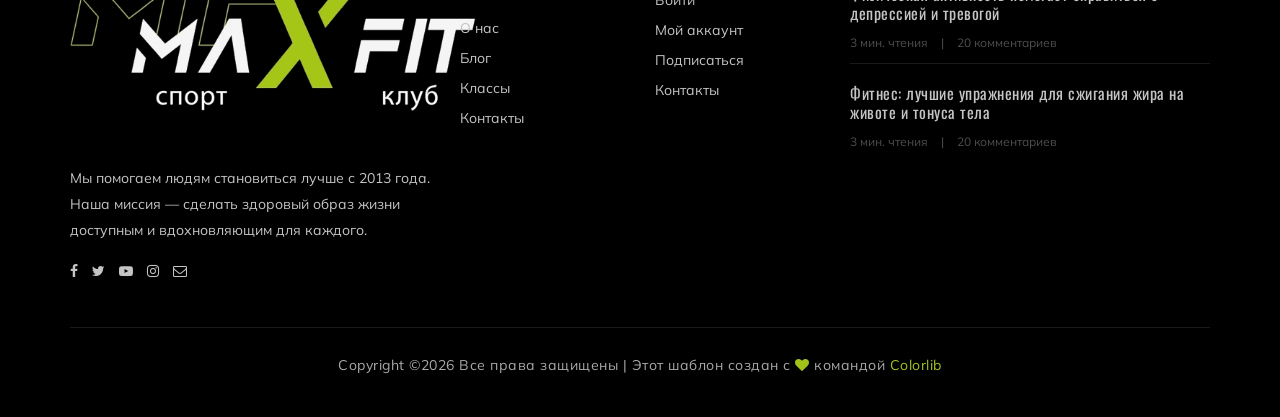
<file: class-timetable.html>
<!DOCTYPE html>
<html lang="ru">

<head>
    <meta charset="UTF-8">
    <meta name="description" content="Фитнес-центр">
    <meta name="keywords" content="Фитнес, тренажёрный зал, спорт, здоровье">
    <meta name="viewport" content="width=device-width, initial-scale=1.0">
    <meta http-equiv="X-UA-Compatible" content="ie=edge">
    <title>MaxFit Лиски</title>
    <link rel="icon" type="image/png" href="img/fa.png">

    <!-- Google Font -->
    <link href="https://fonts.googleapis.com/css?family=Muli:300,400,500,600,700,800,900&display=swap" rel="stylesheet">
    <link href="https://fonts.googleapis.com/css?family=Oswald:300,400,500,600,700&display=swap" rel="stylesheet">

    <!-- Css Styles -->
    <link rel="stylesheet" href="css/bootstrap.min.css" type="text/css">
    <link rel="stylesheet" href="css/font-awesome.min.css" type="text/css">
    <link rel="stylesheet" href="css/flaticon.css" type="text/css">
    <link rel="stylesheet" href="css/owl.carousel.min.css" type="text/css">
    <link rel="stylesheet" href="css/barfiller.css" type="text/css">
    <link rel="stylesheet" href="css/magnific-popup.css" type="text/css">
    <link rel="stylesheet" href="css/slicknav.min.css" type="text/css">
    <link rel="stylesheet" href="css/style.css" type="text/css">
</head>

<body>
    <!-- Page Preloder -->
    <div id="preloder">
        <div class="loader"></div>
    </div>

    <!-- Offcanvas Menu Section Begin -->
    <div class="offcanvas-menu-overlay"></div>
    <div class="offcanvas-menu-wrapper">
        <div class="canvas-close">
            <i class="fa fa-close"></i>
        </div>
        <div class="canvas-search search-switch">
            <i class="fa fa-search"></i>
        </div>
        <nav class="canvas-menu mobile-menu">
            <ul>
                <li><a href="./index.html">Главная</a></li>
                <li><a href="./about-us.html">О нас</a></li>
                <li><a href="./class-details.html">Классы</a></li>
                <li><a href="./services.html">Услуги</a></li>
                <li><a href="./team.html">Наша команда</a></li>
                <li><a href="#">Страницы</a>
                    <ul class="dropdown">
                        <li><a href="./about-us.html">О нас</a></li>
                        <li><a href="./class-timetable.html">Расписание занятий</a></li>
                        <li><a href="./bmi-calculator.html">Калькулятор ИМТ</a></li>
                        <li><a href="./team.html">Наша команда</a></li>
                        <li><a href="./gallery.html">Галерея</a></li>
                        <li><a href="./blog.html">Наш блог</a></li>
                        <li><a href="./404.html">404</a></li>
                    </ul>
                </li>
                <li><a href="./contact.html">Контакты</a></li>
            </ul>
        </nav>
        <div id="mobile-menu-wrap"></div>
        <div class="canvas-social">
            <a href="#"><i class="fa fa-facebook"></i></a>
            <a href="#"><i class="fa fa-twitter"></i></a>
            <a href="#"><i class="fa fa-youtube-play"></i></a>
            <a href="#"><i class="fa fa-instagram"></i></a>
        </div>
    </div>
    <!-- Offcanvas Menu Section End -->

    <!-- Header Section Begin -->
    <header class="header-section">
        <div class="container-fluid">
            <div class="row">
                <div class="col-lg-3">
                    <div class="logo">
                        <a href="./index.html">
                            <img src="img/logo.png" alt="">
                        </a>
                    </div>
                </div>
                <div class="col-lg-6">
                    <nav class="nav-menu">
                        <ul>
                            <li><a href="./index.html">Главная</a></li>
                            <li><a href="./about-us.html">О нас</a></li>
                            <li><a href="./classes.html">Классы</a></li>
                            <li><a href="./services.html">Услуги</a></li>
                            <li><a href="./team.html">Наша команда</a></li>
                            <li class="active"><a href="#">Страницы</a>
                                <ul class="dropdown">
                                    <li><a href="./about-us.html">О нас</a></li>
                                    <li><a href="./class-timetable.html">Расписание занятий</a></li>
                                    <li><a href="./bmi-calculator.html">Калькулятор ИМТ</a></li>
                                    <li><a href="./team.html">Наша команда</a></li>
                                    <li><a href="./gallery.html">Галерея</a></li>
                                    <li><a href="./blog.html">Наш блог</a></li>
                                    <li><a href="./404.html">404</a></li>
                                </ul>
                            </li>
                            <li><a href="./contact.html">Контакты</a></li>
                        </ul>
                    </nav>
                </div>
                <div class="col-lg-3">
                    <div class="top-option">
                        <div class="to-search search-switch">
                            <i class="fa fa-search"></i>
                        </div>
                        <div class="to-social">
                            <a href="#"><i class="fa fa-facebook"></i></a>
                            <a href="#"><i class="fa fa-twitter"></i></a>
                            <a href="#"><i class="fa fa-youtube-play"></i></a>
                            <a href="#"><i class="fa fa-instagram"></i></a>
                        </div>
                    </div>
                </div>
            </div>
            <div class="canvas-open">
                <i class="fa fa-bars"></i>
            </div>
        </div>
    </header>
    <!-- Header End -->

    <!-- Breadcrumb Section Begin -->
    <section class="breadcrumb-section set-bg" data-setbg="img/breadcrumb-bg.jpg">
        <div class="container">
            <div class="row">
                <div class="col-lg-12 text-center">
                    <div class="breadcrumb-text">
                        <h2>Расписание</h2>
                        <div class="bt-option">
                            <a href="./index.html">Главная</a>
                            <a href="#">Страницы</a>
                            <span>Расписание</span>
                        </div>
                    </div>
                </div>
            </div>
        </div>
    </section>
    <!-- Breadcrumb Section End -->

    <!-- Class Timetable Section Begin -->
    <section class="class-timetable-section spad">
        <div class="container">
            <div class="row">
                <div class="col-lg-6">
                    <div class="section-title">
                        <span>Найди своё время</span>
                        <h2>Найди своё время</h2>
                    </div>
                </div>
                <div class="col-lg-6">
                    <div class="table-controls">
                        <ul>
                            <li class="active" data-tsfilter="all">Все занятия</li>
                            <li data-tsfilter="fitness">Советы по фитнесу</li>
                            <li data-tsfilter="motivation">Мотивация</li>
                            <li data-tsfilter="workout">Тренировки</li>
                        </ul>
                    </div>
                </div>
            </div>
            <div class="row">
                <div class="col-lg-12">
                    <div class="class-timetable">
                        <table>
                            <thead>
                                <tr>
                                    <th></th>
                                    <th>Понедельник</th>
                                    <th>Вторник</th>
                                    <th>Среда</th>
                                    <th>Четверг</th>
                                    <th>Пятница</th>
                                    <th>Суббота</th>
                                    <th>Воскресенье</th>
                                </tr>
                            </thead>
                            <tbody>
                                <tr>
                                    <td class="class-time">6:00 – 8:00</td>
                                    <td class="dark-bg hover-bg ts-meta" data-tsmeta="workout">
                                        <h5>ПОХУДЕНИЕ</h5>
                                        <span>Р. Д. Лоуи</span>
                                    </td>
                                    <td class="hover-bg ts-meta" data-tsmeta="fitness">
                                        <h5>Кардио</h5>
                                        <span>Р. Д. Лоуи</span>
                                    </td>
                                    <td class="dark-bg hover-bg ts-meta" data-tsmeta="workout">
                                        <h5>Йога</h5>
                                        <span>Кеаф Шэн</span>
                                    </td>
                                    <td class="hover-bg ts-meta" data-tsmeta="fitness">
                                        <h5>Фитнес</h5>
                                        <span>Кимберли Стоун</span>
                                    </td>
                                    <td class="dark-bg blank-td"></td>
                                    <td class="hover-bg ts-meta" data-tsmeta="motivation">
                                        <h5>Бокс</h5>
                                        <span>Рэйчел Адам</span>
                                    </td>
                                    <td class="dark-bg hover-bg ts-meta" data-tsmeta="workout">
                                        <h5>Бодибилдинг</h5>
                                        <span>Роберт Кейдж</span>
                                    </td>
                                </tr>
                                <tr>
                                    <td class="class-time">10:00 – 12:00</td>
                                    <td class="blank-td"></td>
                                    <td class="dark-bg hover-bg ts-meta" data-tsmeta="fitness">
                                        <h5>Фитнес</h5>
                                        <span>Кимберли Стоун</span>
                                    </td>
                                    <td class="hover-bg ts-meta" data-tsmeta="workout">
                                        <h5>ПОХУДЕНИЕ</h5>
                                        <span>Р. Д. Лоуи</span>
                                    </td>
                                    <td class="dark-bg hover-bg ts-meta" data-tsmeta="motivation">
                                        <h5>Кардио</h5>
                                        <span>Р. Д. Лоуи</span>
                                    </td>
                                    <td class="hover-bg ts-meta" data-tsmeta="workout">
                                        <h5>Бодибилдинг</h5>
                                        <span>Роберт Кейдж</span>
                                    </td>
                                    <td class="dark-bg hover-bg ts-meta" data-tsmeta="motivation">
                                        <h5>Карате</h5>
                                        <span>Дональд Грей</span>
                                    </td>
                                    <td class="blank-td"></td>
                                </tr>
                                <tr>
                                    <td class="class-time">17:00 – 19:00</td>
                                    <td class="dark-bg hover-bg ts-meta" data-tsmeta="fitness">
                                        <h5>Бокс</h5>
                                        <span>Рэйчел Адам</span>
                                    </td>
                                    <td class="hover-bg ts-meta" data-tsmeta="motivation">
                                        <h5>Карате</h5>
                                        <span>Дональд Грей</span>
                                    </td>
                                    <td class="dark-bg hover-bg ts-meta" data-tsmeta="workout">
                                        <h5>Бодибилдинг</h5>
                                        <span>Роберт Кейдж</span>
                                    </td>
                                    <td class="blank-td"></td>
                                    <td class="dark-bg hover-bg ts-meta" data-tsmeta="workout">
                                        <h5>Йога</h5>
                                        <span>Кеаф Шэн</span>
                                    </td>
                                    <td class="hover-bg ts-meta" data-tsmeta="motivation">
                                        <h5>Кардио</h5>
                                        <span>Р. Д. Лоуи</span>
                                    </td>
                                    <td class="dark-bg hover-bg ts-meta" data-tsmeta="fitness">
                                        <h5>Фитнес</h5>
                                        <span>Кимберли Стоун</span>
                                    </td>
                                </tr>
                                <tr>
                                    <td class="class-time">19:00 – 21:00</td>
                                    <td class="hover-bg ts-meta" data-tsmeta="motivation">
                                        <h5>Кардио</h5>
                                        <span>Р. Д. Лоуи</span>
                                    </td>
                                    <td class="dark-bg blank-td"></td>
                                    <td class="hover-bg ts-meta" data-tsmeta="fitness">
                                        <h5>Бокс</h5>
                                        <span>Рэйчел Адам</span>
                                    </td>
                                    <td class="dark-bg hover-bg ts-meta" data-tsmeta="workout">
                                        <h5>Йога</h5>
                                        <span>Кеаф Шэн</span>
                                    </td>
                                    <td class="hover-bg ts-meta" data-tsmeta="motivation">
                                        <h5>Карате</h5>
                                        <span>Дональд Грей</span>
                                    </td>
                                    <td class="dark-bg hover-bg ts-meta" data-tsmeta="fitness">
                                        <h5>Бокс</h5>
                                        <span>Рэйчел Адам</span>
                                    </td>
                                    <td class="hover-bg ts-meta" data-tsmeta="workout">
                                        <h5>ПОХУДЕНИЕ</h5>
                                        <span>Р. Д. Лоуи</span>
                                    </td>
                                </tr>
                            </tbody>
                        </table>
                    </div>
                </div>
            </div>
        </div>
    </section>
    <!-- Class Timetable Section End -->

    <!-- Get In Touch Section Begin -->
    <div class="gettouch-section">
        <div class="container">
            <div class="row">
                <div class="col-md-4">
                    <div class="gt-text">
                        <i class="fa fa-map-marker"></i>
                        <p>333 Миддл Винченdon Рд, Риндж,<br/> NH 03461</p>
                    </div>
                </div>
                <div class="col-md-4">
                    <div class="gt-text">
                        <i class="fa fa-mobile"></i>
                        <ul>
                            <li>125-711-811</li>
                            <li>125-668-886</li>
                        </ul>
                    </div>
                </div>
                <div class="col-md-4">
                    <div class="gt-text email">
                        <i class="fa fa-envelope"></i>
                        <p>Support.gymcenter@gmail.com</p>
                    </div>
                </div>
            </div>
        </div>
    </div>
    <!-- Get In Touch Section End -->

    <!-- Footer Section Begin -->
    <section class="footer-section">
        <div class="container">
            <div class="row">
                <div class="col-lg-4">
                    <div class="fs-about">
                        <div class="fa-logo">
                            <a href="#"><img src="img/logo.png" alt=""></a>
                        </div>
                        <p>Мы помогаем людям становиться лучше с 2013 года. Наша миссия — сделать здоровый образ жизни доступным и вдохновляющим для каждого.</p>
                        <div class="fa-social">
                            <a href="#"><i class="fa fa-facebook"></i></a>
                            <a href="#"><i class="fa fa-twitter"></i></a>
                            <a href="#"><i class="fa fa-youtube-play"></i></a>
                            <a href="#"><i class="fa fa-instagram"></i></a>
                            <a href="#"><i class="fa  fa-envelope-o"></i></a>
                        </div>
                    </div>
                </div>
                <div class="col-lg-2 col-md-3 col-sm-6">
                    <div class="fs-widget">
                        <h4>Полезные ссылки</h4>
                        <ul>
                            <li><a href="#">О нас</a></li>
                            <li><a href="#">Блог</a></li>
                            <li><a href="#">Классы</a></li>
                            <li><a href="#">Контакты</a></li>
                        </ul>
                    </div>
                </div>
                <div class="col-lg-2 col-md-3 col-sm-6">
                    <div class="fs-widget">
                        <h4>Поддержка</h4>
                        <ul>
                            <li><a href="#">Войти</a></li>
                            <li><a href="#">Мой аккаунт</a></li>
                            <li><a href="#">Подписаться</a></li>
                            <li><a href="#">Контакты</a></li>
                        </ul>
                    </div>
                </div>
                <div class="col-lg-4 col-md-6">
                    <div class="fs-widget">
                        <h4>Советы и руководства</h4>
                        <div class="fw-recent">
                            <h6><a href="#">Физическая активность помогает справиться с депрессией и тревогой</a></h6>
                            <ul>
                                <li>3 мин. чтения</li>
                                <li>20 комментариев</li>
                            </ul>
                        </div>
                        <div class="fw-recent">
                            <h6><a href="#">Фитнес: лучшие упражнения для сжигания жира на животе и тонуса тела</a></h6>
                            <ul>
                                <li>3 мин. чтения</li>
                                <li>20 комментариев</li>
                            </ul>
                        </div>
                    </div>
                </div>
            </div>
            <div class="row">
                <div class="col-lg-12 text-center">
                    <div class="copyright-text">
                        <p><!-- Link back to Colorlib can't be removed. Template is licensed under CC BY 3.0. -->
  Copyright &copy;<script>document.write(new Date().getFullYear());</script> Все права защищены | Этот шаблон создан с <i class="fa fa-heart" aria-hidden="true"></i> командой <a href="https://colorlib.com" target="_blank">Colorlib</a>
  <!-- Link back to Colorlib can't be removed. Template is licensed under CC BY 3.0. --></p>
                    </div>
                </div>
            </div>
        </div>
    </section>
    <!-- Footer Section End -->

    <!-- Search model Begin -->
    <div class="search-model">
        <div class="h-100 d-flex align-items-center justify-content-center">
            <div class="search-close-switch">+</div>
            <form class="search-model-form">
                <input type="text" id="search-input" placeholder="Поиск.....">
            </form>
        </div>
    </div>
    <!-- Search model end -->

    <!-- Js Plugins -->
    <script src="js/jquery-3.3.1.min.js"></script>
    <script src="js/bootstrap.min.js"></script>
    <script src="js/jquery.magnific-popup.min.js"></script>
    <script src="js/masonry.pkgd.min.js"></script>
    <script src="js/jquery.barfiller.js"></script>
    <script src="js/jquery.slicknav.js"></script>
    <script src="js/owl.carousel.min.js"></script>
    <script src="js/main.js"></script>

</body>

</html>
</file>
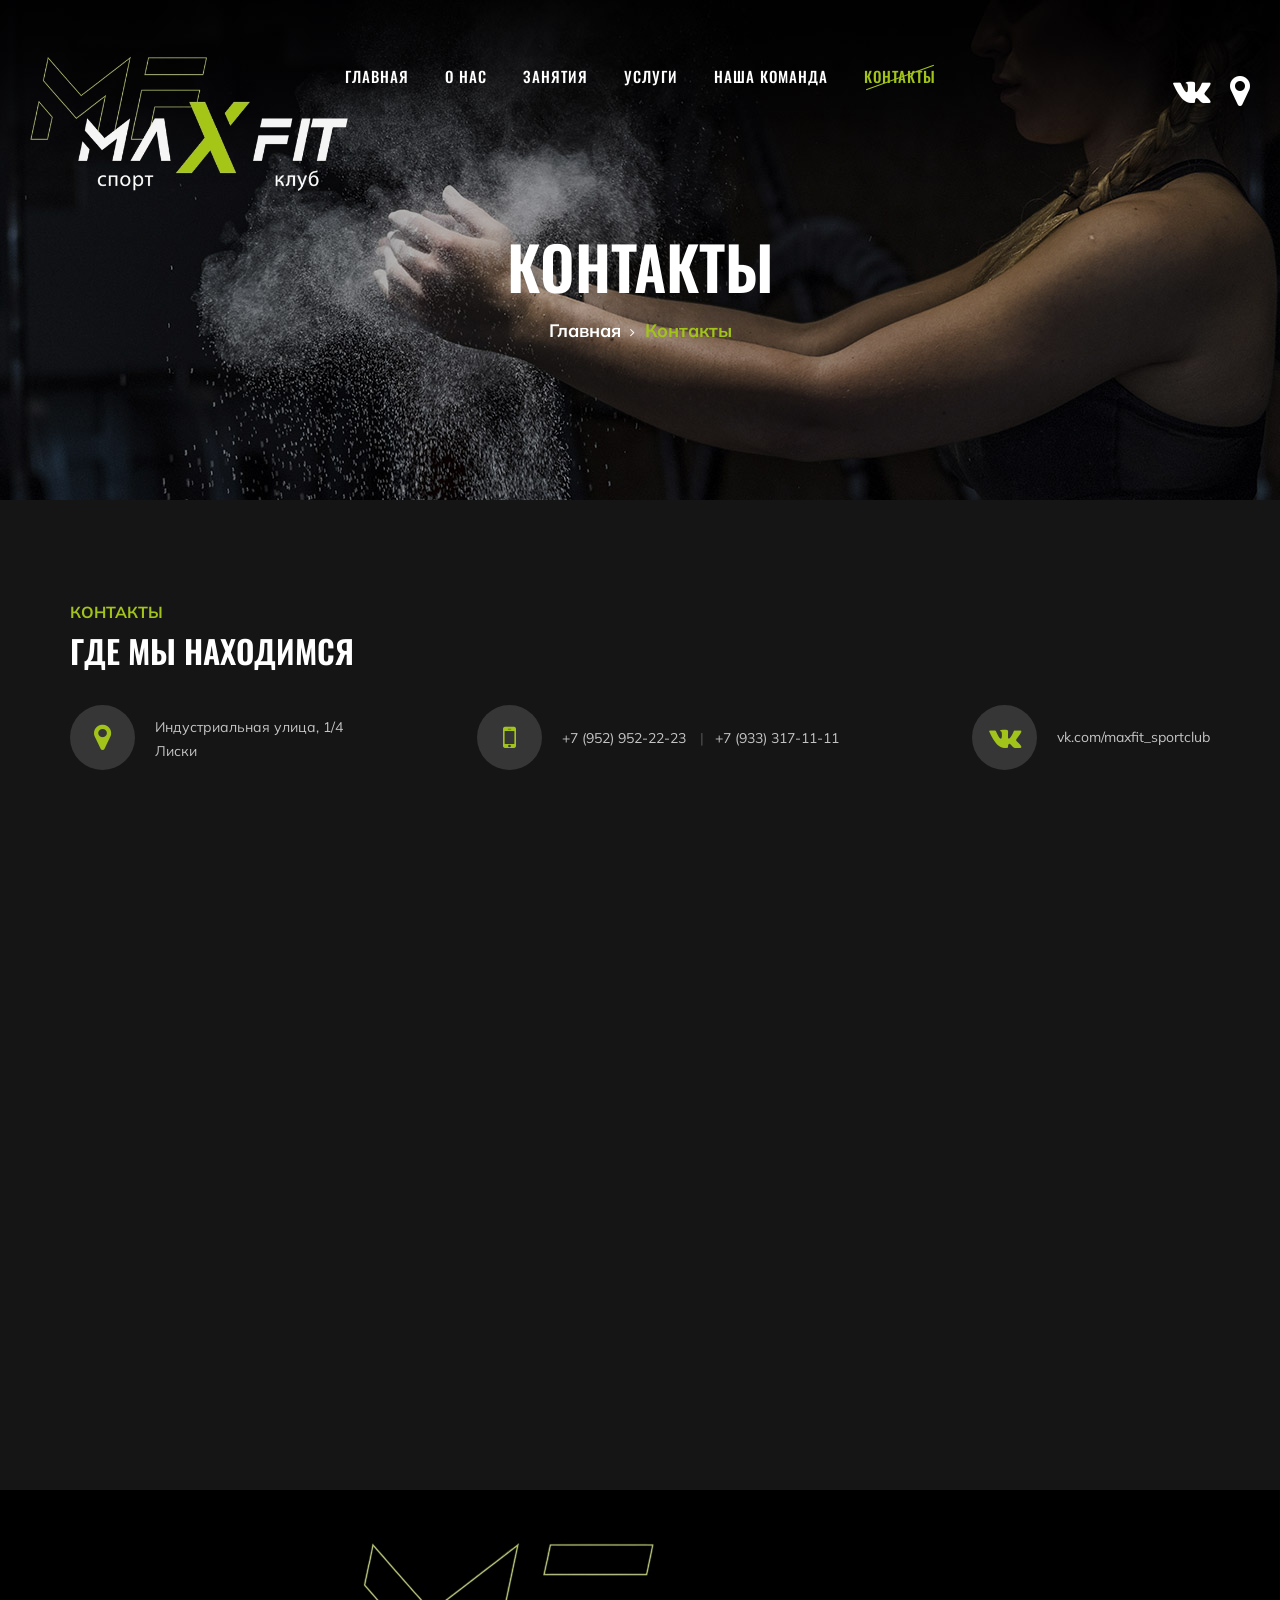
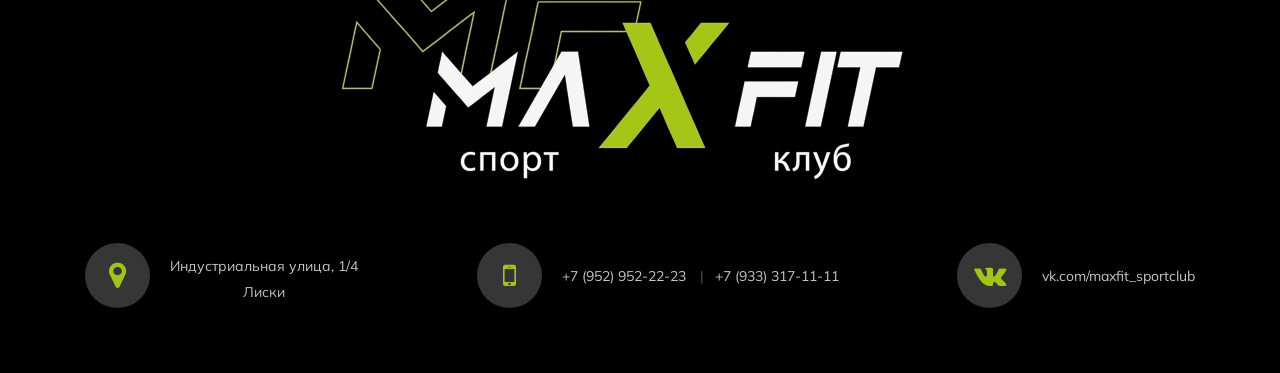
<file: contact.html>
<!DOCTYPE html>
<html lang="zxx">

<head>
    <meta charset="UTF-8">
    <meta name="description" content="Gym Template">
    <meta name="keywords" content="Gym, unica, creative, html">
    <meta name="viewport" content="width=device-width, initial-scale=1.0">
    <meta http-equiv="X-UA-Compatible" content="ie=edge">
    <title>MaxFit Лиски</title>
    <link rel="icon" type="image/png" href="img/fa.png">

    <!-- Google Font -->
    <link href="https://fonts.googleapis.com/css?family=Muli:300,400,500,600,700,800,900&display=swap" rel="stylesheet">
    <link href="https://fonts.googleapis.com/css?family=Oswald:300,400,500,600,700&display=swap" rel="stylesheet">

    <!-- Css Styles -->
    <link rel="stylesheet" href="css/bootstrap.min.css" type="text/css">
    <link rel="stylesheet" href="css/font-awesome.min.css" type="text/css">
    <link rel="stylesheet" href="css/flaticon.css" type="text/css">
    <link rel="stylesheet" href="css/owl.carousel.min.css" type="text/css">
    <link rel="stylesheet" href="css/barfiller.css" type="text/css">
    <link rel="stylesheet" href="css/magnific-popup.css" type="text/css">
    <link rel="stylesheet" href="css/slicknav.min.css" type="text/css">
    <link rel="stylesheet" href="css/style.css" type="text/css">
</head>

<body>
    <!-- Page Preloder -->
    <div id="preloder">
        <div class="loader"></div>
    </div>

    <!-- Offcanvas Menu Section Begin -->
    <div class="offcanvas-menu-overlay"></div>
    <div class="offcanvas-menu-wrapper">
        <div class="canvas-close">
            <i class="fa fa-close"></i>
        </div>
        <div class="canvas-search search-switch">
            <i class="fa fa-search"></i>
        </div>
        <nav class="canvas-menu mobile-menu">
            <ul>
                <li><a href="./index.html">Home</a></li>
                <li><a href="./about-us.html">About Us</a></li>
                <li><a href="./class-details.html">Classes</a></li>
                <li><a href="./services.html">Services</a></li>
                <li><a href="./team.html">Our Team</a></li>
                <li><a href="#">Pages</a>
                    <ul class="dropdown">
                        <li><a href="./about-us.html">About us</a></li>
                        <li><a href="./class-timetable.html">Classes timetable</a></li>
                        <li><a href="./bmi-calculator.html">Bmi calculate</a></li>
                        <li><a href="./team.html">Our team</a></li>
                        <li><a href="./gallery.html">Gallery</a></li>
                        <li><a href="./blog.html">Our blog</a></li>
                        <li><a href="./404.html">404</a></li>
                    </ul>
                </li>
                <li><a href="./contact.html">Contact</a></li>
            </ul>
        </nav>
        <div id="mobile-menu-wrap"></div>
        <div class="canvas-social">
            <a href="#"><i class="fa fa-facebook"></i></a>
            <a href="#"><i class="fa fa-twitter"></i></a>
            <a href="#"><i class="fa fa-youtube-play"></i></a>
            <a href="#"><i class="fa fa-instagram"></i></a>
        </div>
    </div>
    <!-- Offcanvas Menu Section End -->

   <!-- Header Section Begin -->
    <header class="header-section">
        <div class="container-fluid">
            <div class="row">
                <div class="col-lg-3">
                    <div class="logo">
                        <a href="./index.html">
                            <img src="img/logo.png" alt="">
                        </a>
                    </div>
                </div>
                <div class="col-lg-6">
                    <nav class="nav-menu">
                        <ul>
                            <li><a href="./index.html">Главная</a></li>
                            <li><a href="./about-us.html">О нас</a></li>
                            <li><a href="./class-details.html">Занятия</a></li>
                            <li><a href="./services.html">Услуги</a></li>
                            <li><a href="./team.html">Наша команда</a></li>
                            <li class="active"><a href="./contact.html">Контакты</a></li>
                        </ul>
                    </nav>
                </div>
                <div class="col-lg-3">
                    <div class="top-option">
                        <div class="to-social">
                            <a href="https://vk.com/maxfit_sportclub" target="_blank">
                                <i class="fa fa-vk"></i>
                            </a>
                            <a href="https://yandex.ru/maps/-/CPCFrOp4" target="_blank"><i class="fa fa-map-marker"></i></a>
                        </div>
                    </div>
                </div>
            </div>
            <div class="canvas-open">
                <i class="fa fa-bars"></i>
            </div>
        </div>
    </header>
    <!-- Header End -->

    <!-- Breadcrumb Section Begin -->
    <section class="breadcrumb-section set-bg" data-setbg="img/breadcrumb-bg.jpg">
        <div class="container">
            <div class="row">
                <div class="col-lg-12 text-center">
                    <div class="breadcrumb-text">
                        <h2>Контакты</h2>
                        <div class="bt-option">
                            <a href="./index.html">Главная</a>
                            <span>Контакты</span>
                        </div>
                    </div>
                </div>
            </div>
        </div>
    </section>
    <!-- Breadcrumb Section End -->

        <section id="contact" class="contact-section spad">
        <div class="container">
            <div class="row">
                <div class="col-lg-12">
                    <div class="section-title contact-title">
                        <span>КОНТАКТЫ</span>
                        <h2>ГДЕ МЫ НАХОДИМСЯ</h2>
                    </div>
                    <div class="contact-widget">
                        <div class="cw-text">
                            <i class="fa fa-map-marker"></i>
                            <p>Индустриальная улица, 1/4<br/> Лиски</p>
                        </div>
                        <div class="cw-text">
                            <i class="fa fa-mobile"></i>
                            <ul>
                                <li>
                                    <a href="tel:+79529522223">+7 (952) 952-22-23</a>
                                </li>
                                <li>
                                    <a href="tel:+79333171111">+7 (933) 317-11-11</a>
                                </li>
                            </ul>
                        </div>
                        <div class="cw-text email">
                            <i class="fa fa-vk"></i>
                                <p>
                                    <a href="https://vk.com/maxfit_sportclub" target="_blank">
                                        vk.com/maxfit_sportclub
                                    </a>
                                </p>
                        </div>
                        
                    </div>
                </div>
            </div>
            <div class="map">
                <iframe src="https://yandex.ru/map-widget/v1/?um=constructor%3A67a189aaf73d39282fb2c5b20a10379da626d52ca16cef71e7ffc784cd1b4e11&amp;source=constructor"
                 width="1100" height="500" frameborder="0">
                </iframe>
            </div>
        </div>
    </section>
    <!-- Contact Section End -->

    <!-- Get In Touch Section End -->

    <!-- Footer Section Begin -->
      <!-- Footer Section Begin -->
    <section class="footer-section">
        <div class="container">
            <div class="row">
                <div class="col-12"> <div class="fs-about text-center">
                    <div class="fs-about">
                        <div class="fa-logo">
                            <a href="#"><img src="img/logo.png" alt=""></a>
                        </div>
                        <div class="col-lg-12">
                            <div class="contact-widget">
                                <div class="cw-text">
                                    <i class="fa fa-map-marker"></i>
                                    <p>Индустриальная улица, 1/4<br/> Лиски</p>
                                </div>
                                <div class="cw-text">
                                    <i class="fa fa-mobile"></i>
                                    <ul>
                                        <li>
                                            <a href="tel:+79529522223">+7 (952) 952-22-23</a>
                                        </li>
                                        <li>
                                            <a href="tel:+79333171111">+7 (933) 317-11-11</a>
                                        </li>
                                    </ul>
                                </div>
                                <div class="cw-text email">
                                    <i class="fa fa-vk"></i>
                                        <p>
                                            <a href="https://vk.com/maxfit_sportclub" target="_blank">
                                                vk.com/maxfit_sportclub
                                            </a>
                                        </p>
                                </div>
                                
                            </div>
                        </div>
                    </div>
                </div>
                </div>
            </div>
        </div>
    </section>    <!-- Footer Section End -->

    <!-- Search model Begin -->
    <div class="search-model">
        <div class="h-100 d-flex align-items-center justify-content-center">
            <div class="search-close-switch">+</div>
            <form class="search-model-form">
                <input type="text" id="search-input" placeholder="Search here.....">
            </form>
        </div>
    </div>
    <!-- Search model end -->

    <!-- Js Plugins -->
    <script src="js/jquery-3.3.1.min.js"></script>
    <script src="js/bootstrap.min.js"></script>
    <script src="js/jquery.magnific-popup.min.js"></script>
    <script src="js/masonry.pkgd.min.js"></script>
    <script src="js/jquery.barfiller.js"></script>
    <script src="js/jquery.slicknav.js"></script>
    <script src="js/owl.carousel.min.js"></script>
    <script src="js/main.js"></script>



</body>

</html>
</file>
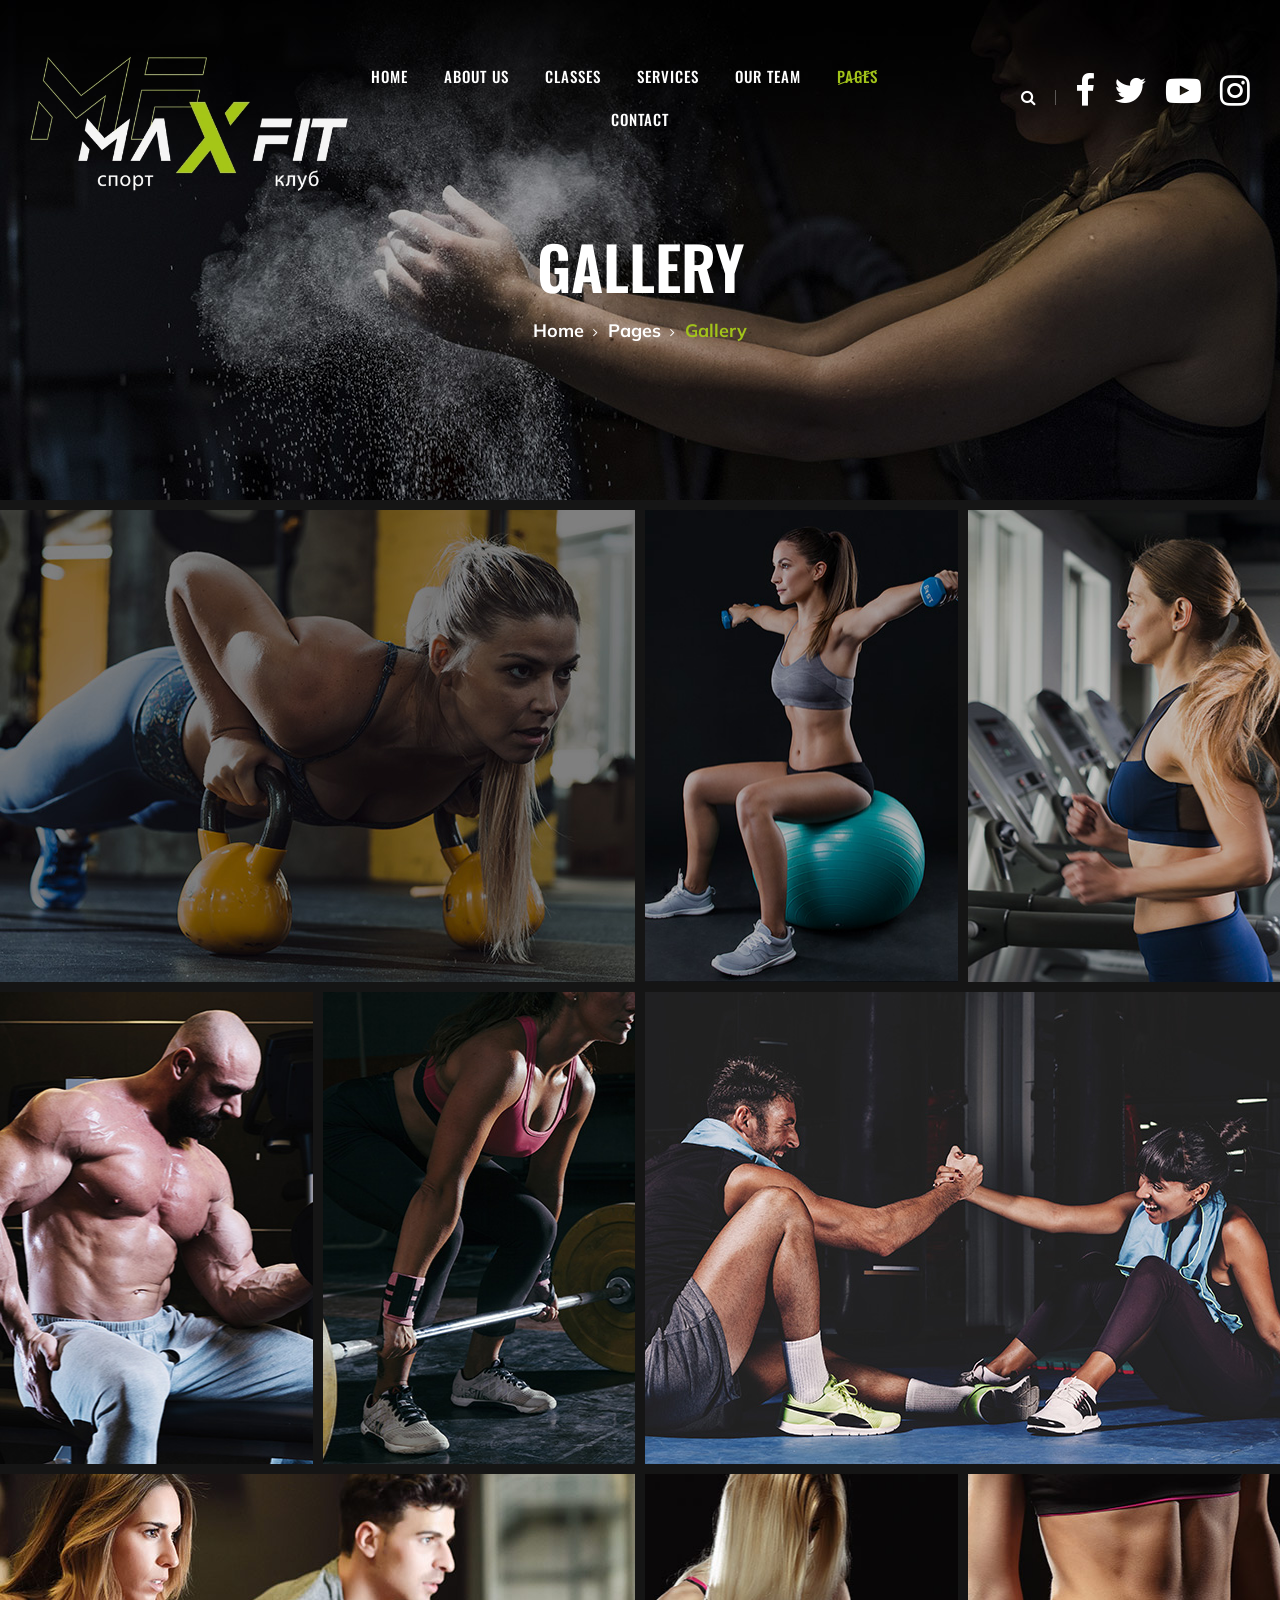
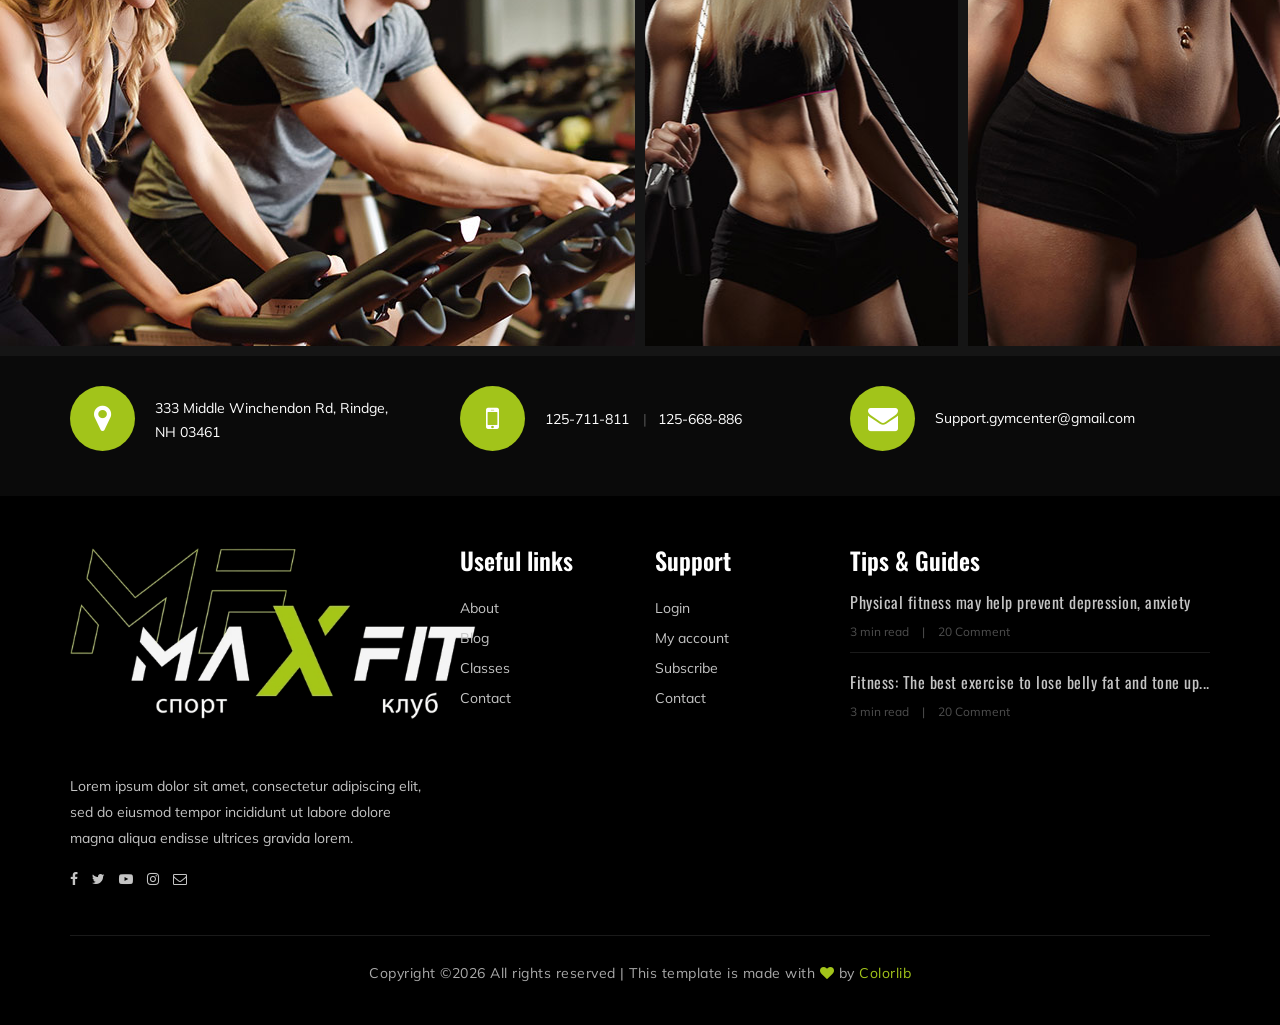
<file: gallery.html>
<!DOCTYPE html>
<html lang="zxx">

<head>
    <meta charset="UTF-8">
    <meta name="description" content="Gym Template">
    <meta name="keywords" content="Gym, unica, creative, html">
    <meta name="viewport" content="width=device-width, initial-scale=1.0">
    <meta http-equiv="X-UA-Compatible" content="ie=edge">
    <title>MaxFit Лиски</title>
    <link rel="icon" type="image/png" href="img/fa.png">

    <!-- Google Font -->
    <link href="https://fonts.googleapis.com/css?family=Muli:300,400,500,600,700,800,900&display=swap" rel="stylesheet">
    <link href="https://fonts.googleapis.com/css?family=Oswald:300,400,500,600,700&display=swap" rel="stylesheet">

    <!-- Css Styles -->
    <link rel="stylesheet" href="css/bootstrap.min.css" type="text/css">
    <link rel="stylesheet" href="css/font-awesome.min.css" type="text/css">
    <link rel="stylesheet" href="css/flaticon.css" type="text/css">
    <link rel="stylesheet" href="css/owl.carousel.min.css" type="text/css">
    <link rel="stylesheet" href="css/barfiller.css" type="text/css">
    <link rel="stylesheet" href="css/magnific-popup.css" type="text/css">
    <link rel="stylesheet" href="css/slicknav.min.css" type="text/css">
    <link rel="stylesheet" href="css/style.css" type="text/css">
</head>

<body>
    <!-- Page Preloder -->
    <div id="preloder">
        <div class="loader"></div>
    </div>

    <!-- Offcanvas Menu Section Begin -->
    <div class="offcanvas-menu-overlay"></div>
    <div class="offcanvas-menu-wrapper">
        <div class="canvas-close">
            <i class="fa fa-close"></i>
        </div>
        <div class="canvas-search search-switch">
            <i class="fa fa-search"></i>
        </div>
        <nav class="canvas-menu mobile-menu">
            <ul>
                <li><a href="./index.html">Home</a></li>
                <li><a href="./about-us.html">About Us</a></li>
                <li><a href="./class-details.html">Classes</a></li>
                <li><a href="./services.html">Services</a></li>
                <li><a href="./team.html">Our Team</a></li>
                <li><a href="#">Pages</a>
                    <ul class="dropdown">
                        <li><a href="./about-us.html">About us</a></li>
                        <li><a href="./class-timetable.html">Classes timetable</a></li>
                        <li><a href="./bmi-calculator.html">Bmi calculate</a></li>
                        <li><a href="./team.html">Our team</a></li>
                        <li><a href="./gallery.html">Gallery</a></li>
                        <li><a href="./blog.html">Our blog</a></li>
                        <li><a href="./404.html">404</a></li>
                    </ul>
                </li>
                <li><a href="./contact.html">Contact</a></li>
            </ul>
        </nav>
        <div id="mobile-menu-wrap"></div>
        <div class="canvas-social">
            <a href="#"><i class="fa fa-facebook"></i></a>
            <a href="#"><i class="fa fa-twitter"></i></a>
            <a href="#"><i class="fa fa-youtube-play"></i></a>
            <a href="#"><i class="fa fa-instagram"></i></a>
        </div>
    </div>
    <!-- Offcanvas Menu Section End -->

    <!-- Header Section Begin -->
    <header class="header-section">
        <div class="container-fluid">
            <div class="row">
                <div class="col-lg-3">
                    <div class="logo">
                        <a href="./index.html">
                            <img src="img/logo.png" alt="">
                        </a>
                    </div>
                </div>
                <div class="col-lg-6">
                    <nav class="nav-menu">
                        <ul>
                            <li><a href="./index.html">Home</a></li>
                            <li><a href="./about-us.html">About Us</a></li>
                            <li><a href="./class-details.html">Classes</a></li>
                            <li><a href="./services.html">Services</a></li>
                            <li><a href="./team.html">Our Team</a></li>
                            <li class="active"><a href="#">Pages</a>
                                <ul class="dropdown">
                                    <li><a href="./about-us.html">About us</a></li>
                                    <li><a href="./class-timetable.html">Classes timetable</a></li>
                                    <li><a href="./bmi-calculator.html">Bmi calculate</a></li>
                                    <li><a href="./team.html">Our team</a></li>
                                    <li><a href="./gallery.html">Gallery</a></li>
                                    <li><a href="./blog.html">Our blog</a></li>
                                    <li><a href="./404.html">404</a></li>
                                </ul>
                            </li>
                            <li><a href="./contact.html">Contact</a></li>
                        </ul>
                    </nav>
                </div>
                <div class="col-lg-3">
                    <div class="top-option">
                        <div class="to-search search-switch">
                            <i class="fa fa-search"></i>
                        </div>
                        <div class="to-social">
                            <a href="#"><i class="fa fa-facebook"></i></a>
                            <a href="#"><i class="fa fa-twitter"></i></a>
                            <a href="#"><i class="fa fa-youtube-play"></i></a>
                            <a href="#"><i class="fa fa-instagram"></i></a>
                        </div>
                    </div>
                </div>
            </div>
            <div class="canvas-open">
                <i class="fa fa-bars"></i>
            </div>
        </div>
    </header>
    <!-- Header End -->

    <!-- Breadcrumb Section Begin -->
    <section class="breadcrumb-section set-bg" data-setbg="img/breadcrumb-bg.jpg">
        <div class="container">
            <div class="row">
                <div class="col-lg-12 text-center">
                    <div class="breadcrumb-text">
                        <h2>Gallery</h2>
                        <div class="bt-option">
                            <a href="./index.html">Home</a>
                            <a href="#">Pages</a>
                            <span>Gallery</span>
                        </div>
                    </div>
                </div>
            </div>
        </div>
    </section>
    <!-- Breadcrumb Section End -->

    <!-- Gallery Section Begin -->
    <div class="gallery-section gallery-page">
        <div class="gallery">
            <div class="grid-sizer"></div>
            <div class="gs-item grid-wide set-bg" data-setbg="img/gallery/gallery-1.jpg">
                <a href="img/gallery/gallery-1.jpg" class="thumb-icon image-popup"><i class="fa fa-picture-o"></i></a>
            </div>
            <div class="gs-item set-bg" data-setbg="img/gallery/gallery-2.jpg">
                <a href="img/gallery/gallery-2.jpg" class="thumb-icon image-popup"><i class="fa fa-picture-o"></i></a>
            </div>
            <div class="gs-item set-bg" data-setbg="img/gallery/gallery-3.jpg">
                <a href="img/gallery/gallery-3.jpg" class="thumb-icon image-popup"><i class="fa fa-picture-o"></i></a>
            </div>
            <div class="gs-item set-bg" data-setbg="img/gallery/gallery-4.jpg">
                <a href="img/gallery/gallery-4.jpg" class="thumb-icon image-popup"><i class="fa fa-picture-o"></i></a>
            </div>
            <div class="gs-item set-bg" data-setbg="img/gallery/gallery-5.jpg">
                <a href="img/gallery/gallery-5.jpg" class="thumb-icon image-popup"><i class="fa fa-picture-o"></i></a>
            </div>
            <div class="gs-item grid-wide set-bg" data-setbg="img/gallery/gallery-6.jpg">
                <a href="img/gallery/gallery-6.jpg" class="thumb-icon image-popup"><i class="fa fa-picture-o"></i></a>
            </div>
            <div class="gs-item grid-wide set-bg" data-setbg="img/gallery/gallery-7.jpg">
                <a href="img/gallery/gallery-7.jpg" class="thumb-icon image-popup"><i class="fa fa-picture-o"></i></a>
            </div>
            <div class="gs-item set-bg" data-setbg="img/gallery/gallery-8.jpg">
                <a href="img/gallery/gallery-8.jpg" class="thumb-icon image-popup"><i class="fa fa-picture-o"></i></a>
            </div>
            <div class="gs-item set-bg" data-setbg="img/gallery/gallery-9.jpg">
                <a href="img/gallery/gallery-9.jpg" class="thumb-icon image-popup"><i class="fa fa-picture-o"></i></a>
            </div>
        </div>
    </div>
    <!-- Gallery Section End -->

    <!-- Get In Touch Section Begin -->
    <div class="gettouch-section">
        <div class="container">
            <div class="row">
                <div class="col-md-4">
                    <div class="gt-text">
                        <i class="fa fa-map-marker"></i>
                        <p>333 Middle Winchendon Rd, Rindge,<br/> NH 03461</p>
                    </div>
                </div>
                <div class="col-md-4">
                    <div class="gt-text">
                        <i class="fa fa-mobile"></i>
                        <ul>
                            <li>125-711-811</li>
                            <li>125-668-886</li>
                        </ul>
                    </div>
                </div>
                <div class="col-md-4">
                    <div class="gt-text email">
                        <i class="fa fa-envelope"></i>
                        <p>Support.gymcenter@gmail.com</p>
                    </div>
                </div>
            </div>
        </div>
    </div>
    <!-- Get In Touch Section End -->

    <!-- Footer Section Begin -->
    <section class="footer-section">
        <div class="container">
            <div class="row">
                <div class="col-lg-4">
                    <div class="fs-about">
                        <div class="fa-logo">
                            <a href="#"><img src="img/logo.png" alt=""></a>
                        </div>
                        <p>Lorem ipsum dolor sit amet, consectetur adipiscing elit, sed do eiusmod tempor incididunt ut
                            labore dolore magna aliqua endisse ultrices gravida lorem.</p>
                        <div class="fa-social">
                            <a href="#"><i class="fa fa-facebook"></i></a>
                            <a href="#"><i class="fa fa-twitter"></i></a>
                            <a href="#"><i class="fa fa-youtube-play"></i></a>
                            <a href="#"><i class="fa fa-instagram"></i></a>
                            <a href="#"><i class="fa  fa-envelope-o"></i></a>
                        </div>
                    </div>
                </div>
                <div class="col-lg-2 col-md-3 col-sm-6">
                    <div class="fs-widget">
                        <h4>Useful links</h4>
                        <ul>
                            <li><a href="#">About</a></li>
                            <li><a href="#">Blog</a></li>
                            <li><a href="#">Classes</a></li>
                            <li><a href="#">Contact</a></li>
                        </ul>
                    </div>
                </div>
                <div class="col-lg-2 col-md-3 col-sm-6">
                    <div class="fs-widget">
                        <h4>Support</h4>
                        <ul>
                            <li><a href="#">Login</a></li>
                            <li><a href="#">My account</a></li>
                            <li><a href="#">Subscribe</a></li>
                            <li><a href="#">Contact</a></li>
                        </ul>
                    </div>
                </div>
                <div class="col-lg-4 col-md-6">
                    <div class="fs-widget">
                        <h4>Tips & Guides</h4>
                        <div class="fw-recent">
                            <h6><a href="#">Physical fitness may help prevent depression, anxiety</a></h6>
                            <ul>
                                <li>3 min read</li>
                                <li>20 Comment</li>
                            </ul>
                        </div>
                        <div class="fw-recent">
                            <h6><a href="#">Fitness: The best exercise to lose belly fat and tone up...</a></h6>
                            <ul>
                                <li>3 min read</li>
                                <li>20 Comment</li>
                            </ul>
                        </div>
                    </div>
                </div>
            </div>
            <div class="row">
                <div class="col-lg-12 text-center">
                    <div class="copyright-text">
                        <p><!-- Link back to Colorlib can't be removed. Template is licensed under CC BY 3.0. -->
  Copyright &copy;<script>document.write(new Date().getFullYear());</script> All rights reserved | This template is made with <i class="fa fa-heart" aria-hidden="true"></i> by <a href="https://colorlib.com" target="_blank">Colorlib</a>
  <!-- Link back to Colorlib can't be removed. Template is licensed under CC BY 3.0. --></p>
                    </div>
                </div>
            </div>
        </div>
    </section>
    <!-- Footer Section End -->

    <!-- Search model Begin -->
    <div class="search-model">
        <div class="h-100 d-flex align-items-center justify-content-center">
            <div class="search-close-switch">+</div>
            <form class="search-model-form">
                <input type="text" id="search-input" placeholder="Search here.....">
            </form>
        </div>
    </div>
    <!-- Search model end -->

    <!-- Js Plugins -->
    <script src="js/jquery-3.3.1.min.js"></script>
    <script src="js/bootstrap.min.js"></script>
    <script src="js/jquery.magnific-popup.min.js"></script>
    <script src="js/masonry.pkgd.min.js"></script>
    <script src="js/jquery.barfiller.js"></script>
    <script src="js/jquery.slicknav.js"></script>
    <script src="js/owl.carousel.min.js"></script>
    <script src="js/main.js"></script>


</body>

</html>
</file>
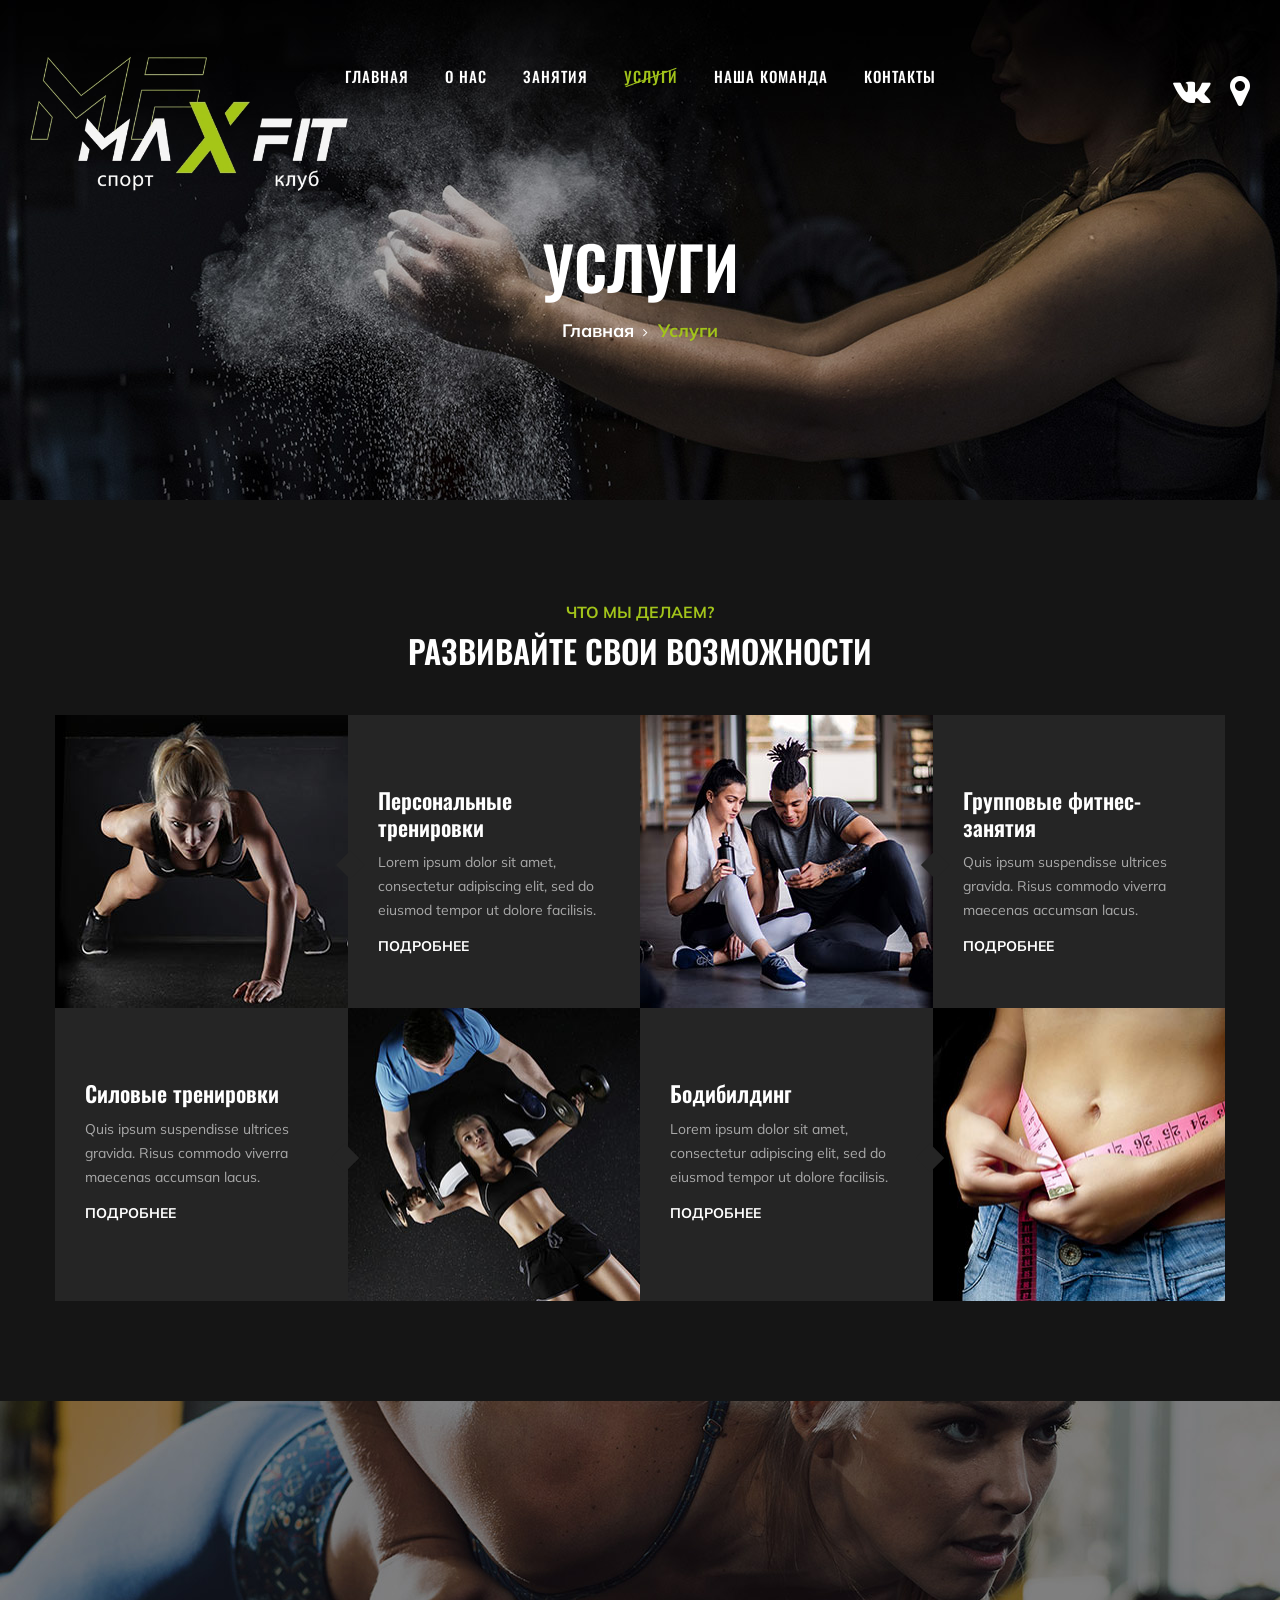
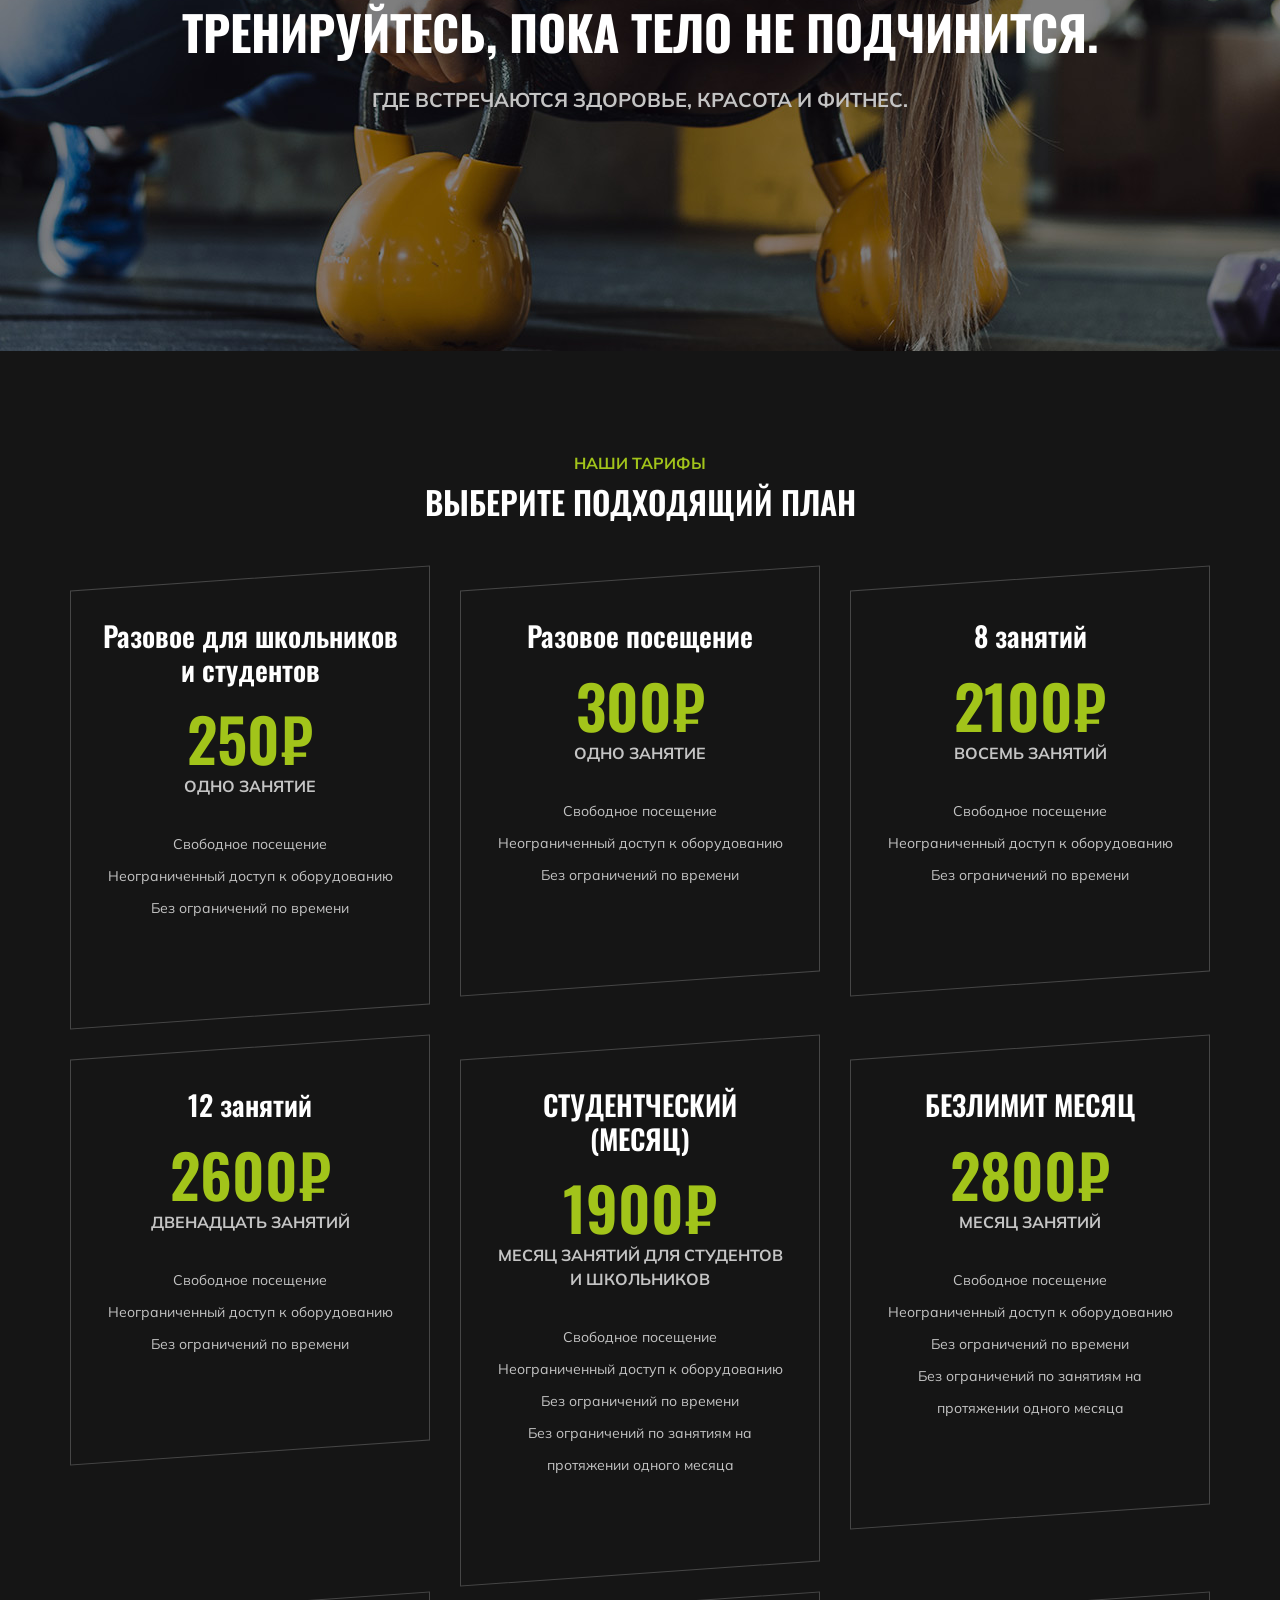
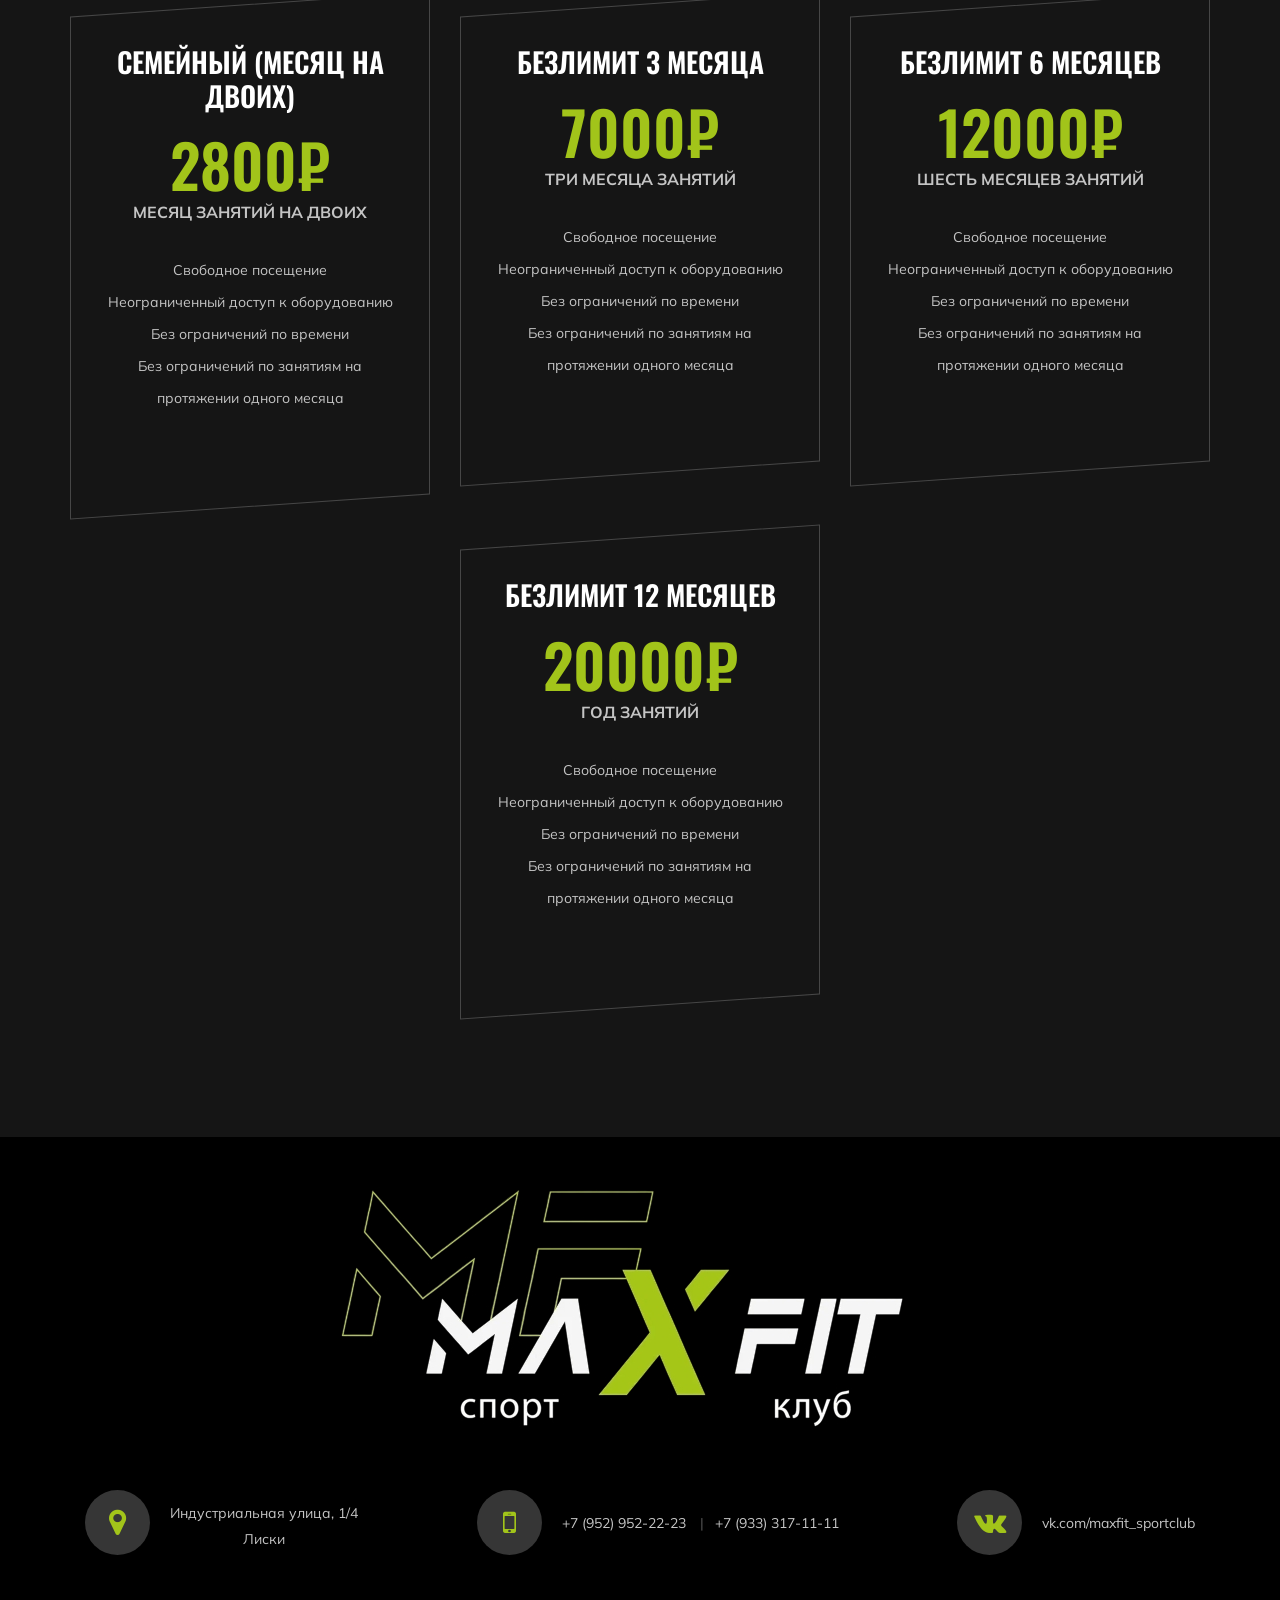
<file: services.html>
<!DOCTYPE html>
<html lang="ru">

<head>
    <meta charset="UTF-8">
    <meta name="description" content="Шаблон тренажёрного зала">
    <meta name="keywords" content="Спортзал, unica, креатив, html">
    <meta name="viewport" content="width=device-width, initial-scale=1.0">
    <meta http-equiv="X-UA-Compatible" content="ie=edge">
    <title>MaxFit Лиски</title>
    <link rel="icon" type="image/png" href="img/fa.png">

    <!-- Google Font -->
    <link href="https://fonts.googleapis.com/css?family=Muli:300,400,500,600,700,800,900&display=swap" rel="stylesheet">
    <link href="https://fonts.googleapis.com/css?family=Oswald:300,400,500,600,700&display=swap" rel="stylesheet">

    <!-- Css Styles -->
    <link rel="stylesheet" href="css/bootstrap.min.css" type="text/css">
    <link rel="stylesheet" href="css/font-awesome.min.css" type="text/css">
    <link rel="stylesheet" href="css/flaticon.css" type="text/css">
    <link rel="stylesheet" href="css/owl.carousel.min.css" type="text/css">
    <link rel="stylesheet" href="css/barfiller.css" type="text/css">
    <link rel="stylesheet" href="css/magnific-popup.css" type="text/css">
    <link rel="stylesheet" href="css/slicknav.min.css" type="text/css">
    <link rel="stylesheet" href="css/style.css" type="text/css">
</head>

<body>
    <!-- Page Preloder -->
    <div id="preloder">
        <div class="loader"></div>
    </div>

    <!-- Offcanvas Menu Section Begin -->
    <div class="offcanvas-menu-overlay"></div>
    <div class="offcanvas-menu-wrapper">
        <div class="canvas-close">
            <i class="fa fa-close"></i>
        </div>
        <div class="canvas-search search-switch">
            <i class="fa fa-search"></i>
        </div>
        <nav class="canvas-menu mobile-menu">
            <ul>
                <li><a href="./index.html">Главная</a></li>
                <li><a href="./about-us.html">О нас</a></li>
                <li><a href="./services.html">Услуги</a></li>
                <li><a href="./team.html">Наша команда</a></li>
                <li><a href="./contact.html">Контакты</a></li>
            </ul>
        </nav>
        <div id="mobile-menu-wrap"></div>
        <div class="canvas-social">
            <a href="#"><i class="fa fa-facebook"></i></a>
            <a href="#"><i class="fa fa-twitter"></i></a>
            <a href="#"><i class="fa fa-youtube-play"></i></a>
            <a href="#"><i class="fa fa-instagram"></i></a>
        </div>
    </div>
    <!-- Offcanvas Menu Section End -->

   <!-- Header Section Begin -->
    <header class="header-section">
        <div class="container-fluid">
            <div class="row">
                <div class="col-lg-3">
                    <div class="logo">
                        <a href="./index.html">
                            <img src="img/logo.png" alt="">
                        </a>
                    </div>
                </div>
                <div class="col-lg-6">
                    <nav class="nav-menu">
                        <ul>
                            <li><a href="./index.html">Главная</a></li>
                            <li><a href="./about-us.html">О нас</a></li>
                            <li><a href="./class-details.html">Занятия</a></li>
                            <li class="active"><a href="./services.html">Услуги</a></li>
                            <li><a href="./team.html">Наша команда</a></li>
                            <li><a href="./contact.html">Контакты</a></li>
                        </ul>
                    </nav>
                </div>
                <div class="col-lg-3">
                    <div class="top-option">
                        <div class="to-social">
                            <a href="https://vk.com/maxfit_sportclub" target="_blank">
                                <i class="fa fa-vk"></i>
                            </a>
                            <a href="https://yandex.ru/maps/-/CPCFrOp4" target="_blank"><i class="fa fa-map-marker"></i></a>
                        </div>
                    </div>
                </div>
            </div>
            <div class="canvas-open">
                <i class="fa fa-bars"></i>
            </div>
        </div>
    </header>
    <!-- Header End -->

    <!-- Breadcrumb Section Begin -->
    <section class="breadcrumb-section set-bg" data-setbg="img/breadcrumb-bg.jpg">
        <div class="container">
            <div class="row">
                <div class="col-lg-12 text-center">
                    <div class="breadcrumb-text">
                        <h2>Услуги</h2>
                        <div class="bt-option">
                            <a href="./index.html">Главная</a>
                            <span>Услуги</span>
                        </div>
                    </div>
                </div>
            </div>
        </div>
    </section>
    <!-- Breadcrumb Section End -->

    <!-- Services Section Begin -->
    <section class="services-section spad">
        <div class="container">
            <div class="row">
                <div class="col-lg-12">
                    <div class="section-title">
                        <span>Что мы делаем?</span>
                        <h2>РАЗВИВАЙТЕ СВОИ ВОЗМОЖНОСТИ</h2>
                    </div>
                </div>
            </div>
            <div class="row">
                <div class="col-lg-3 order-lg-1 col-md-6 p-0">
                    <div class="ss-pic">
                        <img src="img/services/services-1.jpg" alt="">
                    </div>
                </div>
                <div class="col-lg-3 order-lg-2 col-md-6 p-0">
                    <div class="ss-text">
                        <h4>Персональные тренировки</h4>
                        <p>Lorem ipsum dolor sit amet, consectetur adipiscing elit, sed do eiusmod tempor ut dolore facilisis.</p>
                        <a href="#">Подробнее</a>
                    </div>
                </div>
                <div class="col-lg-3 order-lg-3 col-md-6 p-0">
                    <div class="ss-pic">
                        <img src="img/services/services-2.jpg" alt="">
                    </div>
                </div>
                <div class="col-lg-3 order-lg-4 col-md-6 p-0">
                    <div class="ss-text">
                        <h4>Групповые фитнес-занятия</h4>
                        <p>Quis ipsum suspendisse ultrices gravida. Risus commodo viverra maecenas accumsan lacus.</p>
                        <a href="#">Подробнее</a>
                    </div>
                </div>
                <div class="col-lg-3 order-lg-8 col-md-6 p-0">
                    <div class="ss-pic">
                        <img src="img/services/services-4.jpg" alt="">
                    </div>
                </div>
                <div class="col-lg-3 order-lg-7 col-md-6 p-0">
                    <div class="ss-text second-row">
                        <h4>Бодибилдинг</h4>
                        <p>Lorem ipsum dolor sit amet, consectetur adipiscing elit, sed do eiusmod tempor ut dolore facilisis.</p>
                        <a href="#">Подробнее</a>
                    </div>
                </div>
                <div class="col-lg-3 order-lg-6 col-md-6 p-0">
                    <div class="ss-pic">
                        <img src="img/services/services-3.jpg" alt="">
                    </div>
                </div>
                <div class="col-lg-3 order-lg-5 col-md-6 p-0">
                    <div class="ss-text second-row">
                        <h4>Силовые тренировки</h4>
                        <p>Quis ipsum suspendisse ultrices gravida. Risus commodo viverra maecenas accumsan lacus.</p>
                        <a href="#">Подробнее</a>
                    </div>
                </div>
            </div>
        </div>
    </section>
    <!-- Services Section End -->

    <!-- Banner Section Begin -->
    <section class="banner-section set-bg" data-setbg="img/banner-bg.jpg">
        <div class="container">
            <div class="row">
                <div class="col-lg-12 text-center">
                    <div class="bs-text service-banner">
                        <h2>Тренируйтесь, пока тело не подчинится.</h2>
                        <div class="bt-tips">Где встречаются здоровье, красота и фитнес.</div>
                    </div>
                </div>
            </div>
        </div>
    </section>
    <!-- Banner Section End -->

     <!-- Pricing Section Begin -->
    <section class="pricing-section spad">
        <div class="container">
            <div class="row">
                <div class="col-lg-12">
                    <div class="section-title">
                        <span>Наши тарифы</span>
                        <h2>Выберите подходящий план</h2>
                    </div>
                </div>
            </div>
            <div class="row justify-content-center">
                <div class="col-lg-4 col-md-8">
                    <div class="ps-item">
                        <h3>Разовое для школьников и студентов</h3>
                        <div class="pi-price">
                            <h2>250₽</h2>
                            <span>ОДНО ЗАНЯТИЕ</span>
                        </div>
                        <ul>
                            <li>Свободное посещение</li>
                            <li>Неограниченный доступ к оборудованию</li>
                            <li>Без ограничений по времени</li>
                        </ul>
                       <!--- <a href="#" class="primary-btn pricing-btn">Записаться</a> --->
                    </div>
                </div>
                <div class="col-lg-4 col-md-8">
                    <div class="ps-item">
                        <h3>Разовое посещение</h3>
                        <div class="pi-price">
                            <h2>300₽</h2>
                            <span>ОДНО ЗАНЯТИЕ</span>
                        </div>
                        <ul>
                            <li>Свободное посещение</li>
                            <li>Неограниченный доступ к оборудованию</li>
                            <li>Без ограничений по времени</li>
                        </ul>
                    </div>
                </div>            
                <div class="col-lg-4 col-md-8">
                    <div class="ps-item">
                        <h3>8 занятий</h3>
                        <div class="pi-price">
                            <h2>2100₽</h2>
                            <span>ВОСЕМЬ ЗАНЯТИЙ</span>
                        </div>
                        <ul>
                            <li>Свободное посещение</li>
                            <li>Неограниченный доступ к оборудованию</li>
                            <li>Без ограничений по времени</li>
                        </ul>
                    </div>
                </div>
                <div class="col-lg-4 col-md-8">
                    <div class="ps-item">
                        <h3>12 занятий</h3>
                        <div class="pi-price">
                            <h2>2600₽</h2>
                            <span>ДВЕНАДЦАТЬ ЗАНЯТИЙ</span>
                        </div>
                        <ul>
                            <li>Свободное посещение</li>
                            <li>Неограниченный доступ к оборудованию</li>
                            <li>Без ограничений по времени</li>
                        </ul>
                    </div>
                </div>
                    <div class="col-lg-4 col-md-8">
                    <div class="ps-item">
                        <h3>СТУДЕНТЧЕСКИЙ (МЕСЯЦ)</h3>
                        <div class="pi-price">
                            <h2>1900₽</h2>
                            <span>МЕСЯЦ ЗАНЯТИЙ ДЛЯ СТУДЕНТОВ И ШКОЛЬНИКОВ</span>
                        </div>
                        <ul>
                            <li>Свободное посещение</li>
                            <li>Неограниченный доступ к оборудованию</li>
                            <li>Без ограничений по времени</li>
                            <li>Без ограничений по занятиям на протяжении одного месяца</li>
                        </ul>
                    </div>
                </div>
                <div class="col-lg-4 col-md-8">
                    <div class="ps-item">
                        <h3>БЕЗЛИМИТ МЕСЯЦ</h3>
                        <div class="pi-price">
                            <h2>2800₽</h2>
                            <span>МЕСЯЦ ЗАНЯТИЙ</span>
                        </div>
                        <ul>
                            <li>Свободное посещение</li>
                            <li>Неограниченный доступ к оборудованию</li>
                            <li>Без ограничений по времени</li>
                            <li>Без ограничений по занятиям на протяжении одного месяца</li>
                        </ul>
                    </div>
                </div>
                <div class="col-lg-4 col-md-8">
                    <div class="ps-item">
                        <h3>СЕМЕЙНЫЙ (МЕСЯЦ НА ДВОИХ)</h3>
                        <div class="pi-price">
                            <h2>2800₽</h2>
                            <span>МЕСЯЦ ЗАНЯТИЙ НА ДВОИХ</span>
                        </div>
                        <ul>
                            <li>Свободное посещение</li>
                            <li>Неограниченный доступ к оборудованию</li>
                            <li>Без ограничений по времени</li>
                            <li>Без ограничений по занятиям на протяжении одного месяца</li>
                        </ul>
                    </div>
                </div>
                <div class="col-lg-4 col-md-8">
                    <div class="ps-item">
                        <h3>БЕЗЛИМИТ 3 МЕСЯЦА</h3>
                        <div class="pi-price">
                            <h2>7000₽</h2>
                            <span>ТРИ МЕСЯЦА ЗАНЯТИЙ</span>
                        </div>
                        <ul>
                            <li>Свободное посещение</li>
                            <li>Неограниченный доступ к оборудованию</li>
                            <li>Без ограничений по времени</li>
                            <li>Без ограничений по занятиям на протяжении одного месяца</li>
                        </ul>
                    </div>
                </div>
                <div class="col-lg-4 col-md-8">
                    <div class="ps-item">
                        <h3>БЕЗЛИМИТ 6 МЕСЯЦЕВ</h3>
                        <div class="pi-price">
                            <h2>12000₽</h2>
                            <span>ШЕСТЬ МЕСЯЦЕВ ЗАНЯТИЙ</span>
                        </div>
                        <ul>
                            <li>Свободное посещение</li>
                            <li>Неограниченный доступ к оборудованию</li>
                            <li>Без ограничений по времени</li>
                            <li>Без ограничений по занятиям на протяжении одного месяца</li>
                        </ul>
                    </div>
                </div>
                <div class="col-lg-4 col-md-8">
                    <div class="ps-item">
                        <h3>БЕЗЛИМИТ 12 МЕСЯЦЕВ</h3>
                        <div class="pi-price">
                            <h2>20000₽</h2>
                            <span>ГОД ЗАНЯТИЙ</span>
                        </div>
                        <ul>
                            <li>Свободное посещение</li>
                            <li>Неограниченный доступ к оборудованию</li>
                            <li>Без ограничений по времени</li>
                            <li>Без ограничений по занятиям на протяжении одного месяца</li>
                        </ul>
                    </div>
                </div>
        </div>
    </section>
    <!-- Pricing Section End -->


    <!-- Footer Section Begin -->
    <section class="footer-section">
        <div class="container">
            <div class="row">
                <div class="col-12"> <div class="fs-about text-center">
                    <div class="fs-about">
                        <div class="fa-logo">
                            <a href="#"><img src="img/logo.png" alt=""></a>
                        </div>
                        <div class="col-lg-12">
                            <div class="contact-widget">
                                <div class="cw-text">
                                    <i class="fa fa-map-marker"></i>
                                    <p>Индустриальная улица, 1/4<br/> Лиски</p>
                                </div>
                                <div class="cw-text">
                                    <i class="fa fa-mobile"></i>
                                    <ul>
                                        <li>
                                            <a href="tel:+79529522223">+7 (952) 952-22-23</a>
                                        </li>
                                        <li>
                                            <a href="tel:+79333171111">+7 (933) 317-11-11</a>
                                        </li>
                                    </ul>
                                </div>
                                <div class="cw-text email">
                                    <i class="fa fa-vk"></i>
                                        <p>
                                            <a href="https://vk.com/maxfit_sportclub" target="_blank">
                                                vk.com/maxfit_sportclub
                                            </a>
                                        </p>
                                </div>
                                
                            </div>
                        </div>
                    </div>
                </div>
                </div>
            </div>
        </div>
    </section>
    <!-- Footer Section End -->

    <!-- Search model Begin -->
    <div class="search-model">
        <div class="h-100 d-flex align-items-center justify-content-center">
            <div class="search-close-switch">+</div>
            <form class="search-model-form">
                <input type="text" id="search-input" placeholder="Поиск здесь.....">
            </form>
        </div>
    </div>
    <!-- Search model end -->

    <!-- Js Plugins -->
    <script src="js/jquery-3.3.1.min.js"></script>
    <script src="js/bootstrap.min.js"></script>
    <script src="js/jquery.magnific-popup.min.js"></script>
    <script src="js/masonry.pkgd.min.js"></script>
    <script src="js/jquery.barfiller.js"></script>
    <script src="js/jquery.slicknav.js"></script>
    <script src="js/owl.carousel.min.js"></script>
    <script src="js/main.js"></script>

</body>

</html>
</file>
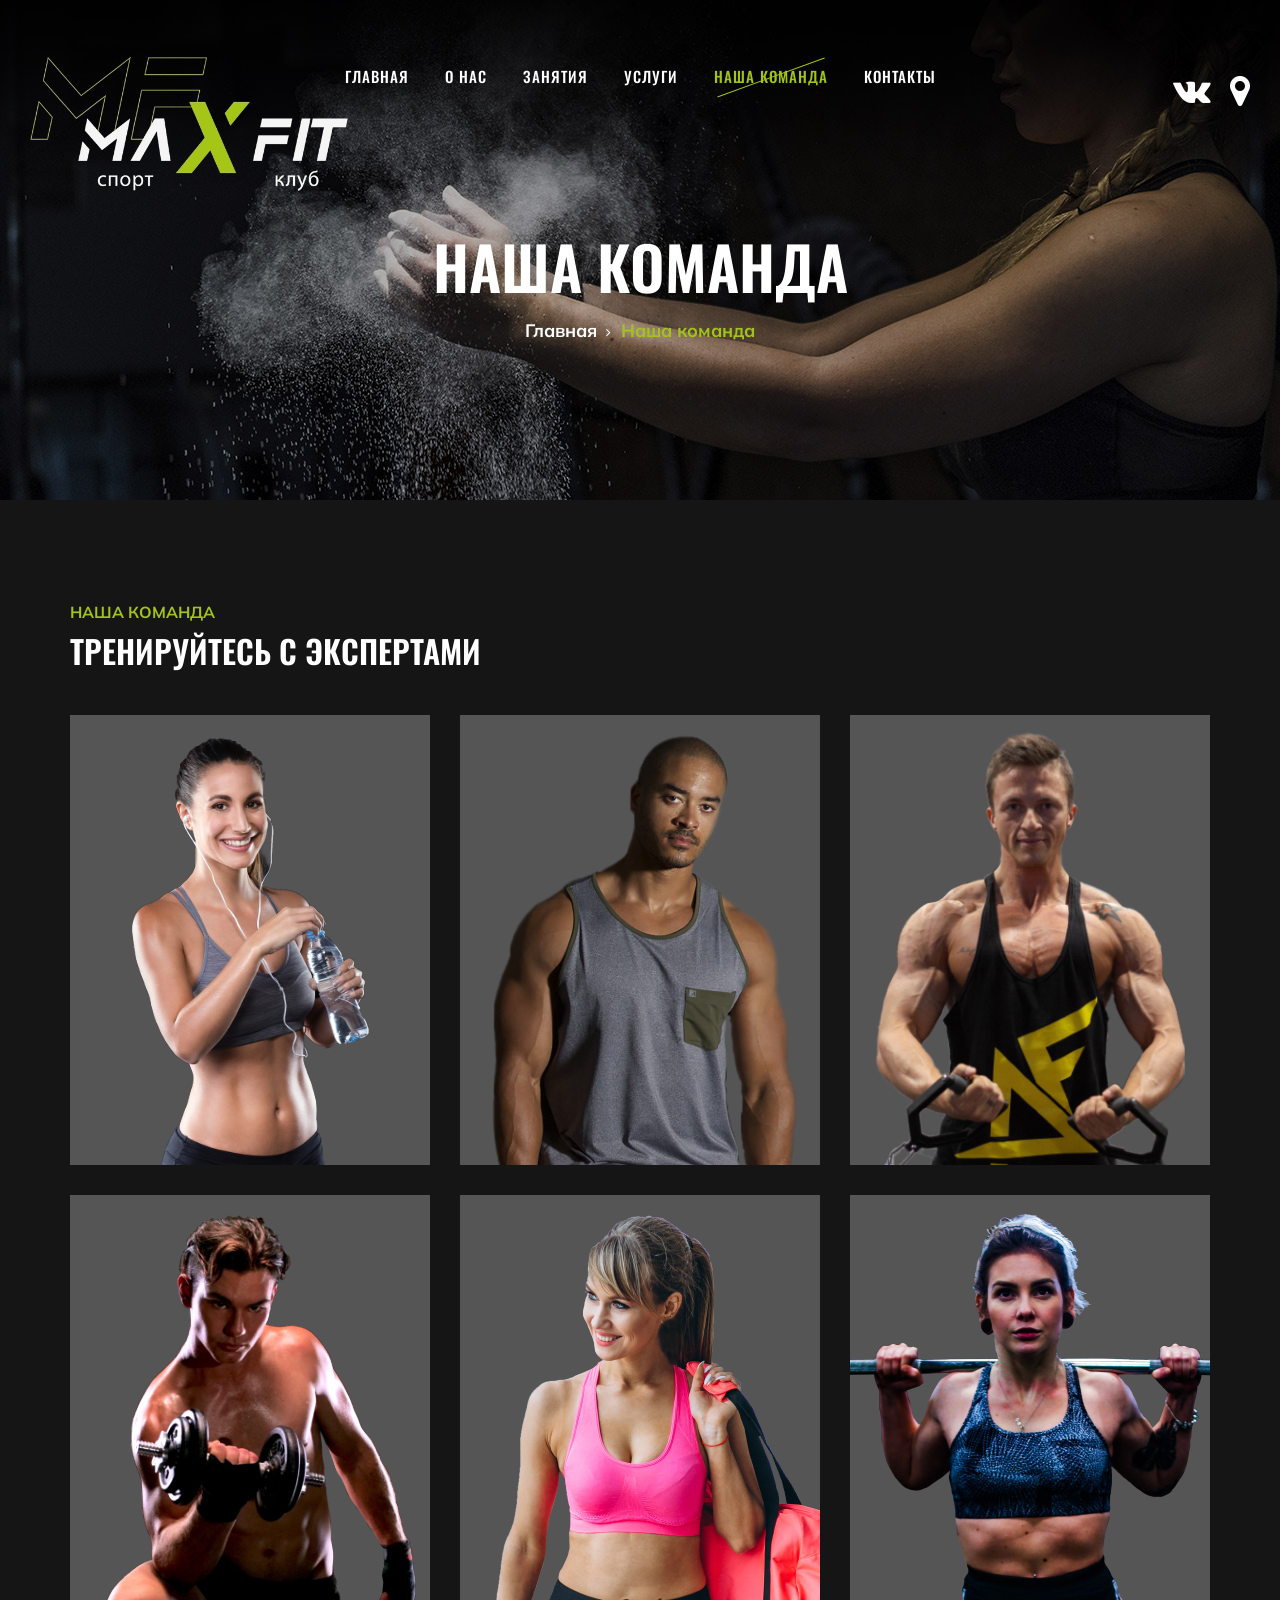
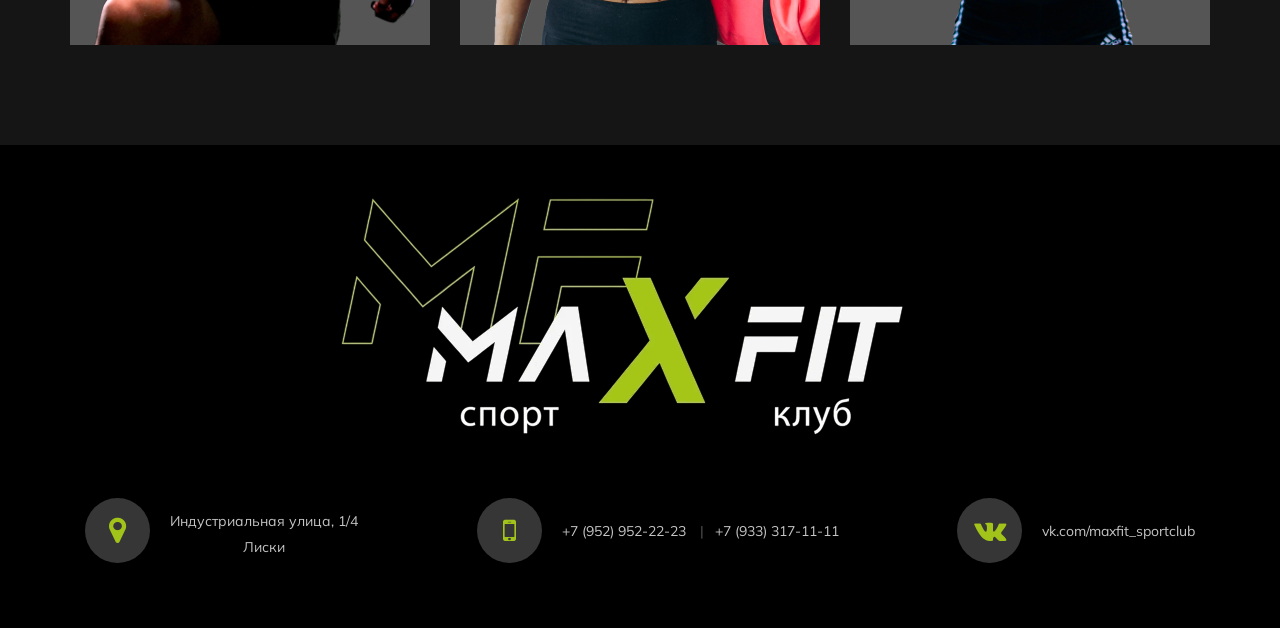
<file: team.html>
<!DOCTYPE html>
<html lang="ru">

<head>
    <meta charset="UTF-8">
    <meta name="description" content="Шаблон тренажёрного зала">
    <meta name="keywords" content="Спортзал, unica, креатив, html">
    <meta name="viewport" content="width=device-width, initial-scale=1.0">
    <meta http-equiv="X-UA-Compatible" content="ie=edge">
    <title>MaxFit Лиски</title>
    <link rel="icon" type="image/png" href="img/fa.png">

    <!-- Google Font -->
    <link href="https://fonts.googleapis.com/css?family=Muli:300,400,500,600,700,800,900&display=swap" rel="stylesheet">
    <link href="https://fonts.googleapis.com/css?family=Oswald:300,400,500,600,700&display=swap" rel="stylesheet">

    <!-- Css Styles -->
    <link rel="stylesheet" href="css/bootstrap.min.css" type="text/css">
    <link rel="stylesheet" href="css/font-awesome.min.css" type="text/css">
    <link rel="stylesheet" href="css/flaticon.css" type="text/css">
    <link rel="stylesheet" href="css/owl.carousel.min.css" type="text/css">
    <link rel="stylesheet" href="css/barfiller.css" type="text/css">
    <link rel="stylesheet" href="css/magnific-popup.css" type="text/css">
    <link rel="stylesheet" href="css/slicknav.min.css" type="text/css">
    <link rel="stylesheet" href="css/style.css" type="text/css">
</head>

<body>
    <!-- Page Preloder -->
    <div id="preloder">
        <div class="loader"></div>
    </div>

    <!-- Offcanvas Menu Section Begin -->
    <div class="offcanvas-menu-overlay"></div>
    <div class="offcanvas-menu-wrapper">
        <div class="canvas-close">
            <i class="fa fa-close"></i>
        </div>
        <div class="canvas-search search-switch">
            <i class="fa fa-search"></i>
        </div>
        <nav class="canvas-menu mobile-menu">
            <ul>
                <li><a href="./index.html">Главная</a></li>
                <li><a href="./about-us.html">О нас</a></li>
                <li><a href="./class-details.html">Занятия</a></li>
                <li><a href="./services.html">Услуги</a></li>
                <li><a href="./team.html">Наша команда</a></li>
                <li><a href="./contact.html">Контакты</a></li>
            </ul>
        </nav>
        <div id="mobile-menu-wrap"></div>
        <div class="canvas-social">
            <a href="#"><i class="fa fa-facebook"></i></a>
            <a href="#"><i class="fa fa-twitter"></i></a>
            <a href="#"><i class="fa fa-youtube-play"></i></a>
            <a href="#"><i class="fa fa-instagram"></i></a>
        </div>
    </div>
    <!-- Offcanvas Menu Section End -->

     <!-- Header Section Begin -->
    <header class="header-section">
        <div class="container-fluid">
            <div class="row">
                <div class="col-lg-3">
                    <div class="logo">
                        <a href="./index.html">
                            <img src="img/logo.png" alt="">
                        </a>
                    </div>
                </div>
                <div class="col-lg-6">
                    <nav class="nav-menu">
                        <ul>
                            <li><a href="./index.html">Главная</a></li>
                            <li><a href="./about-us.html">О нас</a></li>
                            <li><a href="./class-details.html">Занятия</a></li>
                            <li><a href="./services.html">Услуги</a></li>
                            <li class="active"><a href="./team.html">Наша команда</a></li>
                            <li><a href="./contact.html">Контакты</a></li>
                        </ul>
                    </nav>
                </div>
                <div class="col-lg-3">
                    <div class="top-option">
                        <div class="to-social">
                            <a href="https://vk.com/maxfit_sportclub" target="_blank">
                                <i class="fa fa-vk"></i>
                            </a>
                            <a href="https://yandex.ru/maps/-/CPCFrOp4" target="_blank"><i class="fa fa-map-marker"></i></a>
                        </div>
                    </div>
                </div>
            </div>
            <div class="canvas-open">
                <i class="fa fa-bars"></i>
            </div>
        </div>
    </header>
    <!-- Header End -->

    <!-- Breadcrumb Section Begin -->
    <section class="breadcrumb-section set-bg" data-setbg="img/breadcrumb-bg.jpg">
        <div class="container">
            <div class="row">
                <div class="col-lg-12 text-center">
                    <div class="breadcrumb-text">
                        <h2>Наша команда</h2>
                        <div class="bt-option">
                            <a href="./index.html">Главная</a>
                            <span>Наша команда</span>
                        </div>
                    </div>
                </div>
            </div>
        </div>
    </section>
    <!-- Breadcrumb Section End -->

    <!-- Team Section Begin -->
    <section class="team-section team-page spad">
        <div class="container">
            <div class="row">
                <div class="col-lg-12">
                    <div class="team-title">
                        <div class="section-title">
                            <span>Наша команда</span>
                            <h2>ТРЕНИРУЙТЕСЬ С ЭКСПЕРТАМИ</h2>
                        </div>
                    </div>
                </div>
            </div>
            <div class="row">
                <div class="col-lg-4 col-sm-6">
                    <div class="ts-item set-bg" data-setbg="img/team/team-1.jpg">
                        <div class="ts_text">
                            <h4>Athart Rachel</h4>
                            <span>Тренер зала</span>

                        </div>
                    </div>
                </div>
                <div class="col-lg-4 col-sm-6">
                    <div class="ts-item set-bg" data-setbg="img/team/team-2.jpg">
                        <div class="ts_text">
                            <h4>Athart Rachel</h4>
                            <span>Тренер зала</span>
                        </div>
                    </div>
                </div>
                <div class="col-lg-4 col-sm-6">
                    <div class="ts-item set-bg" data-setbg="img/team/team-3.jpg">
                        <div class="ts_text">
                            <h4>Athart Rachel</h4>
                            <span>Тренер зала</span>
                        </div>
                    </div>
                </div>
                <div class="col-lg-4 col-sm-6">
                    <div class="ts-item set-bg" data-setbg="img/team/team-4.jpg">
                        <div class="ts_text">
                            <h4>Athart Rachel</h4>
                            <span>Тренер зала</span>
                        </div>
                    </div>
                </div>
                <div class="col-lg-4 col-sm-6">
                    <div class="ts-item set-bg" data-setbg="img/team/team-5.jpg">
                        <div class="ts_text">
                            <h4>Athart Rachel</h4>
                            <span>Тренер зала</span>
                        </div>
                    </div>
                </div>
                <div class="col-lg-4 col-sm-6">
                    <div class="ts-item set-bg" data-setbg="img/team/team-6.jpg">
                        <div class="ts_text">
                            <h4>Athart Rachel</h4>
                            <span>Тренер зала</span>
                        </div>
                    </div>
                </div>
            </div>
        </div>
    </section>
    <!-- Team Section End -->

  <!-- Footer Section Begin -->
    <section class="footer-section">
        <div class="container">
            <div class="row">
                <div class="col-12"> <div class="fs-about text-center">
                    <div class="fs-about">
                        <div class="fa-logo">
                            <a href="#"><img src="img/logo.png" alt=""></a>
                        </div>
                        <div class="col-lg-12">
                            <div class="contact-widget">
                                <div class="cw-text">
                                    <i class="fa fa-map-marker"></i>
                                    <p>Индустриальная улица, 1/4<br/> Лиски</p>
                                </div>
                                <div class="cw-text">
                                    <i class="fa fa-mobile"></i>
                                    <ul>
                                        <li>
                                            <a href="tel:+79529522223">+7 (952) 952-22-23</a>
                                        </li>
                                        <li>
                                            <a href="tel:+79333171111">+7 (933) 317-11-11</a>
                                        </li>
                                    </ul>
                                </div>
                                <div class="cw-text email">
                                    <i class="fa fa-vk"></i>
                                        <p>
                                            <a href="https://vk.com/maxfit_sportclub" target="_blank">
                                                vk.com/maxfit_sportclub
                                            </a>
                                        </p>
                                </div>
                                
                            </div>
                        </div>
                    </div>
                </div>
                </div>
            </div>
        </div>
    </section>
    <!-- Footer Section End -->

    <!-- Search model Begin -->
    <div class="search-model">
        <div class="h-100 d-flex align-items-center justify-content-center">
            <div class="search-close-switch">+</div>
            <form class="search-model-form">
                <input type="text" id="search-input" placeholder="Поиск здесь.....">
            </form>
        </div>
    </div>
    <!-- Search model end -->

    <!-- Js Plugins -->
    <script src="js/jquery-3.3.1.min.js"></script>
    <script src="js/bootstrap.min.js"></script>
    <script src="js/jquery.magnific-popup.min.js"></script>
    <script src="js/masonry.pkgd.min.js"></script>
    <script src="js/jquery.barfiller.js"></script>
    <script src="js/jquery.slicknav.js"></script>
    <script src="js/owl.carousel.min.js"></script>
    <script src="js/main.js"></script>

</body>

</html>
</file>
<file: css/flaticon.css>
/*
  	Flaticon icon font: Flaticon
  	Creation date: 19/02/2019 07:27
  	*/

@font-face {
  font-family: "Flaticon";
  src: url("../fonts/Flaticon.eot");
  src: url("../fonts/Flaticon.eot?#iefix") format("embedded-opentype"),
       url("../fonts/Flaticon.woff2") format("woff2"),
       url("../fonts/Flaticon.woff") format("woff"),
       url("../fonts/Flaticon.ttf") format("truetype"),
       url("../fonts/Flaticon.svg#Flaticon") format("svg");
  font-weight: normal;
  font-style: normal;
}

@media screen and (-webkit-min-device-pixel-ratio:0) {
  @font-face {
    font-family: "Flaticon";
    src: url("../fonts/Flaticon.svg#Flaticon") format("svg");
  }
}

[class^="flaticon-"]:before, [class*=" flaticon-"]:before,
[class^="flaticon-"]:after, [class*=" flaticon-"]:after {   
  font-family: Flaticon;
  font-size: 40px;
  font-style: normal;
  margin-left: 0;
}

.flaticon-001-mattress:before { content: "\f100"; }
.flaticon-002-dumbell:before { content: "\f101"; }
.flaticon-003-weight:before { content: "\f102"; }
.flaticon-004-measuring-tape:before { content: "\f103"; }
.flaticon-005-clipboard:before { content: "\f104"; }
.flaticon-006-weight-1:before { content: "\f105"; }
.flaticon-007-rings:before { content: "\f106"; }
.flaticon-008-calendar:before { content: "\f107"; }
.flaticon-009-smartwatch:before { content: "\f108"; }
.flaticon-010-lockers:before { content: "\f109"; }
.flaticon-011-punching-ball:before { content: "\f10a"; }
.flaticon-012-bag:before { content: "\f10b"; }
.flaticon-013-balance:before { content: "\f10c"; }
.flaticon-014-heart-beat:before { content: "\f10d"; }
.flaticon-015-proteins:before { content: "\f10e"; }
.flaticon-016-fitness:before { content: "\f10f"; }
.flaticon-017-pull-up-bar:before { content: "\f110"; }
.flaticon-018-scale:before { content: "\f111"; }
.flaticon-019-bands:before { content: "\f112"; }
.flaticon-020-smartphone:before { content: "\f113"; }
.flaticon-021-tshirt:before { content: "\f114"; }
.flaticon-022-short:before { content: "\f115"; }
.flaticon-023-dumbbells:before { content: "\f116"; }
.flaticon-024-jumping-rope:before { content: "\f117"; }
.flaticon-025-fitness-1:before { content: "\f118"; }
.flaticon-026-gym:before { content: "\f119"; }
.flaticon-027-fitness-2:before { content: "\f11a"; }
.flaticon-028-weightlifting:before { content: "\f11b"; }
.flaticon-029-wheel:before { content: "\f11c"; }
.flaticon-030-dumbbells-1:before { content: "\f11d"; }
.flaticon-031-workout:before { content: "\f11e"; }
.flaticon-032-bottle:before { content: "\f11f"; }
.flaticon-033-juice:before { content: "\f120"; }
.flaticon-034-stationary-bike:before { content: "\f121"; }
.flaticon-035-punching-ball-1:before { content: "\f122"; }
.flaticon-036-timer:before { content: "\f123"; }
.flaticon-037-medal:before { content: "\f124"; }
.flaticon-038-treadmill:before { content: "\f125"; }
.flaticon-039-syringe:before { content: "\f126"; }
.flaticon-040-whistle:before { content: "\f127"; }
.flaticon-041-chest:before { content: "\f128"; }
.flaticon-042-pills:before { content: "\f129"; }
.flaticon-043-mp3:before { content: "\f12a"; }
.flaticon-044-no-smoking:before { content: "\f12b"; }
.flaticon-045-boxing-gloves:before { content: "\f12c"; }
.flaticon-046-gloves:before { content: "\f12d"; }
.flaticon-047-buck:before { content: "\f12e"; }
.flaticon-048-headgear:before { content: "\f12f"; }
.flaticon-049-hand-grip:before { content: "\f130"; }
.flaticon-050-no-fast-food:before { content: "\f131"; }
</file>
<file: css/barfiller.css>
body {
    font-family: Arial;
}

.barfiller {
    width:100%;
    height:12px;
    background:#fcfcfc;
    border:1px solid #ccc;
    position:relative;
    margin-bottom:20px;
    box-shadow: inset 1px 4px 9px -6px rgba(0,0,0,.5); 
    -moz-box-shadow: inset 1px 4px 9px -6px rgba(0,0,0,.5); 
}

.barfiller .fill {
    display:block;
    position:relative;
    width:0px;
    height:100%;
    background:#333;
    z-index:1;
}

.barfiller .tipWrap {
    display:none;
}

.barfiller .tip {
    margin-top:-30px;
    padding:2px 4px;
    font-size:11px;
    color:#fff;
    left:0px;
    position: relative;;
    z-index:2;
    background: #333;
} 

.barfiller .tip:after {
    border:solid;
    border-color:rgba(0,0,0,.8) transparent;
    border-width:6px 6px 0 6px;
    content:"";
    display:block;
    position:absolute;
    left:9px;
    top:100%;
    z-index:9
}
</file>
<file: css/style.css>
/******************************************************************
  Template Name: Gym
  Description:  Gym Fitness HTML Template
  Author: Colorlib
  Author URI: https://colorlib.com
  Version: 1.0
  Created: Colorlib
******************************************************************/

/*------------------------------------------------------------------
[Table of contents]

1.  Template default CSS
	1.1	Variables
	1.2	Mixins
	1.3	Flexbox
	1.4	Reset
2.  Helper Css
3.  Header Section
4.  Hero Section
5.  Service Section
6.  Class Section
7.  Price Plan Section
8.  Trainer Section
9.  Contact
10.  Footer Style

-------------------------------------------------------------------*/

/*----------------------------------------*/

/* Template default CSS
/*----------------------------------------*/

html,
body {
	height: 100%;
	font-family: "Muli", sans-serif;
	-webkit-font-smoothing: antialiased;
	font-smoothing: antialiased;
}

h1,
h2,
h3,
h4,
h5,
h6 {
	margin: 0;
	color: #111111;
	font-weight: 400;
	font-family: "Oswald", sans-serif;
}

h1 {
	font-size: 70px;
}

h2 {
	font-size: 36px;
}

h3 {
	font-size: 30px;
}

h4 {
	font-size: 24px;
}

h5 {
	font-size: 18px;
}

h6 {
	font-size: 16px;
}

p {
	font-size: 14px;
	font-family: "Muli", sans-serif;
	color: #a9a9a9;
	font-weight: 400;
	line-height: 24px;
	margin: 0 0 15px 0;
}

img {
	max-width: 120%;
}

input:focus,
select:focus,
button:focus,
textarea:focus {
	outline: none;
}

a:hover,
a:focus {
	text-decoration: none;
	outline: none;
	color: #fff;
}

ul,
ol {
	padding: 0;
	margin: 0;
}

/*---------------------
  Helper CSS
-----------------------*/

.section-title {
	margin-bottom: 45px;
	text-align: center;
}

.section-title span {
	font-size: 16px;
	color: #a2c41a;
	text-transform: uppercase;
	font-weight: 700;
}

.section-title h2 {
	color: #ffffff;
	font-size: 32px;
	font-weight: 600;
	text-transform: uppercase;
	margin-top: 8px;
}

/* Стили для ссылки в заголовке по умолчанию */
.section-title h2 a {
    color: inherit;          /* Ссылка принимает цвет родительского текста (черный/белый) */
    text-decoration: none;   /* Убираем нижнее подчеркивание */
    transition: 0.3s;        /* Плавный переход цвета */
}

/* Эффект при наведении */
.section-title h2 a:hover {
    color: #a2c41a;          /* Ярко-зеленый цвет (замени на нужный оттенок) */
    text-decoration: underline; /* По желанию: добавляем подчеркивание при наведении */
}

.set-bg {
	background-repeat: no-repeat;
	background-size: cover;
	background-position: top center;
}

.spad {
	padding-top: 100px;
	padding-bottom: 100px;
}

.spad-2 {
	padding-top: 50px;
	padding-bottom: 70px;
}

.text-white h1,
.text-white h2,
.text-white h3,
.text-white h4,
.text-white h5,
.text-white h6,
.text-white p,
.text-white span,
.text-white li,
.text-white a {
	color: #fff;
}

/* buttons */

.primary-btn {
	display: inline-block;
	font-size: 14px;
	padding: 17px 30px 16px;
	color: #ffffff;
	background: #a2c41a;
	line-height: normal;
	letter-spacing: 1px;
	text-transform: uppercase;
	font-weight: 700;
}

.primary-btn.btn-normal {
	-webkit-transition: all 0.3s;
	-o-transition: all 0.3s;
	transition: all 0.3s;
}

.primary-btn.btn-normal:hover {
	background: #a2c41a;
	border-color:#a2c41a;
}

/* Preloder */

#preloder {
	position: fixed;
	width: 100%;
	height: 100%;
	top: 0;
	left: 0;
	z-index: 999999;
	background: #000;
}

.loader {
	width: 40px;
	height: 40px;
	position: absolute;
	top: 50%;
	left: 50%;
	margin-top: -13px;
	margin-left: -13px;
	border-radius: 60px;
	animation: loader 0.8s linear infinite;
	-webkit-animation: loader 0.8s linear infinite;
}

@keyframes loader {
	0% {
		-webkit-transform: rotate(0deg);
		transform: rotate(0deg);
		border: 4px solid #f44336;
		border-left-color: transparent;
	}
	50% {
		-webkit-transform: rotate(180deg);
		transform: rotate(180deg);
		border: 4px solid #673ab7;
		border-left-color: transparent;
	}
	100% {
		-webkit-transform: rotate(360deg);
		transform: rotate(360deg);
		border: 4px solid #f44336;
		border-left-color: transparent;
	}
}

@-webkit-keyframes loader {
	0% {
		-webkit-transform: rotate(0deg);
		border: 4px solid #f44336;
		border-left-color: transparent;
	}
	50% {
		-webkit-transform: rotate(180deg);
		border: 4px solid #673ab7;
		border-left-color: transparent;
	}
	100% {
		-webkit-transform: rotate(360deg);
		border: 4px solid #f44336;
		border-left-color: transparent;
	}
}

.spacial-controls {
	position: fixed;
	width: 111px;
	height: 91px;
	top: 0;
	right: 0;
	z-index: 999;
}

.spacial-controls .search-switch {
	display: block;
	height: 100%;
	padding-top: 30px;
	background: #323232;
	text-align: center;
	cursor: pointer;
}

.search-model {
	display: none;
	position: fixed;
	width: 100%;
	height: 100%;
	left: 0;
	top: 0;
	background: #000;
	z-index: 99999;
}

.search-model-form {
	padding: 0 15px;
}

.search-model-form input {
	width: 500px;
	font-size: 40px;
	border: none;
	border-bottom: 2px solid #333;
	background: none;
	color: #999;
}

.search-close-switch {
	position: absolute;
	width: 50px;
	height: 50px;
	background: #333;
	color: #fff;
	text-align: center;
	border-radius: 50%;
	font-size: 28px;
	line-height: 28px;
	top: 30px;
	cursor: pointer;
	-webkit-transform: rotate(45deg);
	-ms-transform: rotate(45deg);
	transform: rotate(45deg);
	display: -webkit-box;
	display: -ms-flexbox;
	display: flex;
	-webkit-box-align: center;
	-ms-flex-align: center;
	align-items: center;
	-webkit-box-pack: center;
	-ms-flex-pack: center;
	justify-content: center;
}

/*---------------------
  Header
-----------------------*/

.header-section {
	position: absolute;
	left: 0;
	top: 0;
	width: 100%;
	padding: 0 15px;
	padding-top: 55px;
	z-index: 99;
}

.logo a {
	display: inline-block;
}

.nav-menu {
	text-align: center;
}

.nav-menu ul li {
	list-style: none;
	display: inline-block;
	margin-right: 32px;
	position: relative;
	z-index: 1;
}

.nav-menu ul li .dropdown {
	position: absolute;
	left: -30px;
	top: 58px;
	width: 180px;
	background: #252525;
	z-index: 99;
	text-align: left;
	padding: 13px 0 20px;
	opacity: 0;
	visibility: hidden;
	-webkit-transition: all 0.3s;
	-o-transition: all 0.3s;
	transition: all 0.3s;
}

.nav-menu ul li .dropdown li {
	margin-right: 0;
	display: block;
}

.nav-menu ul li .dropdown li a {
	display: block;
	text-transform: none;
	padding: 6px 0 6px 30px;
	font-weight: 400;
}

.nav-menu ul li .dropdown li a:after {
	display: none;
}

.nav-menu ul li:last-child {
	margin-right: 0;
}

.nav-menu ul li.active>a {
	color: #a2c41a;
}

.nav-menu ul li.active>a:after {
	opacity: 1;
}

.nav-menu ul li:hover>a {
	color: #a2c41a;
}

.nav-menu ul li:hover>a:after {
	opacity: 1;
}

.nav-menu ul li:hover .dropdown {
	opacity: 1;
	visibility: visible;
}

.nav-menu ul li a {
	color: #ffffff;
	display: block;
	font-size: 15px;
	font-weight: 500;
	text-transform: uppercase;
	letter-spacing: 1px;
	font-family: "Oswald", sans-serif;
	padding: 10px 0px;
	position: relative;
	-webkit-transition: all 0.3s;
	-o-transition: all 0.3s;
	transition: all 0.3s;
}

.nav-menu ul li a:after {
	position: absolute;
	left: 0;
	top: 22px;
	height: 1px;
	width: 100%;
	background: #a2c41a;
	content: "";
	-webkit-transform: rotate(-20deg);
	-ms-transform: rotate(-20deg);
	transform: rotate(-20deg);
	opacity: 0;
	-webkit-transition: all 0.3s;
	-o-transition: all 0.3s;
	transition: all 0.3s;
}

.top-option {
	text-align: right;
	padding: 9px 0;
}

.top-option .to-search {
	display: inline-block;
	padding-right: 20px;
	position: relative;
}

.top-option .to-search:after {
	position: absolute;
	right: 0;
	top: 5px;
	height: 15px;
	width: 1px;
	background: rgba(255, 255, 255, 0.3);
	content: "";
}

.top-option .to-search i {
	font-size: 16px;
	color: #ffffff;
	cursor: pointer;
}

.top-option .to-social {
	display: inline-block;
}

.top-option .to-social a {
	display: inline-block;
	color: #ffffff;
	font-size: 35px;
	margin-left: 15px;
}

.offcanvas-menu-wrapper {
	display: none;
}

.canvas-open {
	display: none;
}

/*---------------------
  Hero Section
-----------------------*/

.hs-slider.owl-carousel .owl-item.active .hs-item .hi-text span {
	position: relative;
	top: 0;
	-webkit-transition: all 0.2s ease 0.2s;
	-o-transition: all 0.2s ease 0.2s;
	transition: all 0.2s ease 0.2s;
	opacity: 1;
}

.hs-slider.owl-carousel .owl-item.active .hs-item .hi-text h1 {
	position: relative;
	top: 0;
	-webkit-transition: all 0.4s ease 0.4s;
	-o-transition: all 0.4s ease 0.4s;
	transition: all 0.4s ease 0.4s;
	opacity: 1;
}

.hs-slider.owl-carousel .owl-item.active .hs-item .hi-text .primary-btn {
	position: relative;
	top: 0;
	-webkit-transition: all 0.6s ease 0.6s;
	-o-transition: all 0.6s ease 0.6s;
	transition: all 0.6s ease 0.6s;
	opacity: 1;
}

.hs-slider.owl-carousel .owl-nav button {
	height: 46px;
	width: 46px;
	color: #a9a9a9;
	background: rgba(255, 255, 255, 0.1);
	line-height: 46px;
	text-align: center;
	position: absolute;
	font-size: 24px;
	left: 30px;
	top: 50%;
	-webkit-transform: translateY(-23px);
	-ms-transform: translateY(-23px);
	transform: translateY(-23px);
}

.hs-slider.owl-carousel .owl-nav button.owl-next {
	left: auto;
	right: 30px;
}

.hs-slider .hs-item {
	height: 1040px;
	display: -webkit-box;
	display: -ms-flexbox;
	display: flex;
	-ms-flex-line-pack: center;
	align-content: center;
	padding-top: 355px;
}

.hs-slider .hs-item .hi-text span {
	display: block;
	font-size: 18px;
	color: #ffffff;
	text-transform: uppercase;
	font-weight: 700;
	letter-spacing: 6px;
	margin-bottom: 18px;
	position: relative;
	top: 100px;
	opacity: 0;
}

.hs-slider .hs-item .hi-text h1 {
	font-size: 80px;
	color: #ffffff;
	font-weight: 700;
	text-transform: uppercase;
	line-height: 90px;
	margin-bottom: 42px;
	position: relative;
	top: 100px;
	opacity: 0;
}

.hs-slider .hs-item .hi-text h1 strong {
	color: #a2c41a;
}

.hs-slider .hs-item .hi-text .primary-btn {
	position: relative;
	top: 100px;
	opacity: 0;
}

/*---------------------
  ChoseUs Section
-----------------------*/

.choseus-section {
	background: #0a0a0a;
	padding-bottom: 70px;
}

.cs-item {
	text-align: center;
	margin-bottom: 30px;
}

.cs-item:hover span {
	background: #a2c41a;
	color: #ffffff;
}

.cs-item span {
	height: 90px;
	width: 90px;
	background: rgba(255, 255, 255, 0.1);
	border-radius: 50%;
	display: inline-block;
	color: #a2c41a;
	line-height: 90px;
	text-align: center;
	-webkit-transition: all 0.3s;
	-o-transition: all 0.3s;
	transition: all 0.3s;
}

.cs-item h4 {
	color: #ffffff;
	font-size: 22px;
	font-weight: 600;
	margin-top: 24px;
	margin-bottom: 16px;
}

/*---------------------
  Classes Section
-----------------------*/

.classes-section {
	background: #151515;
	padding-bottom: 80px;
}

.classes-section .section-title {
	margin-bottom: 35px;
}

.class-item {
	overflow: hidden;
	margin-bottom: 30px;
}

.class-item .ci-pic img {
	min-width: 100%;
}

.class-item .ci-text {
	background: #0a0a0a;
	position: relative;
	padding: 10px 30px 26px 30px;
	z-index: 1;
}

.class-item .ci-text:after {
	position: absolute;
	left: -5px;
	top: -44px;
	height: 100px;
	width: 600px;
	border-top: 4px solid #464646;
	background: #0a0a0a;
	content: "";
	-webkit-transform: rotate(-5deg);
	-ms-transform: rotate(-5deg);
	transform: rotate(-5deg);
	z-index: -1;
}

.class-item .ci-text span {
	color: #a2c41a;
	font-size: 12px;
	text-transform: uppercase;
	font-weight: 700;
}

.class-item .ci-text h5 {
	font-size: 20px;
	color: #ffffff;
	font-weight: 600;
	text-transform: uppercase;
	margin-top: 4px;
}

.class-item .ci-text h4 {
	font-size: 26px;
	color: #ffffff;
	font-weight: 600;
	text-transform: uppercase;
	margin-top: 4px;
}

.class-item .ci-text a {
	display: inline-block;
	width: 46px;
	height: 46px;
	background: rgba(255, 255, 255, 0.1);
	line-height: 46px;
	text-align: center;
	font-size: 24px;
	color: #ffffff;
	position: absolute;
	right: 30px;
	bottom: 26px;
}

/*---------------------
  Banner Section
-----------------------*/

.banner-section {
	height: 550px;
	display: -webkit-box;
	display: -ms-flexbox;
	display: flex;
	-webkit-box-align: center;
	-ms-flex-align: center;
	align-items: center;
	-webkit-box-pack: center;
	-ms-flex-pack: center;
	justify-content: center;
}

.bs-text.service-banner .bt-tips {
	margin-bottom: 35px;
}

.bs-text h2 {
	font-size: 48px;
	color: #ffffff;
	font-weight: 700;
	text-transform: uppercase;
	margin-bottom: 25px;
}

.bs-text .bt-tips {
	font-size: 20px;
	color: #c4c4c4;
	font-weight: 700;
	text-transform: uppercase;
	margin-bottom: 45px;
}

.bs-text .primary-btn {
	background: transparent;
	border: 2px solid #a2c41a;
}

.bs-text .play-btn {
	display: inline-block;
	height: 70px;
	width: 70px;
	background: #a2c41a;
	border-radius: 50%;
	line-height: 70px;
	text-align: center;
	font-size: 36px;
	color: #ffffff;
}

/*---------------------
  Pricing Section
-----------------------*/

.pricing-section {
	background: #151515;
}

.pricing-section .section-title {
	margin-bottom: 56px;
}

.ps-item {
	text-align: center;
	padding: 40px 30px 52px;
	border: 1px solid #464646;
	-webkit-transform: skewY(-4deg);
	-ms-transform: skewY(-4deg);
	transform: skewY(-4deg);
	-webkit-transition: all 0.5s;
	-o-transition: all 0.5s;
	transition: all 0.5s;
	margin-bottom: 30px;
	position: relative;
}

.ps-item:hover {
	background: #ffffff;
	border-color: #ffffff;
}

.ps-item:hover h3 {
	color: #111111;
}

.ps-item:hover .pi-price span {
	color: #444444;
}

.ps-item:hover ul li {
	color: #111111;
	font-weight: 600;
}

.ps-item:hover .primary-btn.pricing-btn {
	background: #a2c41a;
}

.ps-item:hover .thumb-icon {
	opacity: 1;
	visibility: visible;
}

.ps-item h3 {
	font-size: 28px;
	color: #ffffff;
	font-weight: 600;
	margin-bottom: 16px;
	-webkit-transform: skewY(4deg);
	-ms-transform: skewY(4deg);
	transform: skewY(4deg);
}

.ps-item .pi-price {
	margin-bottom: 30px;
	-webkit-transform: skewY(4deg);
	-ms-transform: skewY(4deg);
	transform: skewY(4deg);
}

.ps-item .pi-price h2 {
	font-size: 60px;
	color: #a2c41a;
	font-weight: 600;
}

.ps-item .pi-price span {
	color: #c4c4c4;
	font-size: 16px;
	font-weight: 700;
	text-transform: uppercase;
}

.ps-item ul {
	margin-bottom: 40px;
	-webkit-transform: skewY(4deg);
	-ms-transform: skewY(4deg);
	transform: skewY(4deg);
}

.ps-item ul li {
	font-size: 14px;
	color: #c4c4c4;
	line-height: 32px;
	list-style: none;
}

.ps-item .primary-btn.pricing-btn {
	display: block;
	background: #333333;
	-webkit-transform: skewY(4deg);
	-ms-transform: skewY(4deg);
	transform: skewY(4deg);
}

.ps-item .thumb-icon {
	font-size: 48px;
	color: #a2c41a;
	position: absolute;
	left: 50px;
	bottom: 120px;
	-webkit-transform: skewY(4deg);
	-ms-transform: skewY(4deg);
	transform: skewY(4deg);
	opacity: 0;
	visibility: hidden;
}

/*---------------------
  Gallery Section
-----------------------*/

.gallery-section {
	background: #151515;
	overflow: hidden;
}

.gallery-section.gallery-page {
	padding-top: 10px;
}

.grid-sizer {
	width: calc(25% - 10px);
}

.gallery {
	margin-right: -10px;
}

.gallery .gs-item {
	height: 472px;
	width: calc(25% - 10px);
	float: left;
	margin-right: 10px;
	margin-bottom: 10px;
}

.gallery .gs-item:hover .thumb-icon {
	opacity: 1;
	visibility: visible;
}

.gallery .gs-item .thumb-icon {
	font-size: 48px;
	color: #a2c41a;
	display: -webkit-box;
	display: -ms-flexbox;
	display: flex;
	-webkit-box-align: center;
	-ms-flex-align: center;
	align-items: center;
	-webkit-box-pack: center;
	-ms-flex-pack: center;
	justify-content: center;
	height: 100%;
	cursor: pointer;
	opacity: 0;
	visibility: hidden;
	-webkit-transition: all 0.3s;
	-o-transition: all 0.3s;
	transition: all 0.3s;
}

.gallery .gs-item.grid-wide {
	width: calc(50% - 10px);
}

/*---------------------
  Team Section
-----------------------*/

.team-section {
	background: #151515;
}

.team-section.team-page {
	padding-bottom: 70px;
}

.team-section.team-page .ts-item {
	margin-bottom: 30px;
}

.team-section.team-page .ts-item:hover .ts_text {
	bottom: -30px;
}

.team-section.team-page .ts-item .tt_social {
	-webkit-transform: skewY(5deg);
	-ms-transform: skewY(5deg);
	transform: skewY(5deg);
	margin-top: 13px;
}

.team-section.team-page .ts-item .tt_social a {
	font-size: 14px;
	color: #c4c4c4;
	margin-right: 10px;
}

.team-section.team-page .ts-item .tt_social a:last-child {
	margin-right: 0;
}

.team-title .section-title {
	text-align: left;
	float: left;
}

.primary-btn.appoinment-btn {
	background: transparent;
	border: 2px solid #a2c41a;
	float: right;
	margin-top: 10px;
}

.ts-slider .col-lg-4 {
	max-width: 100%;
}

.ts-slider.owl-carousel .owl-dots {
	text-align: center;
	margin-top: 30px;
}

.ts-slider.owl-carousel .owl-dots button {
	height: 4px;
	width: 20px;
	background: #5c5c5c;
	margin-right: 15px;
	-webkit-transform: skewY(-5deg);
	-ms-transform: skewY(-5deg);
	transform: skewY(-5deg);
}

.ts-slider.owl-carousel .owl-dots button.active {
	background: #a2c41a;
}

.ts-slider.owl-carousel .owl-dots button:last-child {
	margin-right: 0;
}

.ts-item {
	height: 450px;
	position: relative;
	overflow: hidden;
}

.ts-item:hover .ts_text {
	bottom: -35px;
}

.ts-item .ts_text {
	padding: 40px 0 60px;
	text-align: center;
	background: #0a0a0a;
	border-top: 4px solid #464646;
	-webkit-transform: skewY(-5deg);
	-ms-transform: skewY(-5deg);
	transform: skewY(-5deg);
	position: absolute;
	left: 0;
	bottom: -250px;
	width: 100%;
	-webkit-transition: all 0.3s;
	-o-transition: all 0.3s;
	transition: all 0.3s;
}

.ts-item .ts_text h4 {
	color: #ffffff;
	font-weight: 600;
	margin-bottom: 14px;
	-webkit-transform: skewY(5deg);
	-ms-transform: skewY(5deg);
	transform: skewY(5deg);
}

.ts-item .ts_text span {
	display: block;
	font-size: 12px;
	font-weight: 700;
	color: #aaaaaa;
	text-transform: uppercase;
	-webkit-transform: skewY(5deg);
	-ms-transform: skewY(5deg);
	transform: skewY(5deg);
}

/*---------------------
  Get Touch Section
-----------------------*/

.gettouch-section {
	background: #0a0a0a;
	padding: 30px 0 15px;
}

.gt-text {
	overflow: hidden;
	margin-bottom: 30px;
}

.gt-text i {
	font-size: 30px;
	color: #ffffff;
	display: inline-block;
	height: 65px;
	width: 65px;
	background: #a2c41a;
	border-radius: 50%;
	line-height: 65px;
	text-align: center;
	float: left;
	margin-right: 20px;
}

.gt-text p {
	overflow: hidden;
	color: #ffffff;
	margin-bottom: 0;
	padding-top: 10px;
}

.gt-text ul {
	overflow: hidden;
	padding-top: 20px;
}

.gt-text ul li {
	list-style: none;
	font-size: 14px;
	color: #ffffff;
	margin-right: 25px;
	display: inline-block;
	position: relative;
}

.gt-text ul li:after {
	position: absolute;
	right: -18px;
	top: 0;
	content: "|";
	color: #545454;
}

.gt-text ul li:last-child {
	margin-right: 0;
}

.gt-text ul li:last-child:after {
	display: none;
}

.gt-text.email p {
	padding-top: 20px;
}

/*---------------------
  Footer
-----------------------*/

.footer-section {
	background: #000000;
	padding-top: 50px;
}

.fs-about {
	margin-bottom: 30px;
}

.fs-about .fa-logo {
	margin-bottom: 30px;
}

.fs-about .fa-logo a {
	display: inline-block;
}

.fs-about p {
	line-height: 26px;
	color: #c4c4c4;
}

.fs-about .fa-social a {
	font-size: 14px;
	color: #c4c4c4;
	margin-right: 10px;
}

.fs-about .fa-social a:last-child {
	margin-right: 0;
}

.fs-widget {
	margin-bottom: 30px;
}

.fs-widget h4 {
	color: #ffffff;
	font-weight: 600;
	margin-bottom: 18px;
}

.fs-widget ul li {
	list-style: none;
}

.fs-widget ul li a {
	font-size: 14px;
	color: #c4c4c4;
	line-height: 30px;
}

.fs-widget .fw-recent {
	margin-bottom: 20px;
	padding-bottom: 10px;
	border-bottom: 1px solid #1a1a1a;
}

.fs-widget .fw-recent:last-child {
	padding-bottom: 0;
	border: none;
}

.fs-widget .fw-recent h6 {
	margin-bottom: 6px;
}

.fs-widget .fw-recent h6 a {
	color: #c4c4c4;
	letter-spacing: 0.5px;
}

.fs-widget .fw-recent ul li {
	font-size: 12px;
	color: #4d4d4d;
	display: inline-block;
	margin-right: 25px;
	position: relative;
}

.fs-widget .fw-recent ul li:last-child:after {
	display: none;
}

.fs-widget .fw-recent ul li:after {
	position: absolute;
	right: -16px;
	top: 0;
	content: "|";
}

.copyright-text {
	font-size: 14px;
	color: #c4c4c4;
	letter-spacing: 0.5px;
	border-top: 1px solid #1a1a1a;
	padding: 25px 0;
	margin-top: 15px;
}

.copyright-text a,
.copyright-text i {
	color: #a2c41a;
}

/* ----------------------------------- Other Pages Styles ----------------------------------- */

/*---------------------
  Breadcrumb Section
-----------------------*/

.breadcrumb-section {
	height: 500px;
	padding-top: 230px;
}

.breadcrumb-text h2 {
	font-size: 60px;
	color: #ffffff;
	font-weight: 600;
	text-transform: uppercase;
	margin-bottom: 15px;
}

.breadcrumb-text .bt-option a {
	font-size: 18px;
	color: #ffffff;
	font-weight: 700;
	display: inline-block;
	position: relative;
	margin-right: 20px;
}

.breadcrumb-text .bt-option a:after {
	position: absolute;
	right: -14px;
	top: 6px;
	font-family: "FontAwesome";
	content: "";
	font-size: 13px;
	font-weight: 400;
}

.breadcrumb-text .bt-option span {
	font-size: 18px;
	color: #a2c41a;
	font-weight: 700;
}

/*---------------------
  About Us Section
-----------------------*/

.about-video {
	height: 640px;
	display: -webkit-box;
	display: -ms-flexbox;
	display: flex;
	-webkit-box-align: center;
	-ms-flex-align: center;
	align-items: center;
	-webkit-box-pack: center;
	-ms-flex-pack: center;
	justify-content: center;
}

.about-video .play-btn {
	display: inline-block;
	height: 70px;
	width: 70px;
	background: #a2c41a;
	border-radius: 50%;
	line-height: 70px;
	text-align: center;
	font-size: 36px;
	color: #ffffff;
}

.about-text {
	background: #000000;
	height: 640px;
	padding: 120px 70px 0 70px;
}

.about-text .section-title {
	text-align: left;
	margin-bottom: 30px;
}

.about-text .at-desc {
	margin-bottom: 27px;
}

.about-text .at-desc p {
	color: #c4c4c4;
}

.about-text .about-bar .ab-item {
	margin-bottom: 34px;
}

.about-text .about-bar .ab-item p {
	color: #ffffff;
	margin-bottom: 13px;
}

.about-text .about-bar .ab-item .barfiller {
	background: #2d2d2d;
	height: 5px;
	border: none;
	margin-bottom: 0;
}

.about-text .about-bar .ab-item .barfiller .tip {
	margin-top: 0;
	padding: 0;
	font-size: 14px;
	color: #ffffff;
	background: transparent;
	position: initial !important;
	float: right;
	margin-top: -40px;
}

.about-text .about-bar .ab-item .barfiller .tip:after {
	display: none;
}

/*---------------------
  Testimonial Section
-----------------------*/

.testimonial-section {
	background: #151515;
}

.ts_slider.owl-carousel .owl-item img {
	display: inline-block;
}

.ts_slider.owl-carousel .owl-nav button {
	height: 46px;
	width: 46px;
	color: #a9a9a9;
	background: rgba(255, 255, 255, 0.1);
	line-height: 46px;
	text-align: center;
	font-size: 24px;
	position: absolute;
	left: 30px;
	top: 50%;
	-webkit-transform: translateY(-23px);
	-ms-transform: translateY(-23px);
	transform: translateY(-23px);
}

.ts_slider.owl-carousel .owl-nav button.owl-next {
	left: auto;
	right: 30px;
}

.ts_slider .ts_item .ti_pic {
	margin-bottom: 32px;
}

.ts_slider .ts_item .ti_pic img {
	height: 200px;
	width: 200px;
	border-radius: 50%;
}

.ts_slider .ts_item .ti_text p {
	color: #fefefe;
	letter-spacing: 1px;
	margin-bottom: 20px;
}

.ts_slider .ts_item .ti_text h5 {
	color: #ffffff;
	font-weight: 600;
	text-transform: uppercase;
	margin-bottom: 8px;
}

.ts_slider .ts_item .ti_text .tt-rating i {
	font-size: 12px;
	color: #d49d09;
}

/*---------------------
  Services Section
-----------------------*/

.services-section {
	background: #151515;
}

.ss-pic img {
	height: 100%;
	min-width: 100%;
}

.ss-text {
	background: #252525;
	padding: 72px 30px;
	height: 293px;
	position: relative;
	z-index: 1;
	-webkit-transition: all 0.3s;
	-o-transition: all 0.3s;
	transition: all 0.3s;
}

.ss-text:hover {
	background: #363636;
}

.ss-text:hover a {
	color: #a2c41a;
}

.ss-text:hover:after {
	background: #363636;
}

.ss-text:after {
	position: absolute;
	left: -15px;
	top: 50%;
	height: 20px;
	width: 20px;
	background: #252525;
	content: "";
	-webkit-transform: rotate(45deg) translateY(-10px);
	-ms-transform: rotate(45deg) translateY(-10px);
	transform: rotate(45deg) translateY(-10px);
	z-index: -1;
	-webkit-transition: all 0.2s;
	-o-transition: all 0.2s;
	transition: all 0.2s;
}

.ss-text.second-row:after {
	left: auto;
	right: 0;
}

.ss-text h4 {
	font-size: 22px;
	color: #ffffff;
	font-weight: 600;
	margin-bottom: 10px;
}

.ss-text p {
	margin-bottom: 11px;
}

.ss-text a {
	font-size: 14px;
	color: #ffffff;
	font-weight: 700;
	text-transform: uppercase;
	-webkit-transition: all 0.3s;
	-o-transition: all 0.3s;
	transition: all 0.3s;
}

/*---------------------
  Class Timetable Section
-----------------------*/

.class-timetable-section {
	background: #151515;
}

.class-timetable-section.class-details-timetable {
	padding-top: 0;
}

.class-timetable-section .section-title {
	text-align: left;
}

.class-details-timetable_title {
	margin-bottom: 35px;
}

.class-details-timetable_title h5 {
	font-size: 20px;
	color: #ffffff;
	font-weight: 600;
}

.table-controls {
	text-align: right;
	margin-top: 14px;
	margin-bottom: 50px;
}

.table-controls ul {
	background: #000000;
	padding: 12px 30px 15px;
	display: inline-block;
}

.table-controls ul li {
	list-style: none;
	font-size: 14px;
	color: #aaaaaa;
	list-style: none;
	display: inline-block;
	margin-right: 35px;
	-webkit-transition: all 0.3s;
	-o-transition: all 0.3s;
	transition: all 0.3s;
	cursor: pointer;
	position: relative;
}

.table-controls ul li:after {
	position: absolute;
	right: -22px;
	top: 0;
	content: "/";
}

.table-controls ul li.active {
	color: #ffffff;
}

.table-controls ul li.active:after {
	color: #aaaaaa;
}

.table-controls ul li:last-child {
	margin-right: 0;
}

.table-controls ul li:last-child:after {
	display: none;
}

.class-timetable .ts-meta h5,
.class-timetable .ts-meta span {
	-webkit-transition: all 0.4s;
	-o-transition: all 0.4s;
	transition: all 0.4s;
}

.class-timetable.filtering .ts-meta h5,
.class-timetable.filtering .ts-meta span {
	opacity: 0;
}

.class-timetable.filtering .ts-meta.show h5,
.class-timetable.filtering .ts-meta.show span {
	opacity: 1;
}

.class-timetable.details-timetable td h5 {
	color: #ffffff1a;
}

.class-timetable.details-timetable td span {
	color: #363636;
}

.class-timetable.details-timetable td.hover-dp h5 {
	-webkit-transition: all 0.4s;
	-o-transition: all 0.4s;
	transition: all 0.4s;
}

.class-timetable.details-timetable td.hover-dp span {
	-webkit-transition: all 0.4s;
	-o-transition: all 0.4s;
	transition: all 0.4s;
}

.class-timetable.details-timetable td.hover-dp:hover h5 {
	color: #ffffff;
}

.class-timetable.details-timetable td.hover-dp:hover span {
	color: #a9a9a9;
}

.class-timetable.details-timetable td.dark-bg {
	background: #0a0a0a;
}

.class-timetable table {
	border: 1px solid #363636;
	text-align: center;
}

.class-timetable table thead {
	border-bottom: 1px solid #363636;
}

.class-timetable table thead tr th {
	font-size: 14px;
	color: #ffffff;
	background: #a2c41a;
	border-right: 1px solid #363636;
	padding: 15px 0;
	font-weight: 400;
}

.class-timetable table tbody tr td {
	width: 146px;
	padding: 35px 0;
}

.class-timetable table tbody tr td.class-time {
	font-size: 12px;
	color: #a2c41a;
	background: #000000;
	border: 1px solid #363636;
}

.class-timetable table tbody tr td.dark-bg {
	background: #090909;
}

.class-timetable table tbody tr td.hover-bg {
	-webkit-transition: all 0.3s;
	-o-transition: all 0.3s;
	transition: all 0.3s;
}

.class-timetable table tbody tr td.hover-bg:hover {
	background: #a2c41a;
}

.class-timetable table tbody tr td.blank-td {
	position: relative;
	overflow: hidden;
}

.class-timetable table tbody tr td.blank-td:after {
	position: absolute;
	left: -47px;
	top: 59px;
	width: 237px;
	height: 1px;
	background: #363636;
	content: "";
	-webkit-transform: rotate(-40deg);
	-ms-transform: rotate(-40deg);
	transform: rotate(-40deg);
}

.class-timetable table tbody tr td h5 {
	color: #ffffff;
	font-weight: 600;
	text-transform: uppercase;
	margin-bottom: 10px;
}

.class-timetable table tbody tr td span {
	display: block;
	font-size: 12px;
	color: #a9a9a9;
}

/*---------------------
  Class Details Section
-----------------------*/

.class-details-section {
	background: #151515;
	padding-bottom: 60px;
}

.class-details-text .cd-pic {
	margin-bottom: 45px;
}

.class-details-text .cd-pic img {
	min-width: 100%;
}

.class-details-text .cd-text {
	margin-bottom: 33px;
}

.class-details-text .cd-text .cd-single-item h3 {
	color: #ffffff;
	font-weight: 600;
	text-transform: uppercase;
	margin-bottom: 28px;
}

.class-details-text .cd-text .cd-single-item p {
	color: #c4c4c4;
}

.class-details-text .cd-trainer .cd-trainer-pic img {
	min-width: 100%;
}

.class-details-text .cd-trainer .cd-trainer-text {
	position: relative;
}

.class-details-text .cd-trainer .cd-trainer-text .trainer-title {
	margin-bottom: 18px;
}

.class-details-text .cd-trainer .cd-trainer-text .trainer-title h4 {
	color: #ffffff;
	font-weight: 600;
	margin-bottom: 6px;
}

.class-details-text .cd-trainer .cd-trainer-text .trainer-title span {
	font-size: 12px;
	color: #aaaaaa;
	text-transform: uppercase;
}

.class-details-text .cd-trainer .cd-trainer-text .trainer-social {
	position: absolute;
	right: 0;
	top: 20px;
}

.class-details-text .cd-trainer .cd-trainer-text .trainer-social a {
	display: inline-block;
	font-size: 14px;
	color: #c4c4c4;
	margin-right: 9px;
}

.class-details-text .cd-trainer .cd-trainer-text .trainer-social a:last-child {
	margin-right: 0;
}

.class-details-text .cd-trainer .cd-trainer-text p {
	color: #c4c4c4;
}

.class-details-text .cd-trainer .cd-trainer-text .trainer-info {
	margin-top: 28px;
	margin-bottom: 26px;
}

.class-details-text .cd-trainer .cd-trainer-text .trainer-info li {
	font-size: 14px;
	color: #c4c4c4;
	list-style: none;
	padding-bottom: 8px;
	border-bottom: 1px solid #252525;
	margin-bottom: 10px;
}

.class-details-text .cd-trainer .cd-trainer-text .trainer-info li:last-child {
	padding-bottom: 0;
	margin-bottom: 0;
	border-bottom: none;
}

.class-details-text .cd-trainer .cd-trainer-text .trainer-info li span {
	color: #ffffff;
	font-weight: 700;
	width: 150px;
	display: inline-block;
}

.sidebar-option {
	padding-left: 40px;
}

.sidebar-option .so-categories {
	margin-bottom: 40px;
}

.sidebar-option .so-categories .title {
	font-size: 20px;
	color: #ffffff;
	font-weight: 600;
	text-transform: uppercase;
	margin-bottom: 24px;
}

.sidebar-option .so-categories ul li {
	list-style: none;
}

.sidebar-option .so-categories ul li:hover a {
	color: #a2c41a;
}

.sidebar-option .so-categories ul li:hover a span {
	color: #ffffff;
}

.sidebar-option .so-categories ul li a {
	font-size: 14px;
	color: #c4c4c4;
	line-height: 40px;
	-webkit-transition: all 0.3s;
	-o-transition: all 0.3s;
	transition: all 0.3s;
}

.sidebar-option .so-categories ul li a span {
	font-size: 12px;
	float: right;
}

.sidebar-option .so-latest {
	margin-bottom: 60px;
}

.sidebar-option .so-latest .title {
	font-size: 20px;
	color: #ffffff;
	font-weight: 600;
	text-transform: uppercase;
	margin-bottom: 40px;
}

.sidebar-option .so-latest .latest-large {
	height: 200px;
	position: relative;
	margin-bottom: 30px;
}

.sidebar-option .so-latest .latest-large .ll-text {
	position: absolute;
	left: 0;
	bottom: 18px;
	width: 100%;
	padding: 0 25px;
}

.sidebar-option .so-latest .latest-large .ll-text h5 a {
	color: #ffffff;
	font-weight: 600;
	line-height: 23px;
}

.sidebar-option .so-latest .latest-large .ll-text ul li {
	list-style: none;
	font-size: 12px;
	color: #888888;
	position: relative;
	display: inline-block;
	margin-right: 25px;
}

.sidebar-option .so-latest .latest-large .ll-text ul li:last-child {
	margin-right: 0;
}

.sidebar-option .so-latest .latest-large .ll-text ul li:last-child:after {
	display: none;
}

.sidebar-option .so-latest .latest-large .ll-text ul li:after {
	position: absolute;
	right: -16px;
	top: 0;
	content: "|";
}

.sidebar-option .so-latest .latest-item {
	overflow: hidden;
	margin-bottom: 30px;
}

.sidebar-option .so-latest .latest-item:last-child {
	margin-bottom: 0;
}

.sidebar-option .so-latest .latest-item .li-pic {
	float: left;
	margin-right: 20px;
}

.sidebar-option .so-latest .latest-item .li-text {
	overflow: hidden;
}

.sidebar-option .so-latest .latest-item .li-text h6 a {
	font-size: 15px;
	color: #ffffff;
	line-height: 21px;
}

.sidebar-option .so-latest .latest-item .li-text .li-time {
	display: inline-block;
	font-size: 12px;
	color: #888888;
}

.sidebar-option .so-banner {
	height: 300px;
	position: relative;
}

.sidebar-option .so-banner h5 {
	font-size: 20px;
	font-weight: 600;
	color: #ffffff;
	text-transform: uppercase;
	position: absolute;
	left: 0;
	bottom: 30px;
	width: 100%;
	padding: 0 30px;
}

.sidebar-option .so-tags .title {
	font-size: 20px;
	color: #ffffff;
	font-weight: 600;
	text-transform: uppercase;
	margin-bottom: 40px;
}

.sidebar-option .so-tags a {
	display: inline-block;
	font-size: 14px;
	color: #c4c4c4;
	padding: 10px 15px;
	background: #252525;
	margin-right: 5px;
	margin-bottom: 10px;
}

/*------------------------
  Bmi Calculator Section
-------------------------*/

.bmi-calculator-section {
	background: #151515;
}

.section-title.chart-title {
	text-align: left;
}

.chart-table table {
	border: 1px solid #363636;
	width: 100%;
}

.chart-table table thead {
	border-bottom: 1px solid #363636;
}

.chart-table table thead tr th {
	background: #060606;
	font-size: 14px;
	color: #ffffff;
	font-weight: 500;
	text-transform: uppercase;
	border-right: 1px solid #363636;
	padding: 14px 0 11px 50px;
}

.chart-table table tbody tr:nth-child(even) {
	background: #111111;
}

.chart-table table tbody tr td {
	font-size: 14px;
	color: #c4c4c4;
	border-right: 1px solid #363636;
	padding: 17px 0 17px 50px;
}

.chart-table table tbody tr td.point {
	width: 200px;
}

.section-title.chart-calculate-title {
	text-align: left;
}

.chart-calculate-form p {
	color: #c4c4c4;
	margin-bottom: 24px;
}

.chart-calculate-form form input {
	font-size: 14px;
	color: #c4c4c4;
	width: 100%;
	height: 50px;
	border: 1px solid #363636;
	padding-left: 20px;
	padding-right: 5px;
	background: transparent;
	margin-bottom: 20px;
}

.chart-calculate-form form input::-webkit-input-placeholder {
	color: #c4c4c4;
}

.chart-calculate-form form input::-moz-placeholder {
	color: #c4c4c4;
}

.chart-calculate-form form input:-ms-input-placeholder {
	color: #c4c4c4;
}

.chart-calculate-form form input::-ms-input-placeholder {
	color: #c4c4c4;
}

.chart-calculate-form form input::placeholder {
	color: #c4c4c4;
}

.chart-calculate-form form button {
	font-size: 14px;
	color: #ffffff;
	text-transform: uppercase;
	font-weight: 700;
	width: 100%;
	border: none;
	padding: 15px 0;
	background: #a2c41a;
}

/*---------------------
  Blog Section
-----------------------*/

.blog-section {
	background: #151515;
}

.blog-section .sidebar-option {
	padding-left: 70px;
}

.blog-item {
	margin-bottom: 40px;
}

.blog-item .bi-pic {
	float: left;
}

.blog-item .bi-pic img {
	width: 360px;
	height: 240px;
	min-width: 100%;
}

.blog-item .bi-text {
	border: 1px solid #363636;
	overflow: hidden;
	height: 240px;
	padding: 32px 30px 0 30px;
}

.blog-item .bi-text h5 {
	margin-bottom: 10px;
}

.blog-item .bi-text h5 a {
	font-size: 20px;
	color: #ffffff;
	font-weight: 600;
	line-height: 28px;
}

.blog-item .bi-text ul {
	margin-bottom: 18px;
}

.blog-item .bi-text ul li {
	font-size: 12px;
	color: #888888;
	display: inline-block;
	list-style: none;
	margin-right: 25px;
	position: relative;
}

.blog-item .bi-text ul li:after {
	position: absolute;
	right: -15px;
	top: 0;
	content: "|";
}

.blog-item .bi-text ul li:last-child {
	margin-right: 0;
}

.blog-item .bi-text ul li:last-child:after {
	display: none;
}

.blog-item .bi-text p {
	color: #c4c4c4;
	line-height: 22px;
	margin-bottom: 0;
}

.blog-pagination {
	padding-top: 10px;
}

.blog-pagination a {
	display: inline-block;
	font-size: 18px;
	color: #ffffff;
	text-transform: uppercase;
	padding: 10px 20px;
	font-weight: 500;
	margin-right: 15px;
	background: #252525;
	font-family: "Oswald", sans-serif;
	-webkit-transition: all 0.3s;
	-o-transition: all 0.3s;
	transition: all 0.3s;
}

.blog-pagination a:last-child {
	margin-right: 0;
}

.blog-pagination a:hover {
	background: #555555;
}

/*--------------------------
  Blog Detils Hero Section
--------------------------*/

.blog-details-hero {
	height: 900px;
	padding-top: 365px;
}

.bh-text {
	background: rgba(0, 0, 0, 0.8);
	text-align: center;
	padding: 40px 50px 34px 50px;
}

.bh-text h3 {
	color: #ffffff;
	font-weight: 600;
	line-height: 39px;
	text-transform: uppercase;
	margin-bottom: 10px;
}

.bh-text ul li {
	font-size: 12px;
	color: #888888;
	display: inline-block;
	list-style: none;
	margin-right: 25px;
	position: relative;
}

.bh-text ul li:after {
	position: absolute;
	right: -15px;
	top: 0;
	content: "|";
}

.bh-text ul li:last-child {
	margin-right: 0;
}

.bh-text ul li:last-child:after {
	display: none;
}

/*---------------------
  Blog Details Section
-----------------------*/

.blog-details-section {
	background: #151515;
	padding-top: 80px;
	overflow: hidden;
}

.blog-details-text .blog-details-title {
	text-align: center;
	margin-bottom: 32px;
}

.blog-details-text .blog-details-title p {
	color: #c4c4c4;
}

.blog-details-text .blog-details-title p:first-child {
	margin-bottom: 25px;
}

.blog-details-text .blog-details-title h5 {
	font-size: 20px;
	color: #ffffff;
	font-weight: 600;
	padding-top: 5px;
	margin-bottom: 28px;
}

.blog-details-text .blog-details-pic {
	margin-right: -10px;
	overflow: hidden;
	margin-bottom: 22px;
}

.blog-details-text .blog-details-pic .blog-details-pic-item {
	width: calc(50% - 10px);
	float: left;
	margin-right: 10px;
	margin-bottom: 10px;
}

.blog-details-text .blog-details-pic .blog-details-pic-item img {
	min-width: 100%;
}

.blog-details-text .blog-details-desc {
	text-align: center;
	margin-bottom: 60px;
}

.blog-details-text .blog-details-desc p {
	color: #c4c4c4;
}

.blog-details-text .blog-details-quote {
	text-align: center;
	border: 2px solid #363636;
	padding: 40px 22px 25px;
	position: relative;
	margin-bottom: 30px;
}

.blog-details-text .blog-details-quote .quote-icon {
	position: absolute;
	left: 50%;
	top: -26px;
	height: 55px;
	width: 55px;
	background: #151515;
	border: 2px solid #363636;
	line-height: 47px;
	text-align: center;
	border-radius: 50%;
	-webkit-transform: translateX(-27.5px);
	-ms-transform: translateX(-27.5px);
	transform: translateX(-27.5px);
}

.blog-details-text .blog-details-quote h5 {
	font-size: 20px;
	color: #ffffff;
	line-height: 30px;
	margin-bottom: 6px;
}

.blog-details-text .blog-details-quote span {
	font-size: 15px;
	color: #888888;
	display: inline-block;
	font-weight: 700;
	text-transform: uppercase;
}

.blog-details-text .blog-details-more-desc {
	text-align: center;
	margin-bottom: 40px;
}

.blog-details-text .blog-details-more-desc p {
	color: #c4c4c4;
}

.blog-details-text .blog-details-more-desc p:first-child {
	margin-bottom: 25px;
}

.blog-details-text .blog-details-tag-share {
	text-align: center;
	margin-bottom: 100px;
}

.blog-details-text .blog-details-tag-share .tags {
	margin-bottom: 25px;
}

.blog-details-text .blog-details-tag-share .tags a {
	display: inline-block;
	font-size: 14px;
	color: #c4c4c4;
	padding: 10px 15px;
	background: #252525;
	margin-right: 5px;
	margin-bottom: 10px;
}

.blog-details-text .blog-details-tag-share .tags a:last-child {
	margin-right: 0;
}

.blog-details-text .blog-details-tag-share .share span {
	font-size: 14px;
	color: #c4c4c4;
	text-transform: uppercase;
	margin-right: 30px;
}

.blog-details-text .blog-details-tag-share .share a {
	font-size: 14px;
	color: #c4c4c4;
	margin-right: 15px;
}

.blog-details-text .blog-details-tag-share .share a:last-child {
	margin-right: 0;
}

.blog-details-text .blog-details-tag-share .share a i {
	color: #ffffff;
	margin-right: 5px;
}

.blog-details-text .blog-details-author {
	text-align: center;
	background: #0a0a0a;
	position: relative;
	padding: 70px 50px 35px 50px;
	margin-bottom: 55px;
}

.blog-details-text .blog-details-author .ba-pic {
	position: absolute;
	top: -45px;
	left: 50%;
	-webkit-transform: translateX(-45px);
	-ms-transform: translateX(-45px);
	transform: translateX(-45px);
}

.blog-details-text .blog-details-author .ba-pic img {
	height: 90px;
	width: 90px;
	border-radius: 50%;
}

.blog-details-text .blog-details-author .ba-text h5 {
	font-size: 20px;
	color: #ffffff;
	font-weight: 500;
	text-transform: uppercase;
	margin-bottom: 15px;
}

.blog-details-text .blog-details-author .ba-text p {
	color: #c4c4c4;
}

.blog-details-text .blog-details-author .ba-text .bp-social a {
	font-size: 13px;
	color: #c4c4c4;
	margin-right: 10px;
}

.blog-details-text .blog-details-author .ba-text .bp-social a:last-child {
	margin-right: 0;
}

.blog-details-text .comment-option .co-title {
	font-size: 20px;
	color: #ffffff;
	font-weight: 500;
	text-transform: uppercase;
	margin-bottom: 40px;
}

.blog-details-text .comment-option .co-widget {
	position: absolute;
	right: 0;
	top: 5px;
}

.blog-details-text .comment-option .co-widget a {
	font-size: 14px;
	color: #c4c4c4;
	margin-left: 8px;
}

.blog-details-text .comment-option .co-item {
	position: relative;
	padding-left: 30px;
	margin-bottom: 35px;
}

.blog-details-text .comment-option .co-item.reply-comment {
	margin-left: 30px;
}

.blog-details-text .comment-option .co-item:after {
	position: absolute;
	left: 0;
	top: 0;
	width: 1px;
	height: 100%;
	background: #363636;
	content: "";
}

.blog-details-text .comment-option .co-item .co-pic {
	overflow: hidden;
	margin-bottom: 12px;
}

.blog-details-text .comment-option .co-item .co-pic img {
	width: 30px;
	height: 30px;
	border-radius: 50%;
	float: left;
	margin-right: 10px;
}

.blog-details-text .comment-option .co-item .co-pic h5 {
	color: #ffffff;
	overflow: hidden;
	line-height: 30px;
}

.blog-details-text .comment-option .co-item .co-text p {
	color: #c4c4c4;
	margin-bottom: 0;
}

.leave-comment h5 {
	font-size: 20px;
	color: #ffffff;
	font-weight: 500;
	text-transform: uppercase;
	margin-bottom: 40px;
}

.leave-comment form input {
	font-size: 13px;
	color: #c4c4c4;
	width: 100%;
	height: 46px;
	border: 1px solid #363636;
	padding-left: 20px;
	padding-right: 5px;
	background: transparent;
	margin-bottom: 20px;
}

.leave-comment form input::-webkit-input-placeholder {
	color: #c4c4c4;
}

.leave-comment form input::-moz-placeholder {
	color: #c4c4c4;
}

.leave-comment form input:-ms-input-placeholder {
	color: #c4c4c4;
}

.leave-comment form input::-ms-input-placeholder {
	color: #c4c4c4;
}

.leave-comment form input::placeholder {
	color: #c4c4c4;
}

.leave-comment form textarea {
	font-size: 13px;
	color: #c4c4c4;
	width: 100%;
	height: 100px;
	border: 1px solid #363636;
	padding-left: 20px;
	padding-top: 12px;
	padding-right: 5px;
	background: transparent;
	margin-bottom: 14px;
	resize: none;
}

.leave-comment form textarea::-webkit-input-placeholder {
	color: #c4c4c4;
}

.leave-comment form textarea::-moz-placeholder {
	color: #c4c4c4;
}

.leave-comment form textarea:-ms-input-placeholder {
	color: #c4c4c4;
}

.leave-comment form textarea::-ms-input-placeholder {
	color: #c4c4c4;
}

.leave-comment form textarea::placeholder {
	color: #c4c4c4;
}

.leave-comment form button {
	font-size: 14px;
	color: #ffffff;
	text-transform: uppercase;
	font-weight: 700;
	width: 100%;
	border: none;
	padding: 14px 0 12px;
	background: #a2c41a;
}

/*---------------------
  Contact Section
-----------------------*/

.contact-section {
	background: #151515;
}

.section-title.contact-title {
	
	text-align: left;
	margin-bottom: 35px;
}

.contact-widget {
    display: flex;
    justify-content: space-between;
    width: 100%;
}

.contact-widget a {
    color: inherit;          /* цвет как у текста */
    text-decoration: none;   /* убрать подчеркивание */
    transition: 0.3s;
}

.contact-widget a:hover {
    color: #a2c41a;          /* цвет при наведении */
    text-decoration: underline;
    cursor: pointer;
}

.contact-widget .cw-text {
	overflow: hidden;
	margin-bottom: 35px;
}

.contact-widget .cw-text i {
	font-size: 30px;
	color: #a2c41a;
	display: inline-block;
	height: 65px;
	width: 65px;
	background: #363636;
	border-radius: 50%;
	line-height: 65px;
	text-align: center;
	float: left;
	margin-right: 20px;
}

.contact-widget .cw-text p {
	overflow: hidden;
	color: #c4c4c4;
	margin-bottom: 0;
	padding-top: 10px;
}

.contact-widget .cw-text ul {
	overflow: hidden;
	padding-top: 20px;
}

.contact-widget .cw-text ul li {
	list-style: none;
	font-size: 14px;
	color: #c4c4c4;
	margin-right: 25px;
	display: inline-block;
	position: relative;
}

.contact-widget .cw-text ul li:after {
	position: absolute;
	right: -18px;
	top: 0;
	content: "|";
	color: #545454;
}

.contact-widget .cw-text ul li:last-child {
	margin-right: 0;
}

.contact-widget .cw-text ul li:last-child:after {
	display: none;
}

.contact-widget .cw-text.email p {
	padding-top: 20px;
}

.map {
	height: 550px;
	margin-top: 35px;
}

.map iframe {
	width: 100%;
}

/*---------------------
  404 Section
-----------------------*/

.section-404 {
	position: fixed;
	width: 100%;
	height: 100%;
	z-index: 999;
	background: rgba(0, 0, 0, 0.9);
	display: -webkit-box;
	display: -ms-flexbox;
	display: flex;
	-webkit-box-align: center;
	-ms-flex-align: center;
	align-items: center;
}

.text-404 {
	text-align: center;
}

.text-404 h1 {
	font-size: 200px;
	color: #ffffff;
	font-weight: 700;
	letter-spacing: 2px;
	margin-bottom: 15px;
}

.text-404 h3 {
	color: #ffffff;
	font-weight: 500;
	margin-bottom: 20px;
}

.text-404 p {
	font-size: 15px;
	color: #c4c4c4;
	margin-bottom: 43px;
}

.text-404 .search-404 {
	position: relative;
	width: 470px;
	margin: 0 auto 35px;
}

.text-404 .search-404 input {
	font-size: 15px;
	color: #ffffffb3;
	height: 46px;
	width: 100%;
	background: #a2c41a;
	border: none;
	padding-left: 20px;
}

.text-404 .search-404 input::-webkit-input-placeholder {
	color: #ffffffb3;
}

.text-404 .search-404 input::-moz-placeholder {
	color: #ffffffb3;
}

.text-404 .search-404 input:-ms-input-placeholder {
	color: #ffffffb3;
}

.text-404 .search-404 input::-ms-input-placeholder {
	color: #ffffffb3;
}

.text-404 .search-404 input::placeholder {
	color: #ffffffb3;
}

.text-404 .search-404 button {
	font-size: 16px;
	color: #ffffff;
	background: transparent;
	border: none;
	position: absolute;
	right: 0;
	top: 0;
	padding: 11px 20px 11px;
}

.text-404 a {
	font-size: 15px;
	color: #ffffff;
	font-weight: 700;
	text-transform: uppercase;
	position: relative;
	display: inline-block;
}

.text-404 a:after {
	position: absolute;
	left: 0;
	bottom: -5px;
	height: 1px;
	width: 100%;
	background: #252525;
	content: "";
}

.text-404 a i {
	color: #a2c41a;
	margin-right: 5px;
}

/*--------------------------------- Responsive Media Quaries -----------------------------*/

@media only screen and (min-width: 1650px) and (max-width: 1920px) {
	.nav-menu ul li {
		margin-right: 60px;
	}
}

@media only screen and (min-width: 1200px) {
	.container {
		max-width: 1170px;
	}
}

/* Medium Device = 1200px */

@media only screen and (min-width: 992px) and (max-width: 1199px) {
	.nav-menu ul li {
		margin-right: 5px;
	}
	.ps-item .thumb-icon {
		left: 15px;
	}
	.blog-item .bi-pic {
		float: none;
	}
	.blog-item .bi-text {
		height: auto;
		padding: 32px 30px 30px 30px;
	}
	.blog-item .bi-pic img {
		height: auto;
	}
}

/* Tablet Device = 768px */

@media only screen and (min-width: 768px) and (max-width: 991px) {
	.about-text {
		height: auto;
		padding: 120px 70px 60px 70px;
	}
	.blog-section .sidebar-option {
		padding-left: 0;
	}
	.blog-item .bi-pic {
		float: none;
	}
	.blog-item .bi-text {
		height: auto;
		padding: 32px 30px 30px 30px;
	}
	.class-details-text .cd-trainer .cd-trainer-text {
		padding-top: 30px;
	}
	.sidebar-option {
		padding-left: 0;
		padding-top: 30px;
	}
	.chart-table {
		margin-bottom: 30px;
	}
	.table-controls {
		text-align: left;
		margin-top: 0;
		margin-bottom: 30px;
	}
	.ss-text:after {
		display: none;
	}
	.ss-text {
		padding: 72px 60px;
		margin-bottom: 30px;
	}
	.class-item .ci-text:after {
		width: 750px;
	}
	.ts_slider.owl-carousel .owl-nav button {
		left: 0;
	}
	.ts_slider.owl-carousel .owl-nav button.owl-next {
		right: 0;
	}
	.hs-slider.owl-carousel .owl-nav button {
		left: 0;
	}
	.hs-slider.owl-carousel .owl-nav button.owl-next {
		right: 0;
	}
	.offcanvas-menu-overlay {
		position: fixed;
		left: 0;
		top: 0;
		background: rgba(0, 0, 0, 0.7);
		z-index: 999;
		height: 100%;
		width: 100%;
		visibility: hidden;
		-webkit-transition: 0.3s;
		-o-transition: 0.3s;
		transition: 0.3s;
	}
	.offcanvas-menu-overlay.active {
		visibility: visible;
	}
	.canvas-open {
		position: absolute;
		right: 40px;
		top: 61px;
		font-size: 22px;
		width: 30px;
		height: 30px;
		color: #ffffff;
		border: 1px solid #ffffff;
		border-radius: 2px;
		line-height: 29px;
		text-align: center;
		z-index: 1;
		display: block;
		cursor: pointer;
	}
	.offcanvas-menu-wrapper {
		position: fixed;
		left: -300px;
		top: 0;
		width: 300px;
		z-index: 999;
		background: #ffffff;
		overflow-y: auto;
		height: 100%;
		opacity: 0;
		visibility: hidden;
		-webkit-transition: all 0.5s;
		-o-transition: all 0.5s;
		transition: all 0.5s;
		padding: 50px 30px 30px 30px;
		display: block;
	}
	.offcanvas-menu-wrapper.show-offcanvas-menu-wrapper {
		left: 0;
		opacity: 1;
		visibility: visible;
	}
	.offcanvas-menu-wrapper .canvas-close {
		font-size: 22px;
		width: 30px;
		height: 30px;
		border: 1px solid #151515;
		border-radius: 2px;
		text-align: center;
		line-height: 27px;
		position: absolute;
		right: 20px;
		top: 20px;
		cursor: pointer;
	}
	.offcanvas-menu-wrapper .canvas-search {
		font-size: 18px;
		text-align: center;
		margin-bottom: 20px;
		cursor: pointer;
	}
	.offcanvas-menu-wrapper .canvas-menu {
		display: none;
	}
	.offcanvas-menu-wrapper .canvas-social {
		text-align: center;
		padding-top: 20px;
	}
	.offcanvas-menu-wrapper .canvas-social a {
		display: inline-block;
		font-size: 16px;
		color: #363636;
		margin-right: 6px;
	}
	.offcanvas-menu-wrapper .canvas-social a:last-child {
		margin-right: 0;
	}
	.offcanvas-menu-wrapper .slicknav_btn {
		display: none;
	}
	.offcanvas-menu-wrapper .slicknav_menu {
		background: transparent;
		padding: 0;
	}
	.offcanvas-menu-wrapper .slicknav_nav {
		display: block !important;
	}
	.offcanvas-menu-wrapper .slicknav_nav ul {
		margin: 0;
	}
	.offcanvas-menu-wrapper .slicknav_nav .slicknav_row,
	.offcanvas-menu-wrapper .slicknav_nav a {
		padding: 10px 0;
		margin: 0;
		color: #151515;
		border-bottom: 1px solid #151515;
		font-weight: 500;
		font-family: "Oswald", sans-serif;
		font-size: 15px;
	}
	.offcanvas-menu-wrapper .slicknav_nav .slicknav_row:hover {
		border-radius: 0;
		background: transparent;
		color: #a2c41a;
	}
	.offcanvas-menu-wrapper .slicknav_nav a:hover {
		border-radius: 0;
		background: transparent;
		color: #a2c41a;
	}
	.nav-menu {
		display: none;
	}
	.top-option {
		display: none;
	}
	.grid-sizer {
		width: calc(50% - 10px);
	}
	.gallery .gs-item {
		width: calc(50% - 10px);
		float: none;
	}
	.gallery .gs-item.grid-wide {
		width: 100%;
	}
	.blog-item .bi-pic img {
		height: auto;
	}
}

/* Wide Mobile = 480px */

@media only screen and (max-width: 767px) {
	.offcanvas-menu-overlay {
		position: fixed;
		left: 0;
		top: 0;
		background: rgba(0, 0, 0, 0.7);
		z-index: 999;
		height: 100%;
		width: 100%;
		visibility: hidden;
		-webkit-transition: 0.3s;
		-o-transition: 0.3s;
		transition: 0.3s;
	}
	.offcanvas-menu-overlay.active {
		visibility: visible;
	}
	.canvas-open {
		position: absolute;
		right: 40px;
		top: 61px;
		font-size: 22px;
		width: 30px;
		height: 30px;
		color: #ffffff;
		border: 1px solid #ffffff;
		border-radius: 2px;
		line-height: 29px;
		text-align: center;
		z-index: 1;
		display: block;
		cursor: pointer;
	}
	.offcanvas-menu-wrapper {
		position: fixed;
		left: -300px;
		top: 0;
		width: 300px;
		z-index: 999;
		background: #ffffff;
		overflow-y: auto;
		height: 100%;
		opacity: 0;
		visibility: hidden;
		-webkit-transition: all 0.5s;
		-o-transition: all 0.5s;
		transition: all 0.5s;
		padding: 50px 30px 30px 30px;
		display: block;
	}
	.offcanvas-menu-wrapper.show-offcanvas-menu-wrapper {
		left: 0;
		opacity: 1;
		visibility: visible;
	}
	.offcanvas-menu-wrapper .canvas-close {
		font-size: 22px;
		width: 30px;
		height: 30px;
		border: 1px solid #151515;
		border-radius: 2px;
		text-align: center;
		line-height: 27px;
		position: absolute;
		right: 20px;
		top: 20px;
		cursor: pointer;
	}
	.offcanvas-menu-wrapper .canvas-search {
		font-size: 18px;
		text-align: center;
		margin-bottom: 20px;
		cursor: pointer;
	}
	.offcanvas-menu-wrapper .canvas-menu {
		display: none;
	}
	.offcanvas-menu-wrapper .canvas-social {
		text-align: center;
		padding-top: 20px;
	}
	.offcanvas-menu-wrapper .canvas-social a {
		display: inline-block;
		font-size: 16px;
		color: #363636;
		margin-right: 6px;
	}
	.offcanvas-menu-wrapper .canvas-social a:last-child {
		margin-right: 0;
	}
	.offcanvas-menu-wrapper .slicknav_btn {
		display: none;
	}
	.offcanvas-menu-wrapper .slicknav_menu {
		background: transparent;
		padding: 0;
	}
	.offcanvas-menu-wrapper .slicknav_nav {
		display: block !important;
	}
	.offcanvas-menu-wrapper .slicknav_nav ul {
		margin: 0;
	}
	.offcanvas-menu-wrapper .slicknav_nav .slicknav_row,
	.offcanvas-menu-wrapper .slicknav_nav a {
		padding: 10px 0;
		margin: 0;
		color: #151515;
		border-bottom: 1px solid #151515;
		font-weight: 500;
		font-family: "Oswald", sans-serif;
		font-size: 15px;
	}
	.offcanvas-menu-wrapper .slicknav_nav .slicknav_row:hover {
		border-radius: 0;
		background: transparent;
		color: #a2c41a;
	}
	.offcanvas-menu-wrapper .slicknav_nav .slicknav_row:hover a {
		color: #a2c41a;
	}
	.offcanvas-menu-wrapper .slicknav_nav a:hover {
		border-radius: 0;
		background: transparent;
		color: #a2c41a;
	}
	.nav-menu {
		display: none;
	}
	.top-option {
		display: none;
	}
	.gallery .gs-item {
		width: 100%;
		float: none;
	}
	.gallery .gs-item.grid-wide {
		width: 100%;
	}
	.about-text {
		height: auto;
		padding: 120px 70px 60px 70px;
	}
	.class-timetable {
		overflow-x: auto;
	}
	.chart-table {
		overflow-x: auto;
	}
	.blog-section .p-0 {
		padding: 15px !important;
	}
	.blog-section .sidebar-option {
		padding-left: 0;
	}
	.blog-item .bi-pic {
		float: none;
	}
	.blog-item .bi-text {
		height: auto;
		padding: 32px 30px 30px 30px;
	}
	.class-details-text .cd-trainer .cd-trainer-text {
		padding-top: 30px;
	}
	.sidebar-option {
		padding-left: 0;
		padding-top: 30px;
	}
	.chart-table {
		margin-bottom: 30px;
	}
	.table-controls {
		text-align: left;
		margin-top: 0;
		margin-bottom: 30px;
	}
	.ss-text:after {
		display: none;
	}
	.ss-text {
		padding: 72px 60px;
		height: auto;
	}
	.class-item .ci-text:after {
		width: 750px;
	}
	.hs-slider .hs-item {
		height: auto;
		padding: 250px 0 150px;
	}
	.hs-slider .hs-item .hi-text h1 {
		font-size: 48px;
		line-height: normal;
	}
	.ts_slider.owl-carousel .owl-nav button {
		left: 0;
	}
	.ts_slider.owl-carousel .owl-nav button.owl-next {
		right: 0;
	}
	.hs-slider.owl-carousel .owl-nav button {
		left: 0;
	}
	.hs-slider.owl-carousel .owl-nav button.owl-next {
		right: 0;
	}
	.ss-pic img {
		height: auto;
	}
	.ss-text {
		margin-bottom: 20px;
	}
	.blog-item .bi-pic img {
		height: auto;
	}
	.blog-details-hero {
		height: auto;
		padding: 160px 0 100px;
	}
	.text-404 .search-404 {
		width: 100%;
	}
	.search-model-form input {
		width: 100%;
	}
}

/* Small Device = 320px */

@media only screen and (max-width: 479px) {
	.primary-btn.appoinment-btn {
		float: none;
		margin-top: 0;
	}
	.hs-slider .hs-item .hi-text h1 {
		font-size: 38px;
		line-height: normal;
	}
	.team-title {
		margin-bottom: 20px;
	}
	.about-text {
		padding: 70px 15px 60px;
	}
	.blog-details-section .p-0 {
		padding: 15px !important;
	}
	.text-404 h1 {
		font-size: 160px;
	}
	.breadcrumb-text h2 {
		font-size: 38px;
	}
	.text-404 h1 {
		font-size: 80px;
	}
	.blog-details-text .blog-details-author {
		padding: 70px 15px 35px;
	}
	.search-model-form input {
		font-size: 28px;
	}
}
</file>
